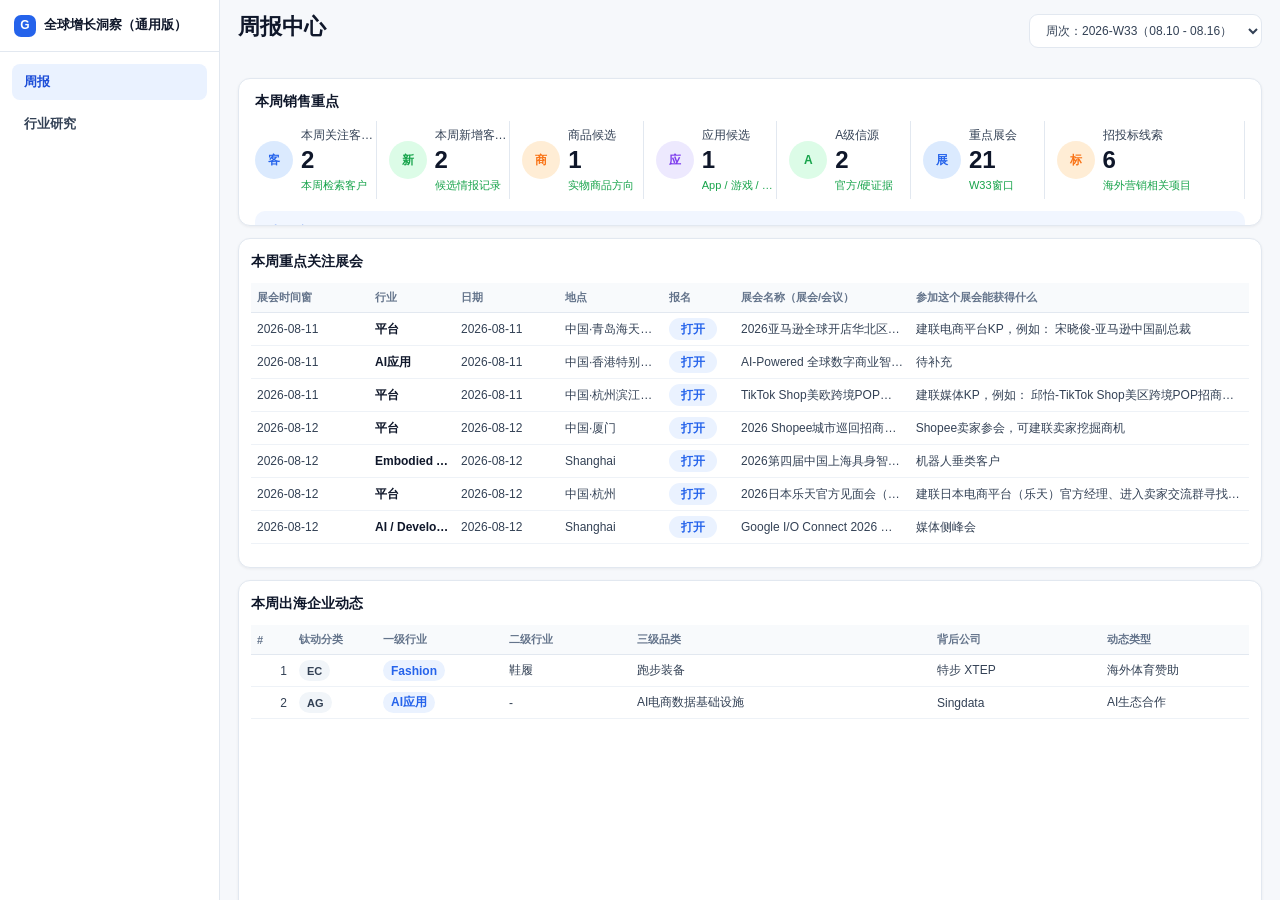
<file: portal/index.html>
<!doctype html>
<html lang="zh-CN">
<head>
  <meta charset="UTF-8" />
  <meta name="viewport" content="width=device-width, initial-scale=1.0" />
  <title>周报中心 · 全球增长洞察</title>
  <link rel="icon" href="data:image/svg+xml,%3Csvg xmlns='http://www.w3.org/2000/svg' viewBox='0 0 16 16'%3E%3Crect width='16' height='16' rx='3' fill='%232563eb'/%3E%3Ctext x='8' y='11' font-size='9' text-anchor='middle' fill='white' font-family='Arial'%3EG%3C/text%3E%3C/svg%3E" />
  <script>
    if (window.location.hash === "#market") {
      window.location.replace("./pages/market/?l1=Gaming");
    }
  </script>
  <link rel="stylesheet" href="./assets/intelligence_workbench_v1.css?v=20260720-weekly-w30" />
</head>
<body class="weekly-page">
  <div class="app-shell weekly-shell">
    <aside class="app-sidebar">
      <div class="brand-row"><span class="brand-mark">G</span><span>全球增长洞察（通用版）</span></div>
      <nav class="side-nav">
        <a class="active" href="./">周报</a>
        <a href="./pages/market/?l1=Gaming">行业研究</a>
      </nav>
      <footer class="sidebar-foot"></footer>
    </aside>

    <main class="app-main weekly-main">
      <section class="weekly-content portal-view active" id="weekly-view">
        <header class="report-header">
          <div>
            <h1 class="report-title">周报中心</h1>
          </div>
          <select class="week-selector" aria-label="周次">
            <option value="W33" selected>周次：2026-W33（08.10 - 08.16）</option>
            <option value="W32">周次：2026-W32（08.03 - 08.09）</option>
            <option value="W31">周次：2026-W31（07.28 - 08.03）</option>
            <option value="W30">周次：2026-W30（07.21 - 07.27）</option>
            <option value="W29">周次：2026-W29（07.14 - 07.20）</option>
            <option value="W28">周次：2026-W28（07.07 - 07.13）</option>
            <option value="W27">周次：2026-W27（06.30 - 07.06）</option>
            <option value="W26">周次：2026-W26（06.23 - 06.29）</option>
            <option value="W25">周次：2026-W25（06.16 - 06.22）</option>
            <option value="W24">周次：2026-W24（06.09 - 06.15）</option>
          </select>
        </header>

        <section id="sales-focus"></section>

        <section class="report-row report-row-events">
          <article class="data-card event-window-card">
            <div class="card-title-row">
              <h2 class="card-title">本周重点关注展会</h2>
            </div>
            <div id="event-windows"></div>
          </article>
        </section>

        <section class="report-row report-row-customer">
          <article class="data-card customer-table-card">
            <div class="card-title-row">
              <h2 class="card-title">本周出海企业动态</h2>
            </div>
            <div id="customer-table"></div>
          </article>
        </section>

        <section class="report-row report-row-tenders">
          <article class="data-card tender-window-card">
            <div class="card-title-row">
              <h2 class="card-title">本周招投标线索</h2>
            </div>
            <div id="tender-opportunities"></div>
          </article>
        </section>

        <section class="report-row report-row-insight" style="display:none">
          <article class="data-card industry-brief-card">
            <div class="card-title-row">
              <h2 id="industry-brief-title" class="card-title">本周关注行业</h2>
              <select id="industry-filter" class="compact-select" aria-label="本周关注行业"></select>
            </div>
            <div id="industry-brief"></div>
          </article>
          <article class="data-card similar-customers-card">
            <h2 id="similar-title" class="card-title">同类客户</h2>
            <div id="similar-customers"></div>
          </article>
        </section>
      </section>
    </main>
  </div>
  <script src="./assets/common.js"></script>
  <script src="./assets/weekly_report_v1.js?v=20260810-template-values"></script>
</body>
</html>
</file>
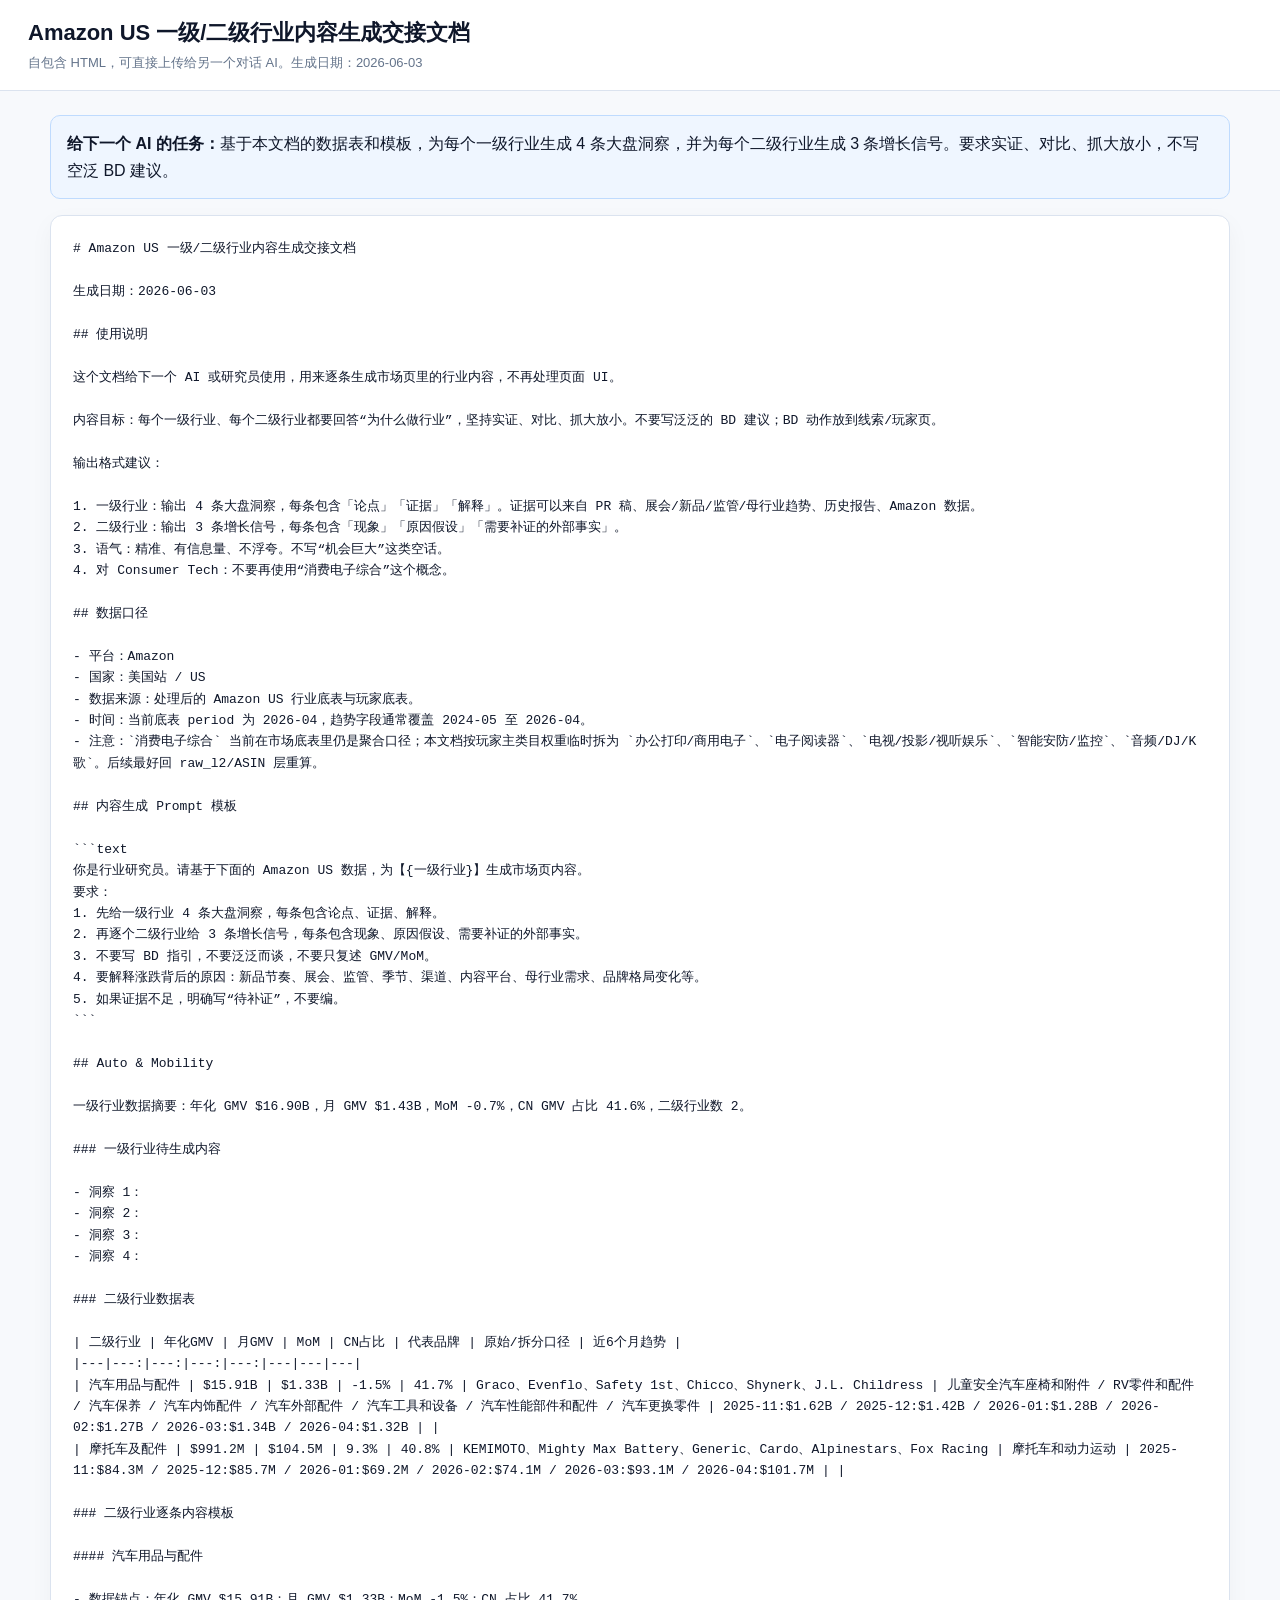
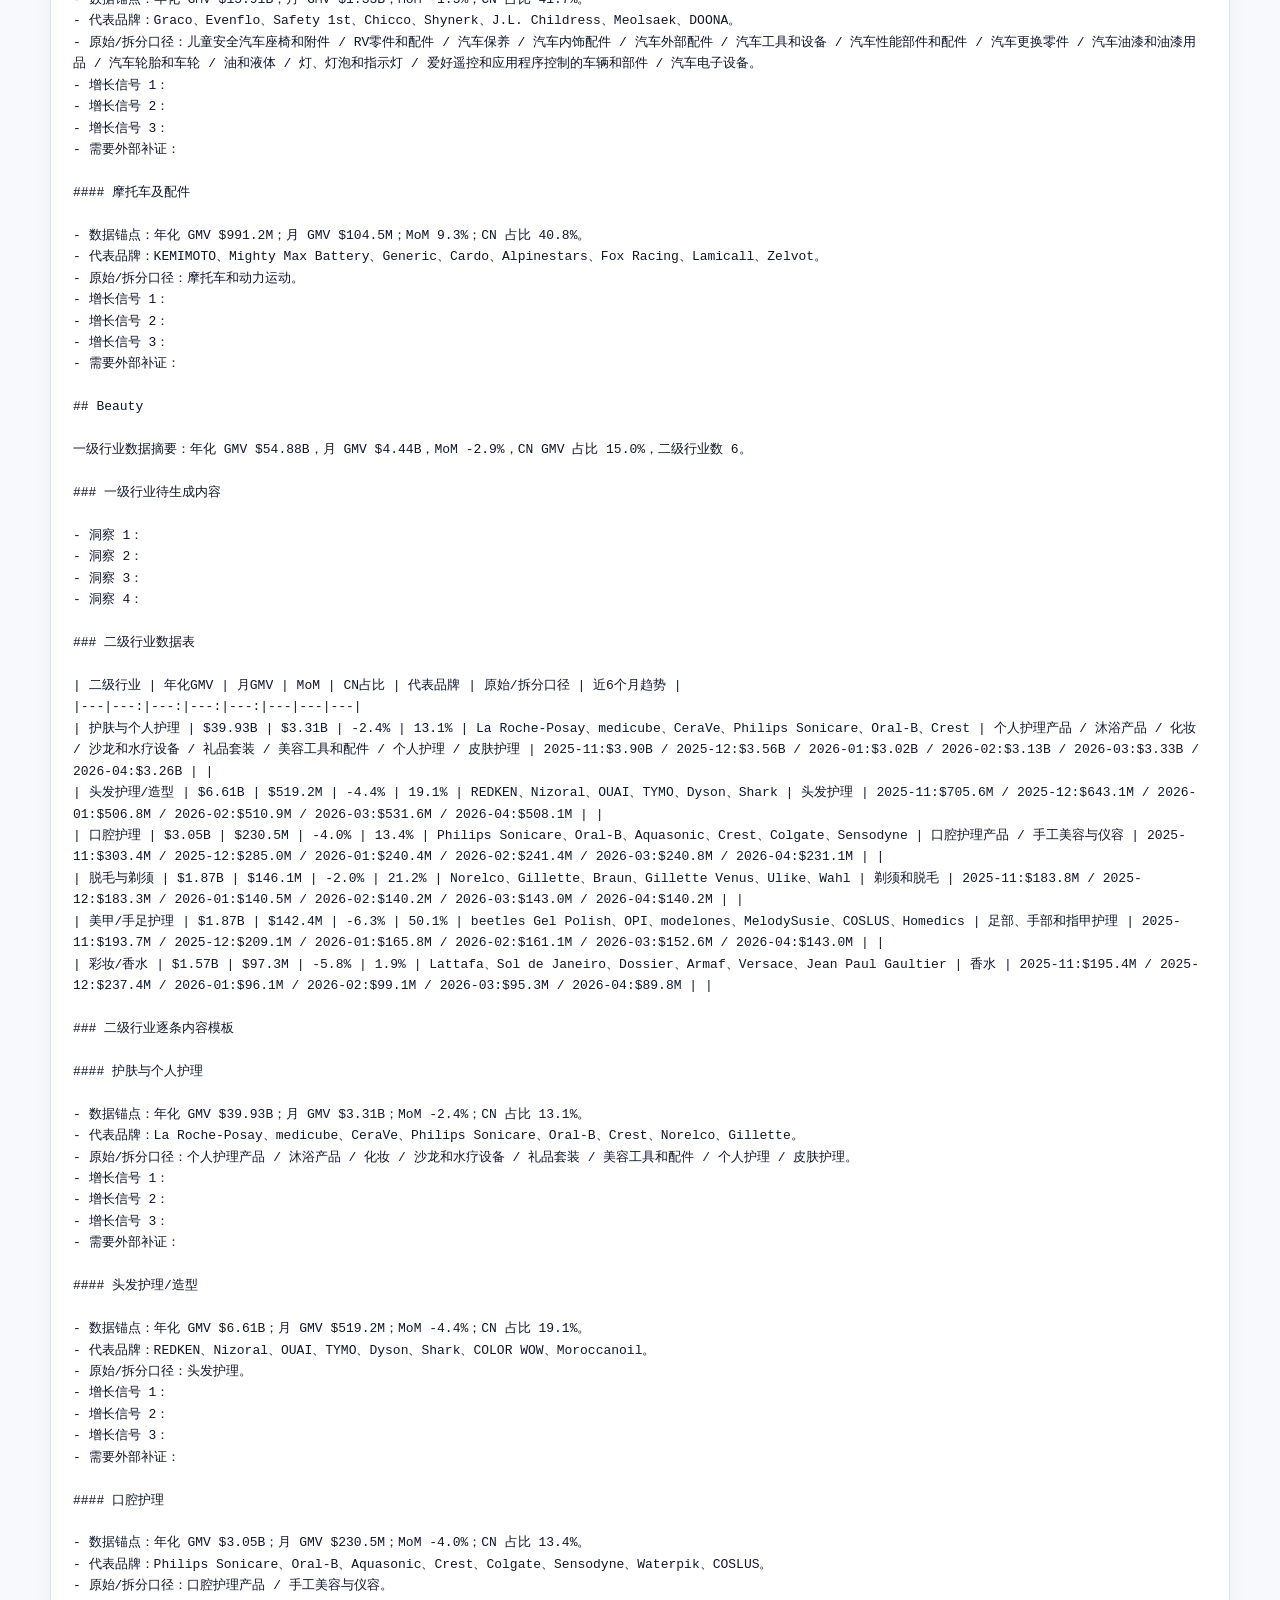
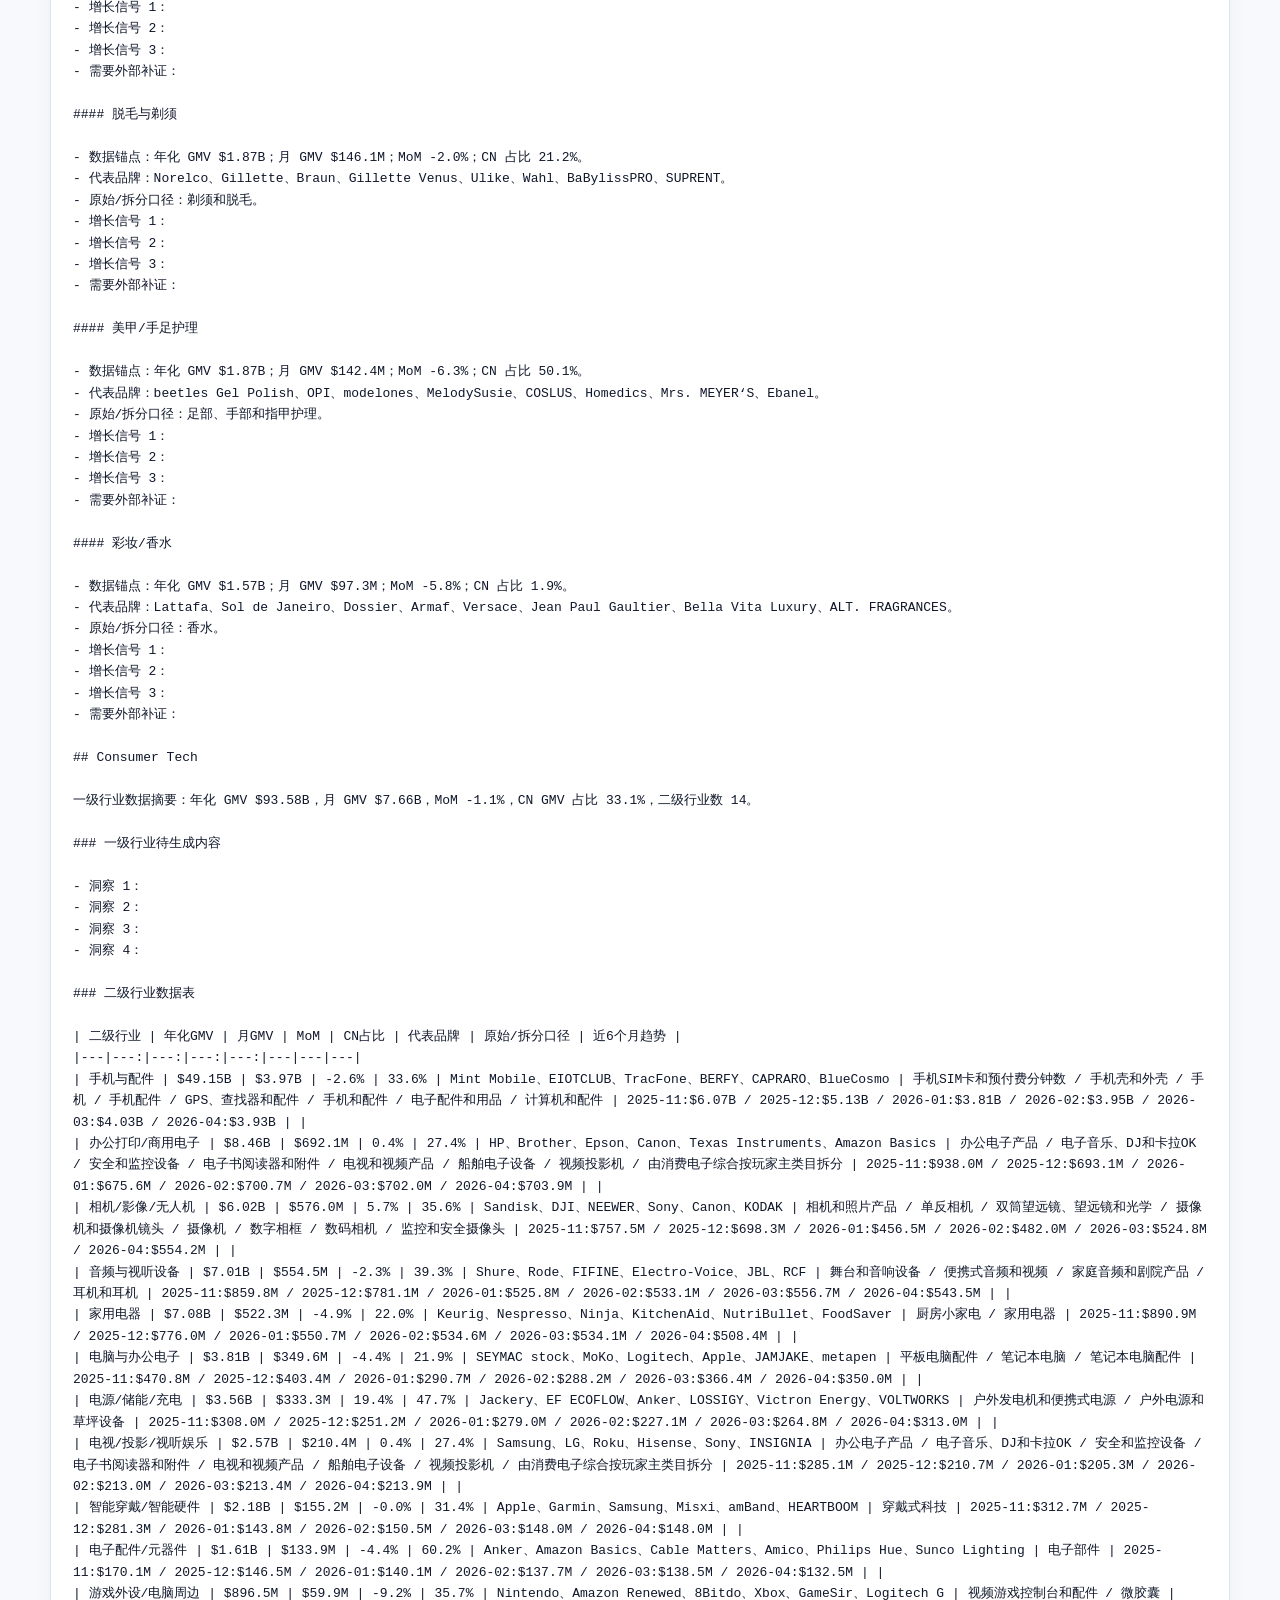
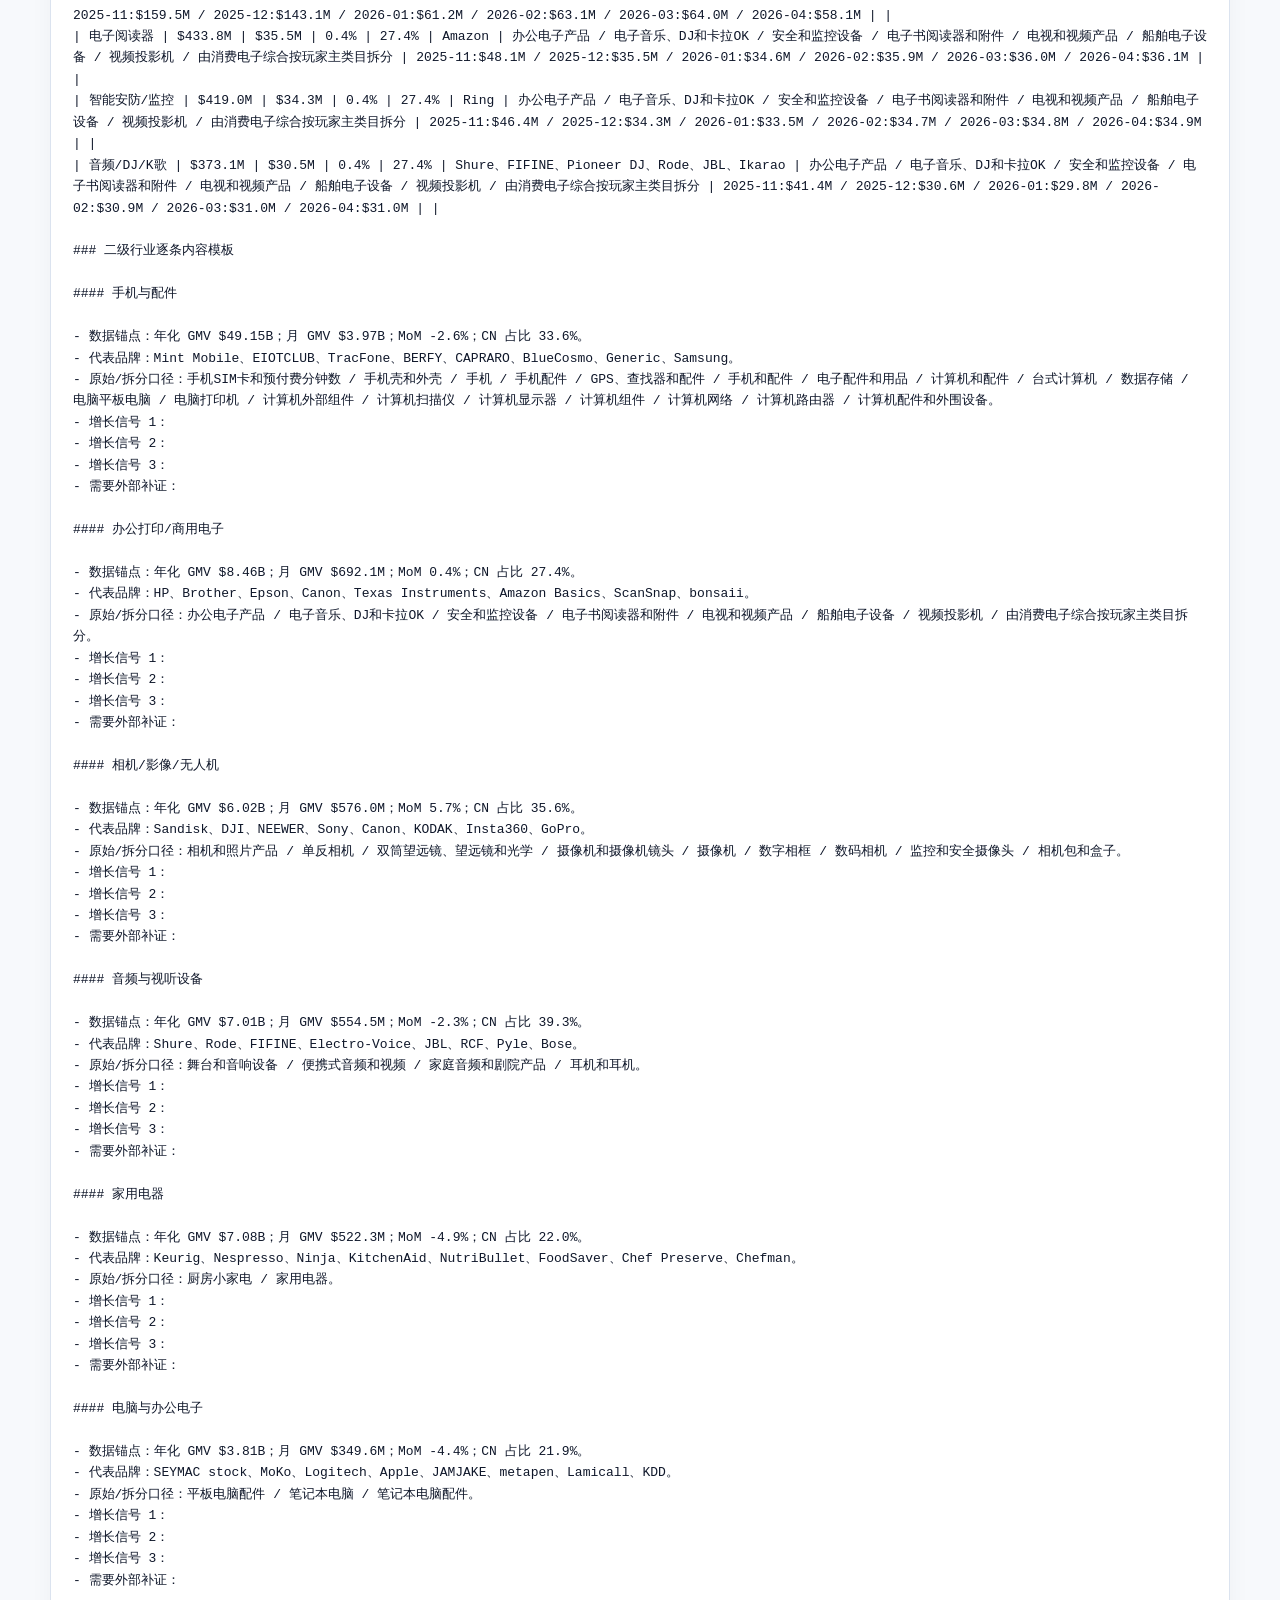
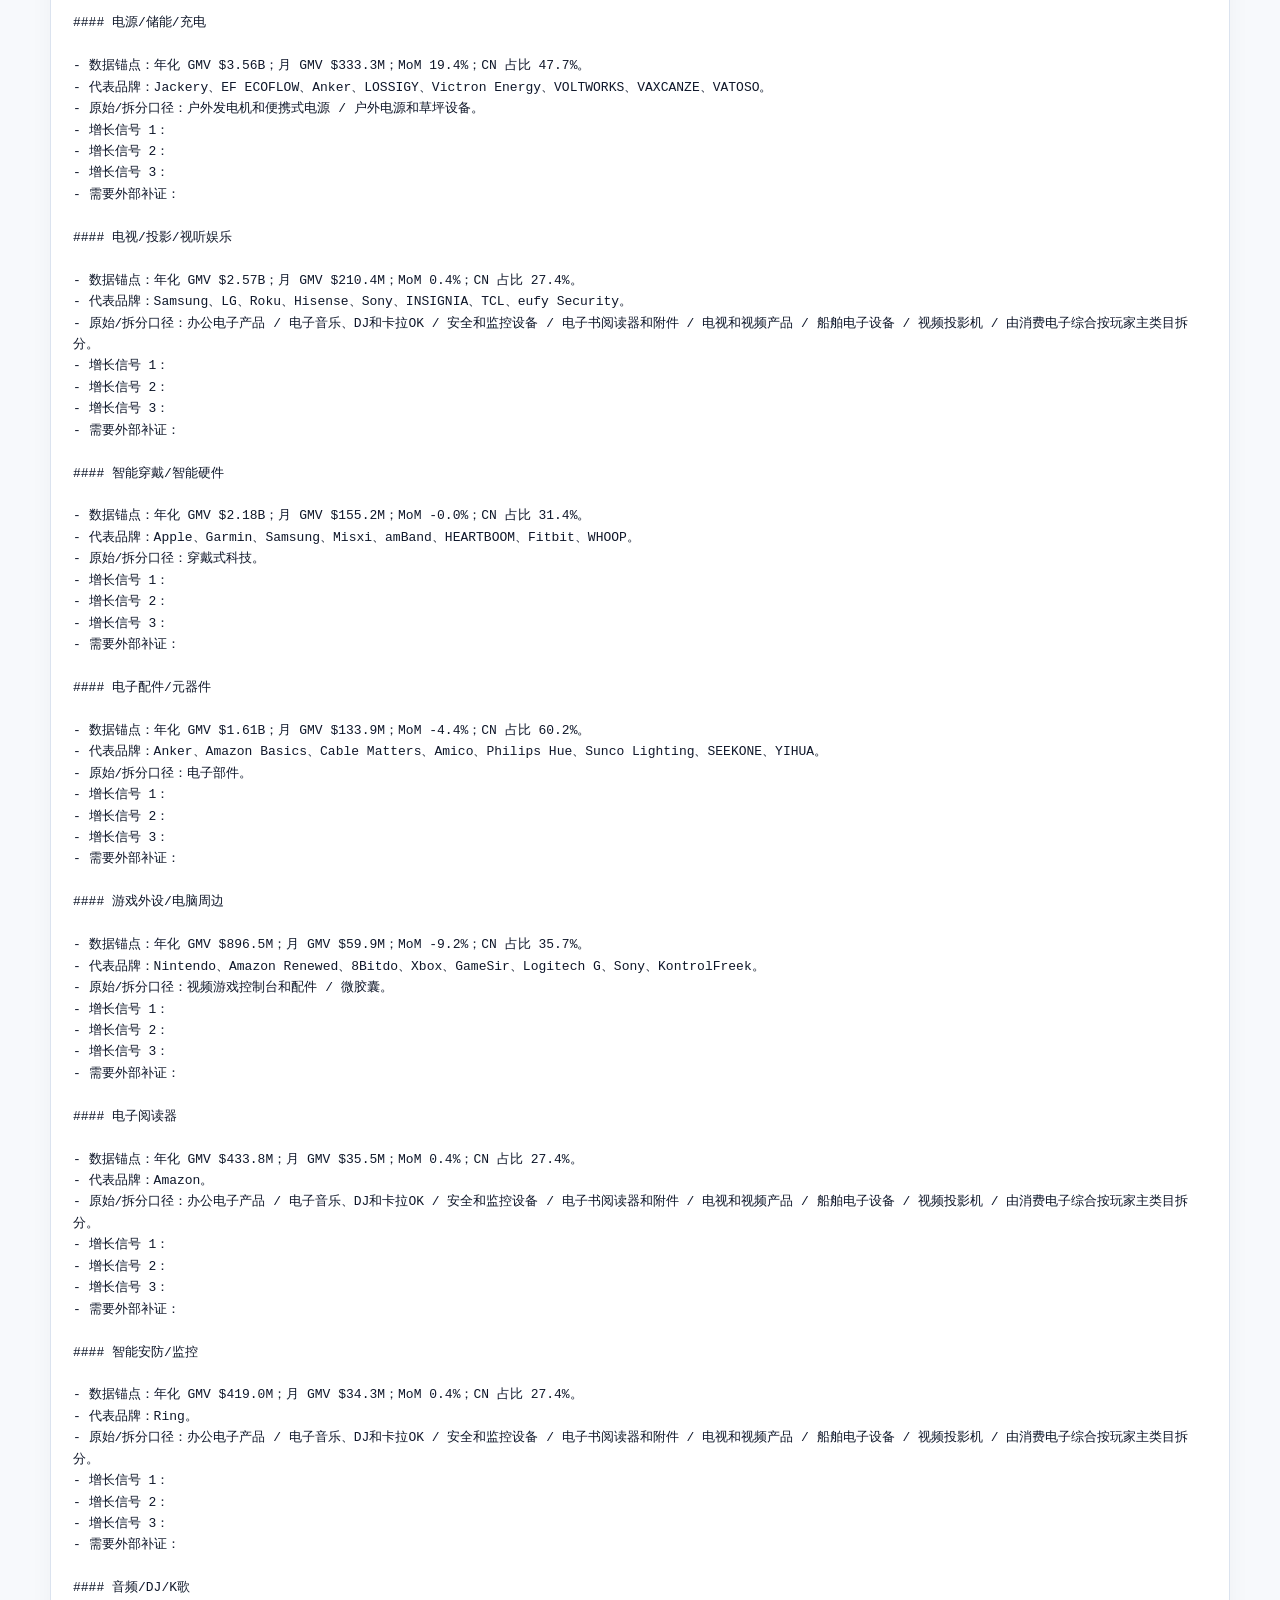
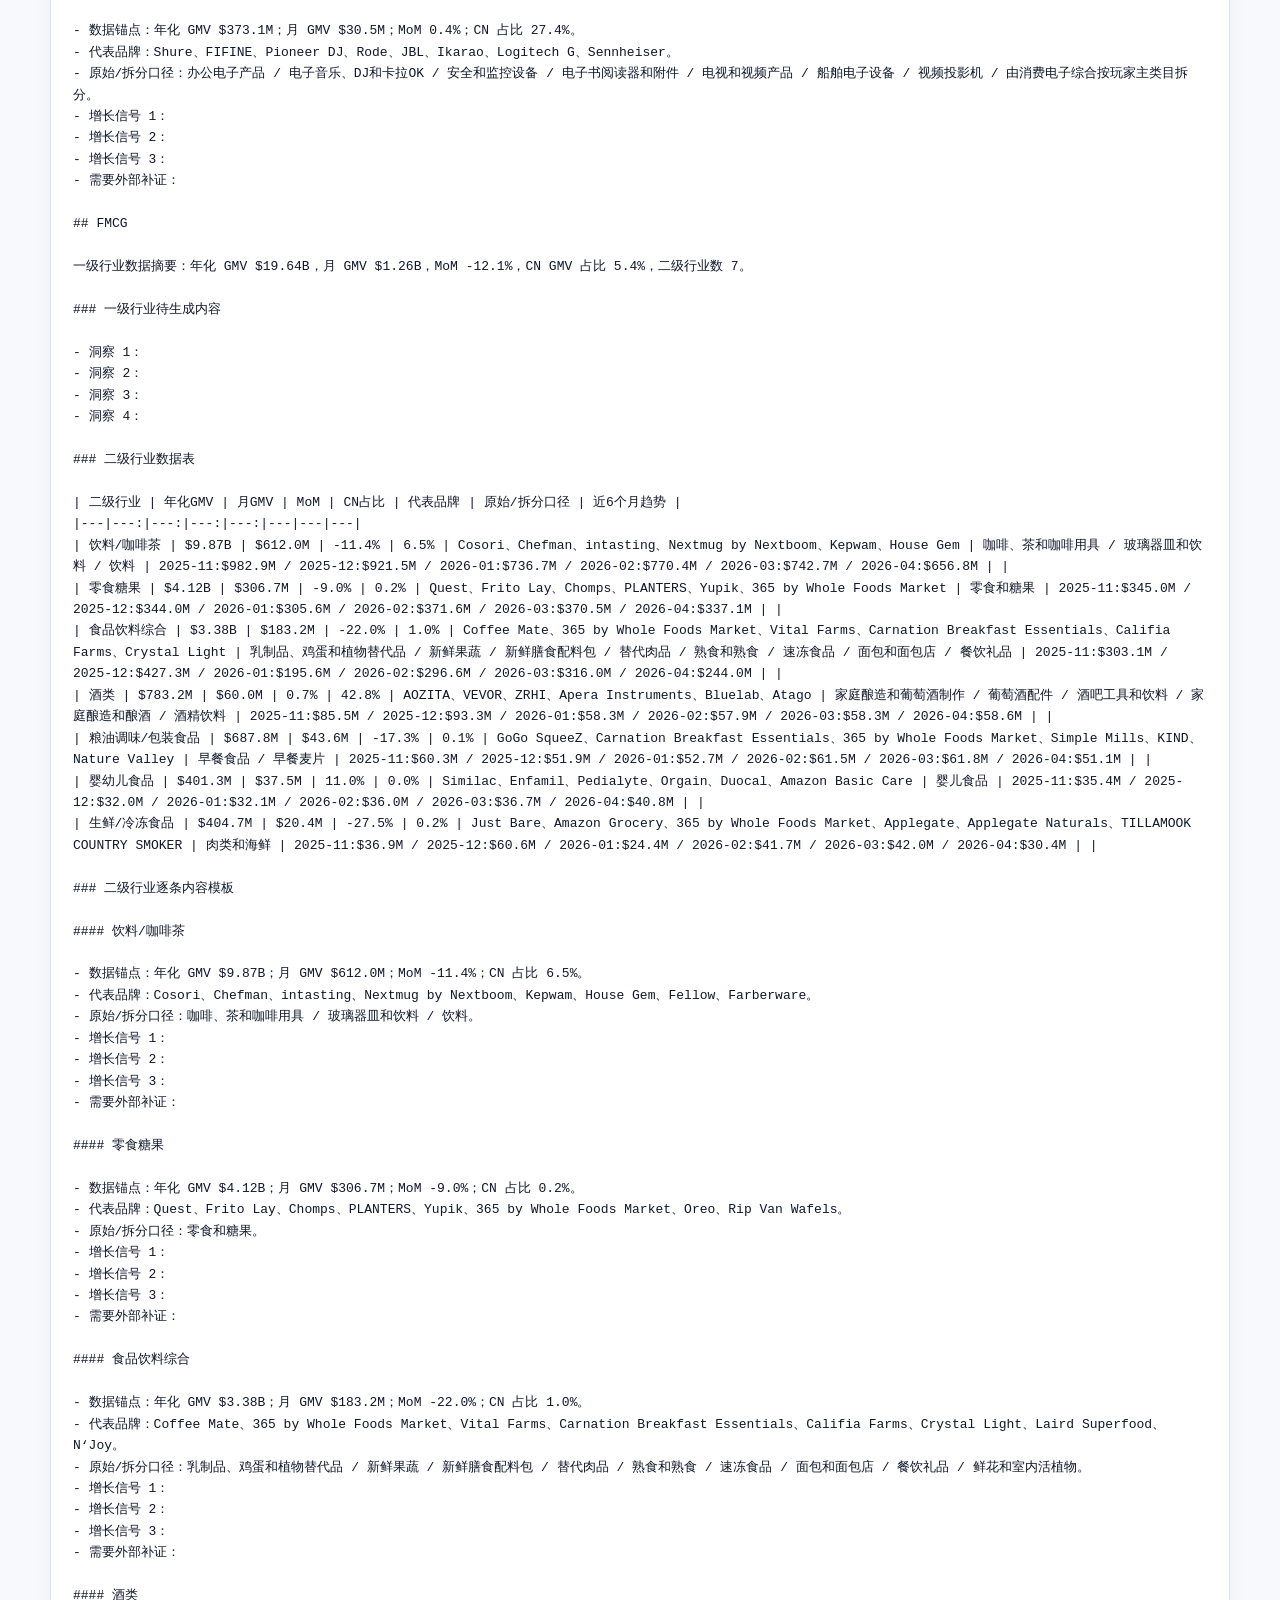
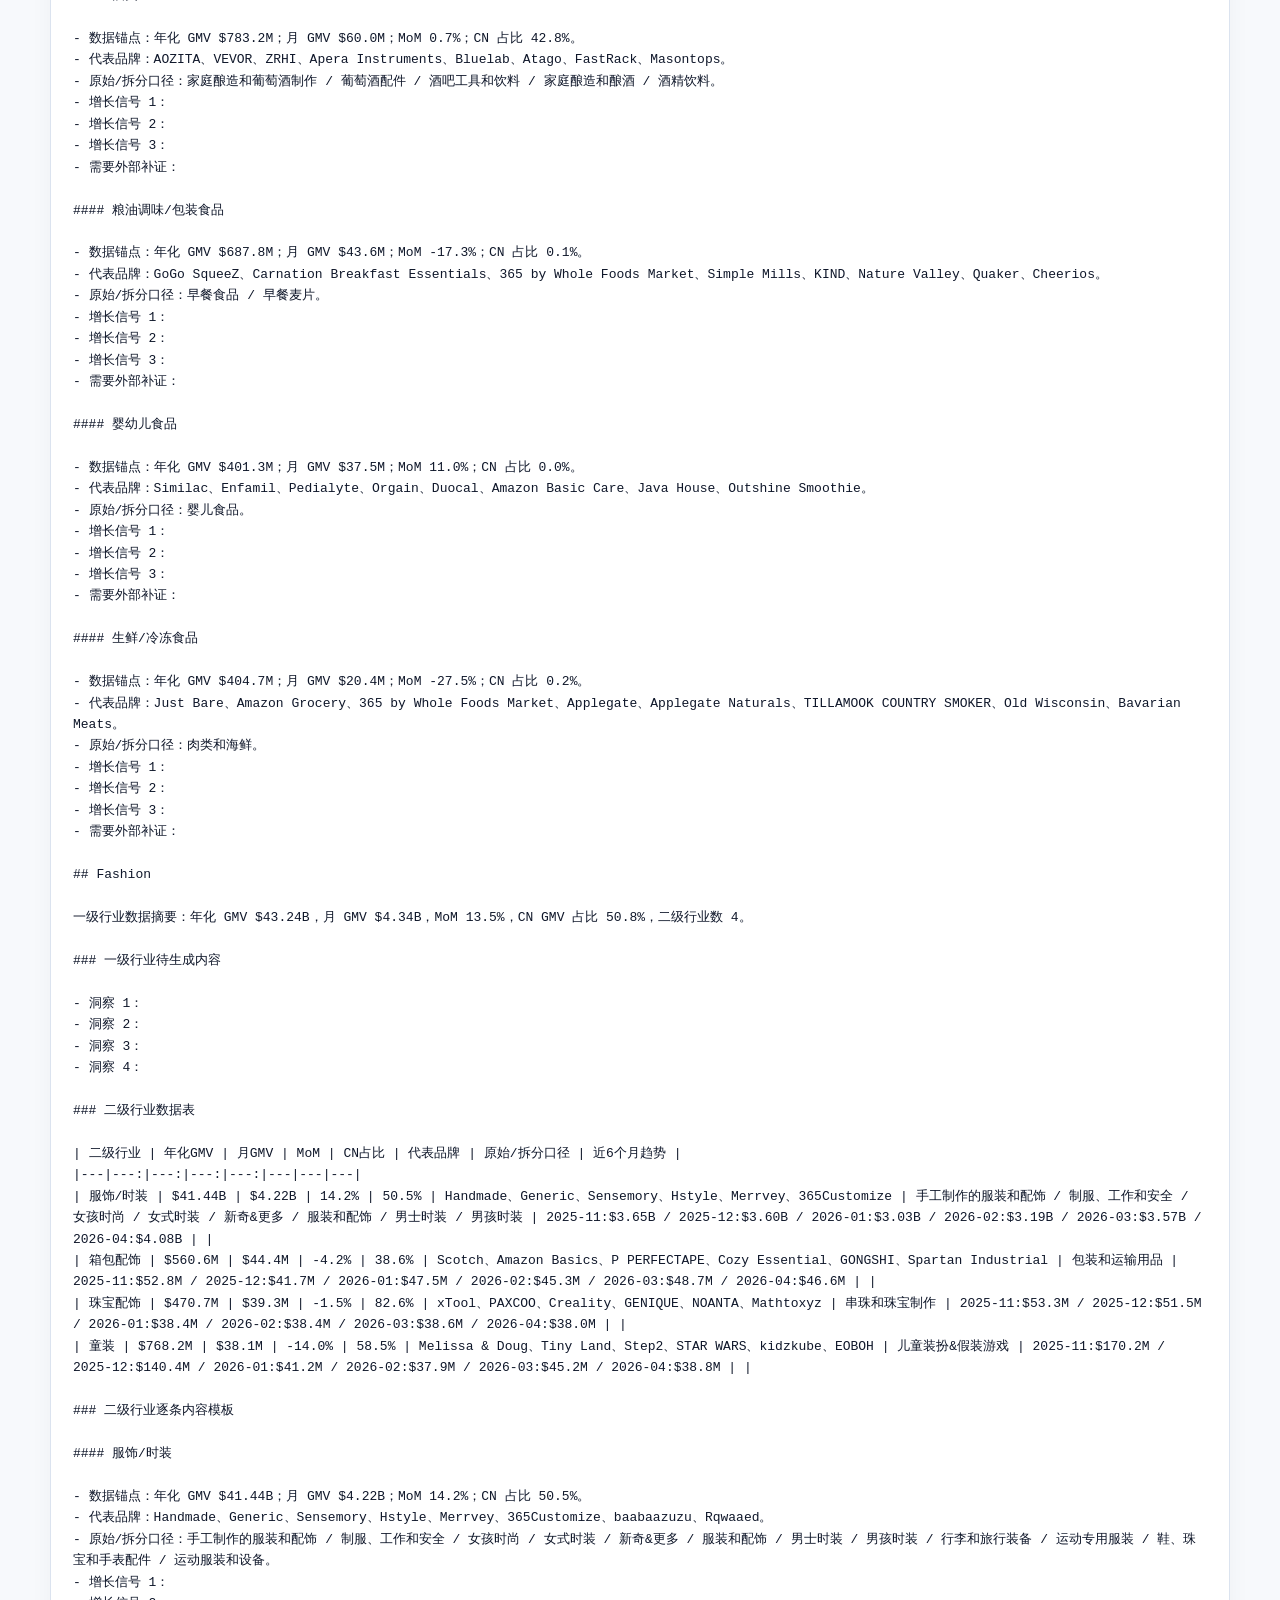
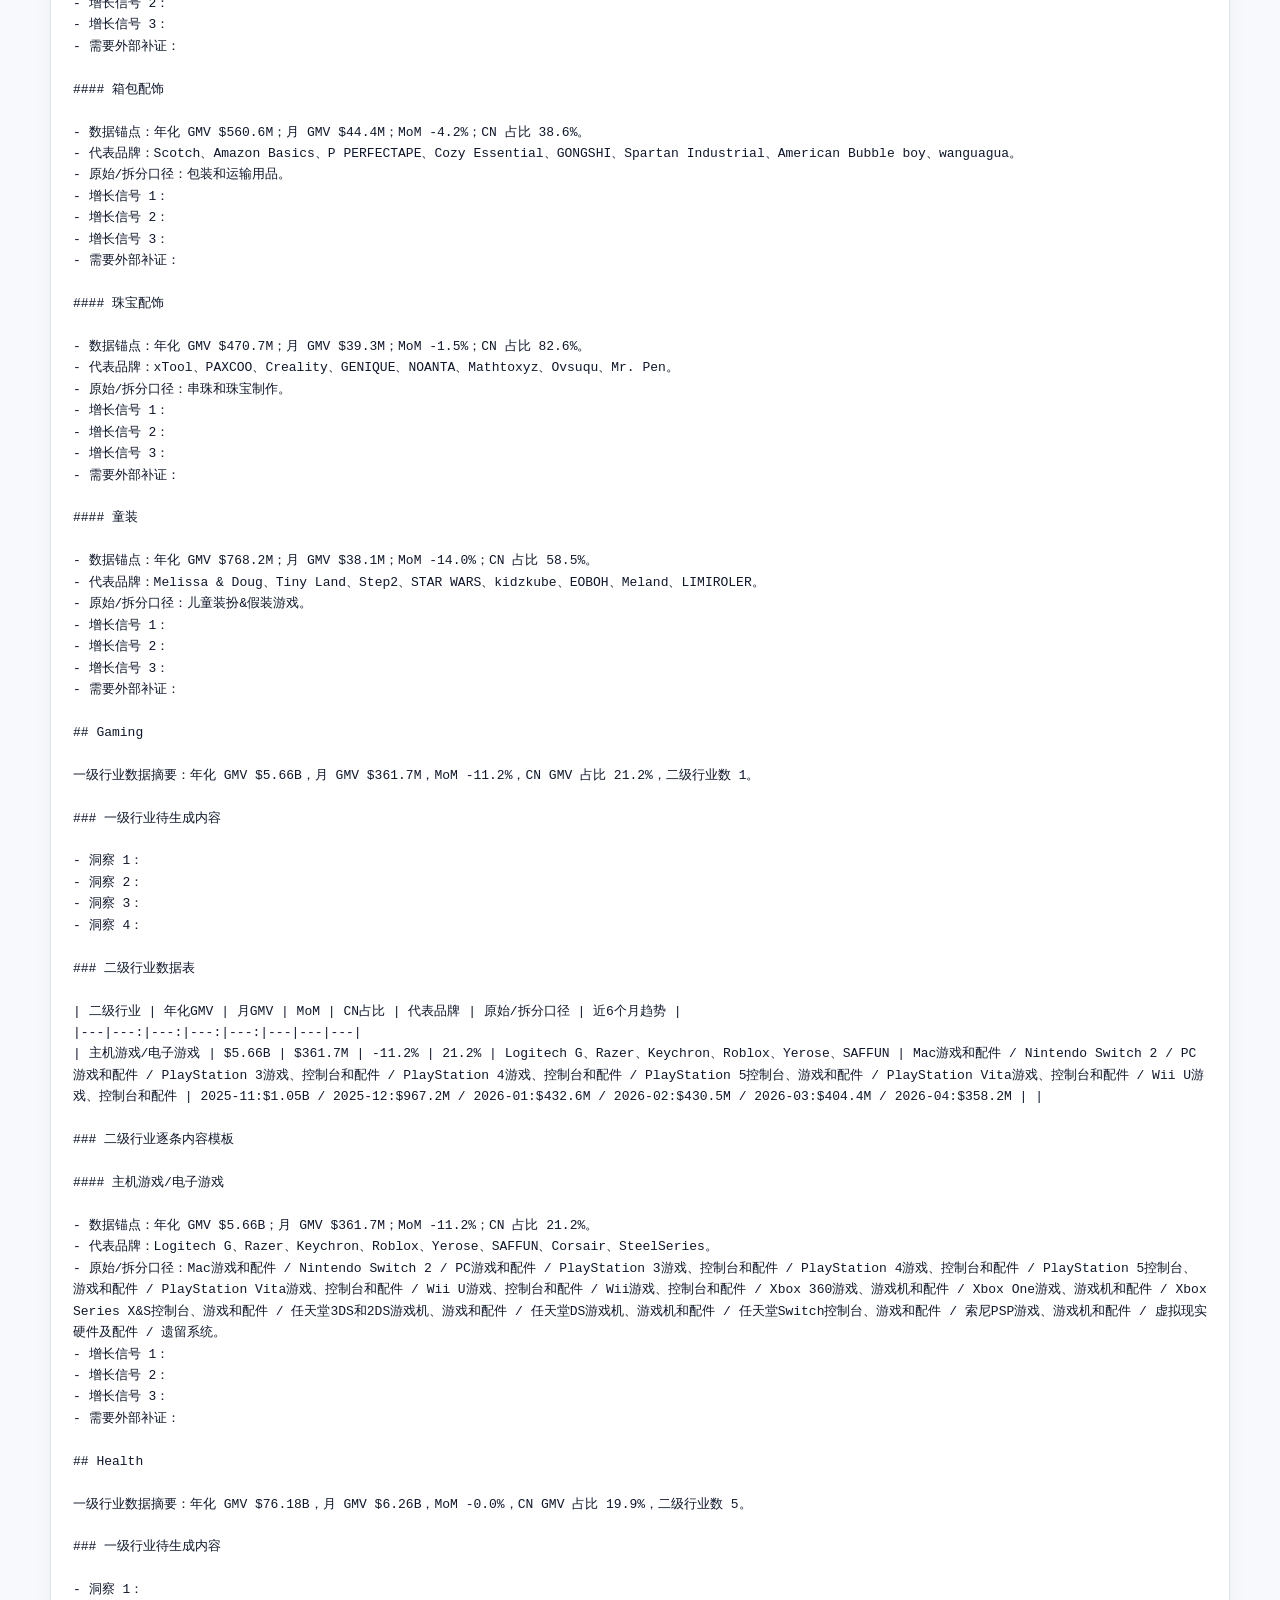
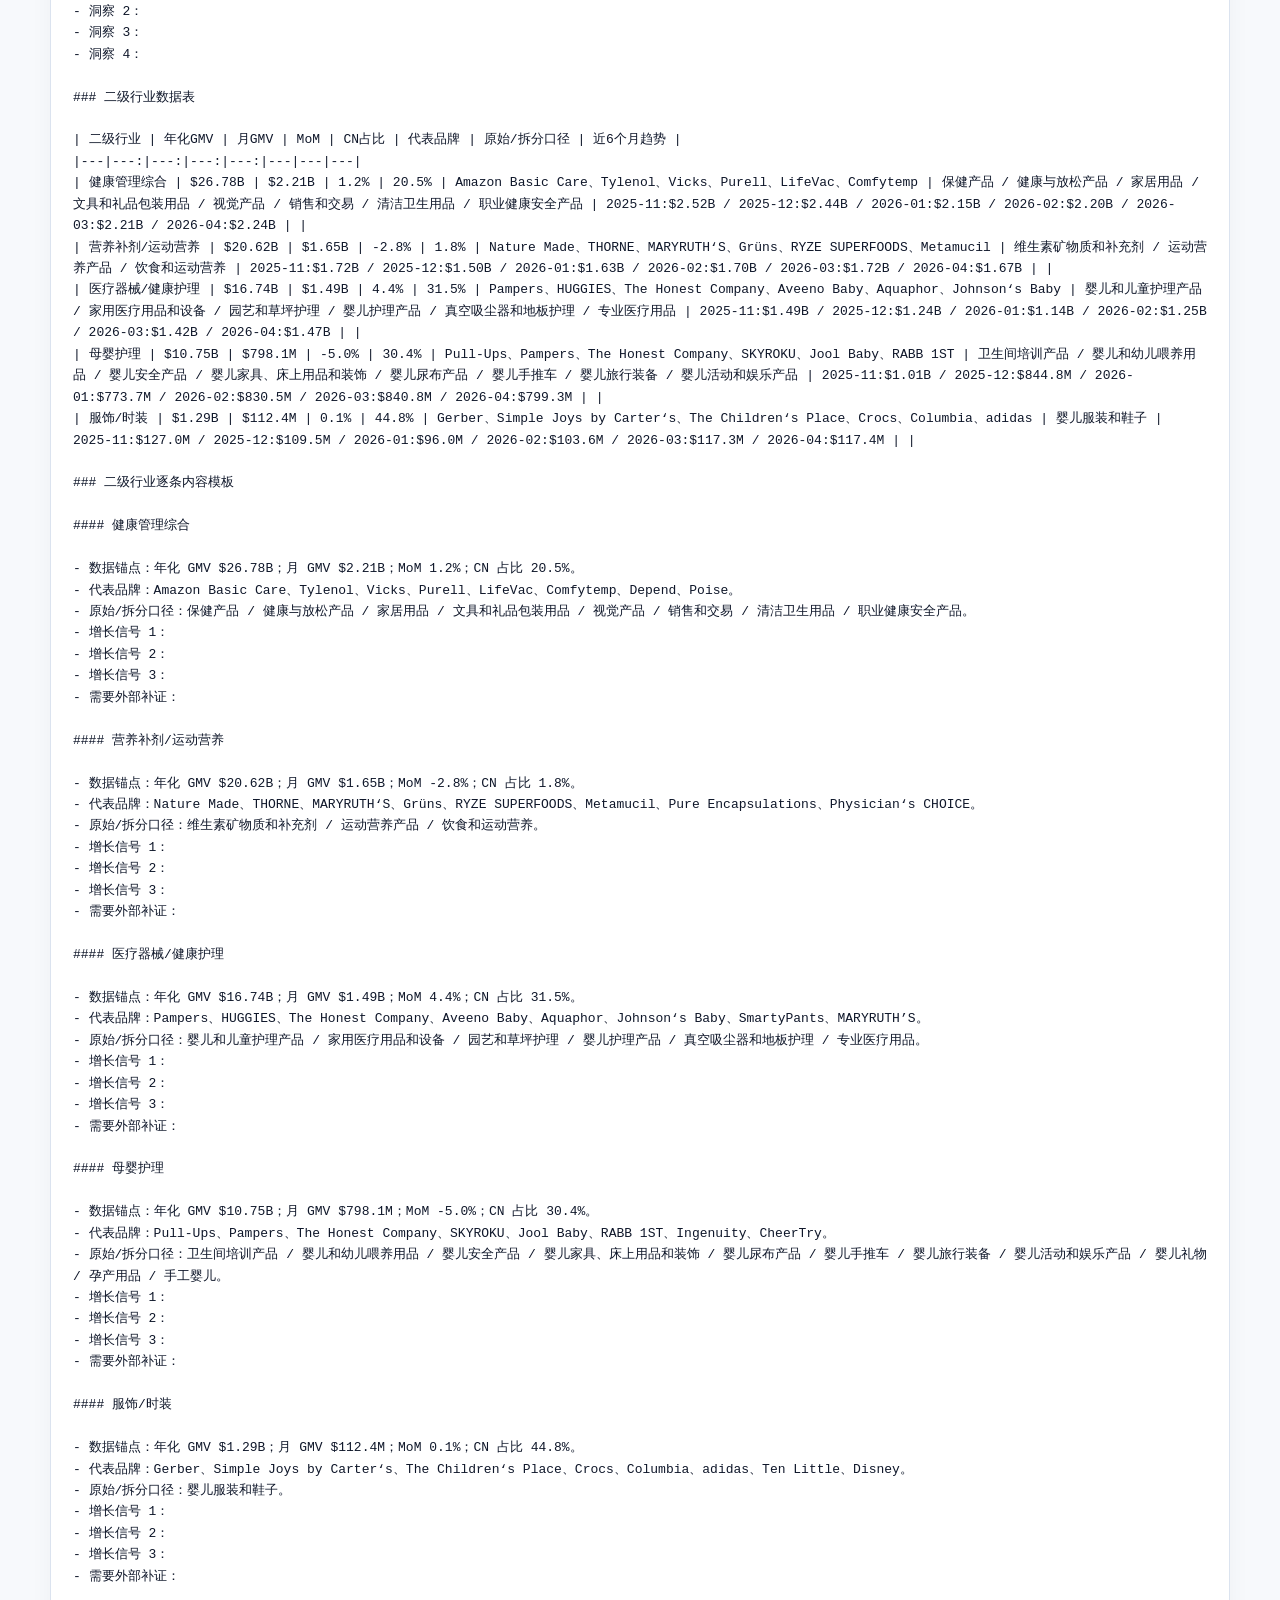
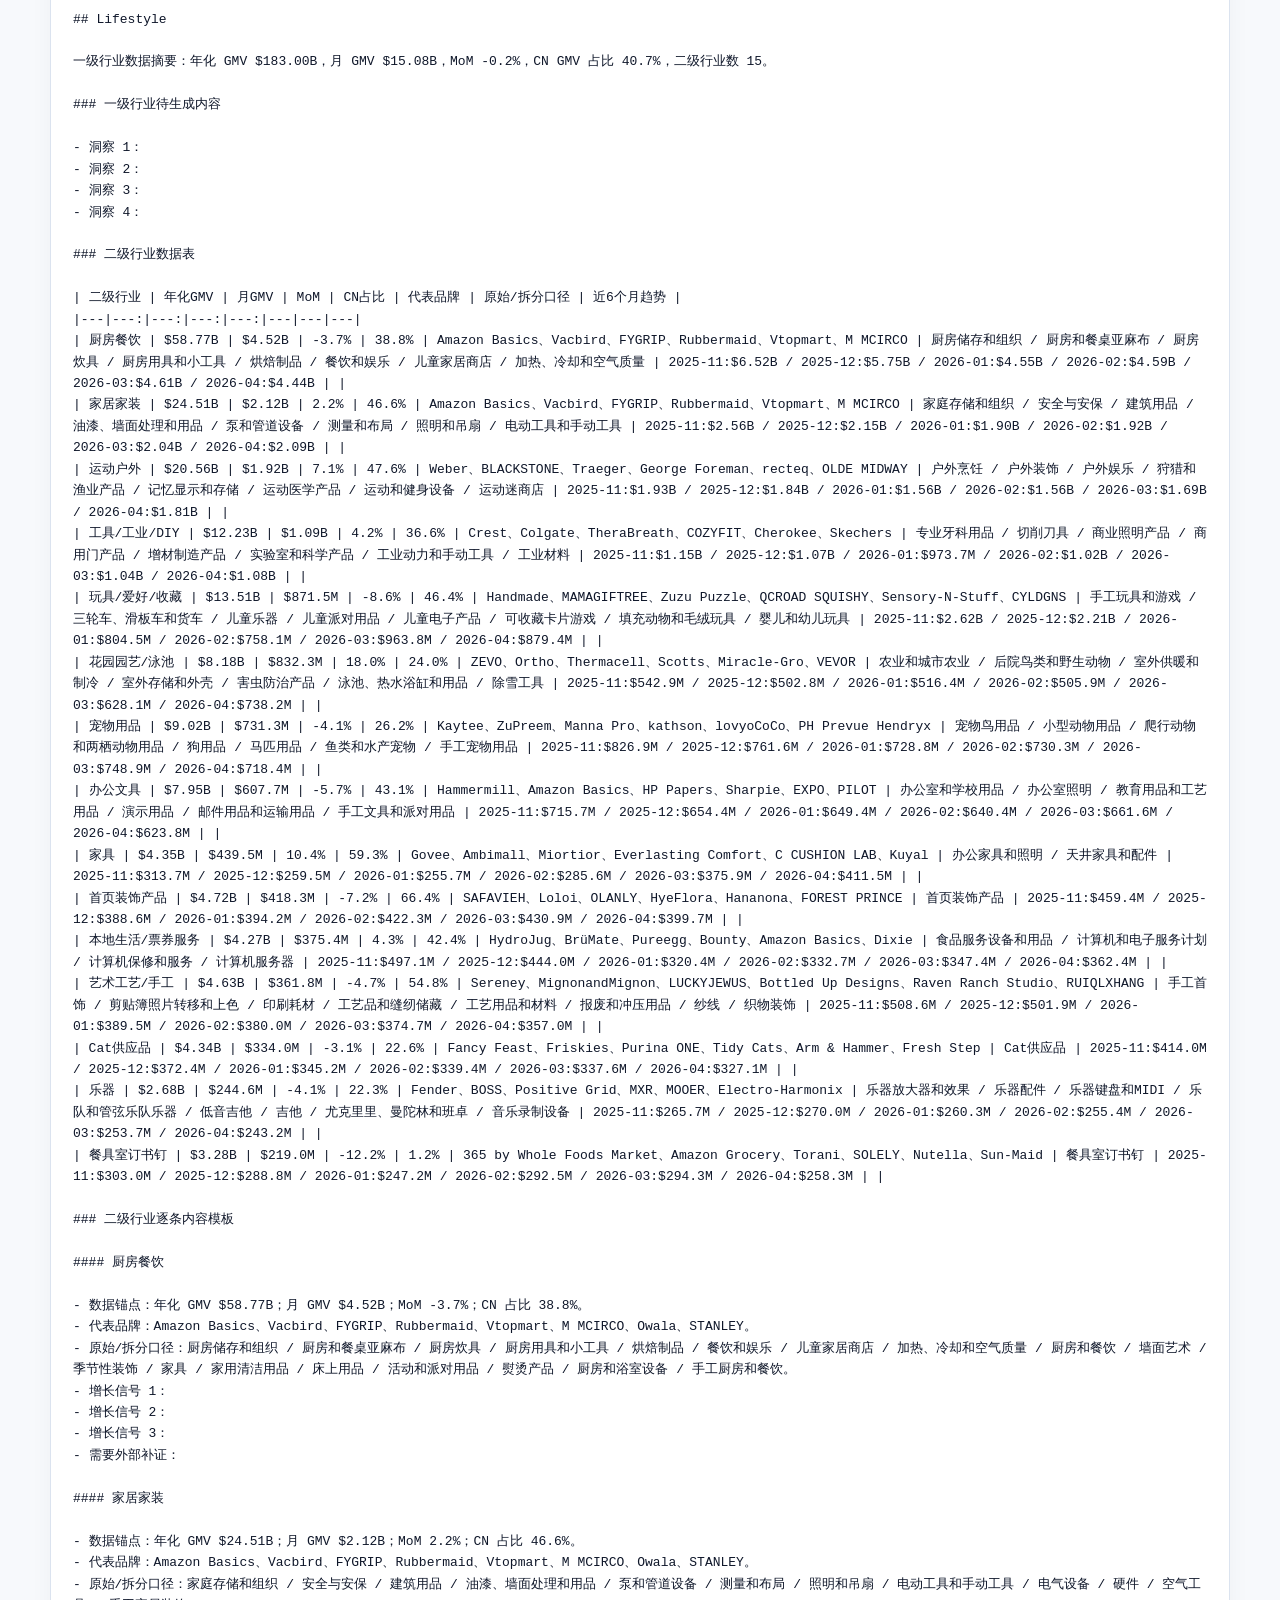
<file: docs/industry_content_brief_for_next_ai_2026_06_03.html>
<!doctype html>
<html lang="zh-CN">
<head>
  <meta charset="utf-8" />
  <meta name="viewport" content="width=device-width, initial-scale=1" />
  <title>Amazon US 行业内容生成交接文档</title>
  <style>
    body{margin:0;background:#f7f9fc;color:#0f172a;font-family:-apple-system,BlinkMacSystemFont,"Segoe UI","Microsoft YaHei",Arial,sans-serif}
    header{position:sticky;top:0;background:#fff;border-bottom:1px solid #dbe3ef;padding:18px 28px;z-index:2}
    h1{font-size:22px;margin:0 0 6px}
    .meta{font-size:13px;color:#64748b}
    main{max-width:1180px;margin:0 auto;padding:24px}
    .note{background:#eff6ff;border:1px solid #bfdbfe;border-radius:10px;padding:14px 16px;margin-bottom:16px;line-height:1.7}
    pre{white-space:pre-wrap;word-break:break-word;background:#fff;border:1px solid #dbe3ef;border-radius:12px;padding:22px;line-height:1.65;font-size:13px;box-shadow:0 8px 24px rgba(15,23,42,.04)}
    .hint{font-size:12px;color:#64748b;margin-top:12px}
  </style>
</head>
<body>
  <header>
    <h1>Amazon US 一级/二级行业内容生成交接文档</h1>
    <div class="meta">自包含 HTML，可直接上传给另一个对话 AI。生成日期：2026-06-03</div>
  </header>
  <main>
    <section class="note">
      <strong>给下一个 AI 的任务：</strong>基于本文档的数据表和模板，为每个一级行业生成 4 条大盘洞察，并为每个二级行业生成 3 条增长信号。要求实证、对比、抓大放小，不写空泛 BD 建议。
    </section>
    <pre># Amazon US 一级/二级行业内容生成交接文档

生成日期：2026-06-03

## 使用说明

这个文档给下一个 AI 或研究员使用，用来逐条生成市场页里的行业内容，不再处理页面 UI。

内容目标：每个一级行业、每个二级行业都要回答“为什么做行业”，坚持实证、对比、抓大放小。不要写泛泛的 BD 建议；BD 动作放到线索/玩家页。

输出格式建议：

1. 一级行业：输出 4 条大盘洞察，每条包含「论点」「证据」「解释」。证据可以来自 PR 稿、展会/新品/监管/母行业趋势、历史报告、Amazon 数据。
2. 二级行业：输出 3 条增长信号，每条包含「现象」「原因假设」「需要补证的外部事实」。
3. 语气：精准、有信息量、不浮夸。不写“机会巨大”这类空话。
4. 对 Consumer Tech：不要再使用“消费电子综合”这个概念。

## 数据口径

- 平台：Amazon
- 国家：美国站 / US
- 数据来源：处理后的 Amazon US 行业底表与玩家底表。
- 时间：当前底表 period 为 2026-04，趋势字段通常覆盖 2024-05 至 2026-04。
- 注意：`消费电子综合` 当前在市场底表里仍是聚合口径；本文档按玩家主类目权重临时拆为 `办公打印/商用电子`、`电子阅读器`、`电视/投影/视听娱乐`、`智能安防/监控`、`音频/DJ/K歌`。后续最好回 raw_l2/ASIN 层重算。

## 内容生成 Prompt 模板

```text
你是行业研究员。请基于下面的 Amazon US 数据，为【{一级行业}】生成市场页内容。
要求：
1. 先给一级行业 4 条大盘洞察，每条包含论点、证据、解释。
2. 再逐个二级行业给 3 条增长信号，每条包含现象、原因假设、需要补证的外部事实。
3. 不要写 BD 指引，不要泛泛而谈，不要只复述 GMV/MoM。
4. 要解释涨跌背后的原因：新品节奏、展会、监管、季节、渠道、内容平台、母行业需求、品牌格局变化等。
5. 如果证据不足，明确写“待补证”，不要编。
```

## Auto &amp; Mobility

一级行业数据摘要：年化 GMV $16.90B，月 GMV $1.43B，MoM -0.7%，CN GMV 占比 41.6%，二级行业数 2。

### 一级行业待生成内容

- 洞察 1：
- 洞察 2：
- 洞察 3：
- 洞察 4：

### 二级行业数据表

| 二级行业 | 年化GMV | 月GMV | MoM | CN占比 | 代表品牌 | 原始/拆分口径 | 近6个月趋势 |
|---|---:|---:|---:|---:|---|---|---|
| 汽车用品与配件 | $15.91B | $1.33B | -1.5% | 41.7% | Graco、Evenflo、Safety 1st、Chicco、Shynerk、J.L. Childress | 儿童安全汽车座椅和附件 / RV零件和配件 / 汽车保养 / 汽车内饰配件 / 汽车外部配件 / 汽车工具和设备 / 汽车性能部件和配件 / 汽车更换零件 | 2025-11:$1.62B / 2025-12:$1.42B / 2026-01:$1.28B / 2026-02:$1.27B / 2026-03:$1.34B / 2026-04:$1.32B | |
| 摩托车及配件 | $991.2M | $104.5M | 9.3% | 40.8% | KEMIMOTO、Mighty Max Battery、Generic、Cardo、Alpinestars、Fox Racing | 摩托车和动力运动 | 2025-11:$84.3M / 2025-12:$85.7M / 2026-01:$69.2M / 2026-02:$74.1M / 2026-03:$93.1M / 2026-04:$101.7M | |

### 二级行业逐条内容模板

#### 汽车用品与配件

- 数据锚点：年化 GMV $15.91B；月 GMV $1.33B；MoM -1.5%；CN 占比 41.7%。
- 代表品牌：Graco、Evenflo、Safety 1st、Chicco、Shynerk、J.L. Childress、Meolsaek、DOONA。
- 原始/拆分口径：儿童安全汽车座椅和附件 / RV零件和配件 / 汽车保养 / 汽车内饰配件 / 汽车外部配件 / 汽车工具和设备 / 汽车性能部件和配件 / 汽车更换零件 / 汽车油漆和油漆用品 / 汽车轮胎和车轮 / 油和液体 / 灯、灯泡和指示灯 / 爱好遥控和应用程序控制的车辆和部件 / 汽车电子设备。
- 增长信号 1：
- 增长信号 2：
- 增长信号 3：
- 需要外部补证：

#### 摩托车及配件

- 数据锚点：年化 GMV $991.2M；月 GMV $104.5M；MoM 9.3%；CN 占比 40.8%。
- 代表品牌：KEMIMOTO、Mighty Max Battery、Generic、Cardo、Alpinestars、Fox Racing、Lamicall、Zelvot。
- 原始/拆分口径：摩托车和动力运动。
- 增长信号 1：
- 增长信号 2：
- 增长信号 3：
- 需要外部补证：

## Beauty

一级行业数据摘要：年化 GMV $54.88B，月 GMV $4.44B，MoM -2.9%，CN GMV 占比 15.0%，二级行业数 6。

### 一级行业待生成内容

- 洞察 1：
- 洞察 2：
- 洞察 3：
- 洞察 4：

### 二级行业数据表

| 二级行业 | 年化GMV | 月GMV | MoM | CN占比 | 代表品牌 | 原始/拆分口径 | 近6个月趋势 |
|---|---:|---:|---:|---:|---|---|---|
| 护肤与个人护理 | $39.93B | $3.31B | -2.4% | 13.1% | La Roche-Posay、medicube、CeraVe、Philips Sonicare、Oral-B、Crest | 个人护理产品 / 沐浴产品 / 化妆 / 沙龙和水疗设备 / 礼品套装 / 美容工具和配件 / 个人护理 / 皮肤护理 | 2025-11:$3.90B / 2025-12:$3.56B / 2026-01:$3.02B / 2026-02:$3.13B / 2026-03:$3.33B / 2026-04:$3.26B | |
| 头发护理/造型 | $6.61B | $519.2M | -4.4% | 19.1% | REDKEN、Nizoral、OUAI、TYMO、Dyson、Shark | 头发护理 | 2025-11:$705.6M / 2025-12:$643.1M / 2026-01:$506.8M / 2026-02:$510.9M / 2026-03:$531.6M / 2026-04:$508.1M | |
| 口腔护理 | $3.05B | $230.5M | -4.0% | 13.4% | Philips Sonicare、Oral-B、Aquasonic、Crest、Colgate、Sensodyne | 口腔护理产品 / 手工美容与仪容 | 2025-11:$303.4M / 2025-12:$285.0M / 2026-01:$240.4M / 2026-02:$241.4M / 2026-03:$240.8M / 2026-04:$231.1M | |
| 脱毛与剃须 | $1.87B | $146.1M | -2.0% | 21.2% | Norelco、Gillette、Braun、Gillette Venus、Ulike、Wahl | 剃须和脱毛 | 2025-11:$183.8M / 2025-12:$183.3M / 2026-01:$140.5M / 2026-02:$140.2M / 2026-03:$143.0M / 2026-04:$140.2M | |
| 美甲/手足护理 | $1.87B | $142.4M | -6.3% | 50.1% | beetles Gel Polish、OPI、modelones、MelodySusie、COSLUS、Homedics | 足部、手部和指甲护理 | 2025-11:$193.7M / 2025-12:$209.1M / 2026-01:$165.8M / 2026-02:$161.1M / 2026-03:$152.6M / 2026-04:$143.0M | |
| 彩妆/香水 | $1.57B | $97.3M | -5.8% | 1.9% | Lattafa、Sol de Janeiro、Dossier、Armaf、Versace、Jean Paul Gaultier | 香水 | 2025-11:$195.4M / 2025-12:$237.4M / 2026-01:$96.1M / 2026-02:$99.1M / 2026-03:$95.3M / 2026-04:$89.8M | |

### 二级行业逐条内容模板

#### 护肤与个人护理

- 数据锚点：年化 GMV $39.93B；月 GMV $3.31B；MoM -2.4%；CN 占比 13.1%。
- 代表品牌：La Roche-Posay、medicube、CeraVe、Philips Sonicare、Oral-B、Crest、Norelco、Gillette。
- 原始/拆分口径：个人护理产品 / 沐浴产品 / 化妆 / 沙龙和水疗设备 / 礼品套装 / 美容工具和配件 / 个人护理 / 皮肤护理。
- 增长信号 1：
- 增长信号 2：
- 增长信号 3：
- 需要外部补证：

#### 头发护理/造型

- 数据锚点：年化 GMV $6.61B；月 GMV $519.2M；MoM -4.4%；CN 占比 19.1%。
- 代表品牌：REDKEN、Nizoral、OUAI、TYMO、Dyson、Shark、COLOR WOW、Moroccanoil。
- 原始/拆分口径：头发护理。
- 增长信号 1：
- 增长信号 2：
- 增长信号 3：
- 需要外部补证：

#### 口腔护理

- 数据锚点：年化 GMV $3.05B；月 GMV $230.5M；MoM -4.0%；CN 占比 13.4%。
- 代表品牌：Philips Sonicare、Oral-B、Aquasonic、Crest、Colgate、Sensodyne、Waterpik、COSLUS。
- 原始/拆分口径：口腔护理产品 / 手工美容与仪容。
- 增长信号 1：
- 增长信号 2：
- 增长信号 3：
- 需要外部补证：

#### 脱毛与剃须

- 数据锚点：年化 GMV $1.87B；月 GMV $146.1M；MoM -2.0%；CN 占比 21.2%。
- 代表品牌：Norelco、Gillette、Braun、Gillette Venus、Ulike、Wahl、BaBylissPRO、SUPRENT。
- 原始/拆分口径：剃须和脱毛。
- 增长信号 1：
- 增长信号 2：
- 增长信号 3：
- 需要外部补证：

#### 美甲/手足护理

- 数据锚点：年化 GMV $1.87B；月 GMV $142.4M；MoM -6.3%；CN 占比 50.1%。
- 代表品牌：beetles Gel Polish、OPI、modelones、MelodySusie、COSLUS、Homedics、Mrs. MEYER‘S、Ebanel。
- 原始/拆分口径：足部、手部和指甲护理。
- 增长信号 1：
- 增长信号 2：
- 增长信号 3：
- 需要外部补证：

#### 彩妆/香水

- 数据锚点：年化 GMV $1.57B；月 GMV $97.3M；MoM -5.8%；CN 占比 1.9%。
- 代表品牌：Lattafa、Sol de Janeiro、Dossier、Armaf、Versace、Jean Paul Gaultier、Bella Vita Luxury、ALT. FRAGRANCES。
- 原始/拆分口径：香水。
- 增长信号 1：
- 增长信号 2：
- 增长信号 3：
- 需要外部补证：

## Consumer Tech

一级行业数据摘要：年化 GMV $93.58B，月 GMV $7.66B，MoM -1.1%，CN GMV 占比 33.1%，二级行业数 14。

### 一级行业待生成内容

- 洞察 1：
- 洞察 2：
- 洞察 3：
- 洞察 4：

### 二级行业数据表

| 二级行业 | 年化GMV | 月GMV | MoM | CN占比 | 代表品牌 | 原始/拆分口径 | 近6个月趋势 |
|---|---:|---:|---:|---:|---|---|---|
| 手机与配件 | $49.15B | $3.97B | -2.6% | 33.6% | Mint Mobile、EIOTCLUB、TracFone、BERFY、CAPRARO、BlueCosmo | 手机SIM卡和预付费分钟数 / 手机壳和外壳 / 手机 / 手机配件 / GPS、查找器和配件 / 手机和配件 / 电子配件和用品 / 计算机和配件 | 2025-11:$6.07B / 2025-12:$5.13B / 2026-01:$3.81B / 2026-02:$3.95B / 2026-03:$4.03B / 2026-04:$3.93B | |
| 办公打印/商用电子 | $8.46B | $692.1M | 0.4% | 27.4% | HP、Brother、Epson、Canon、Texas Instruments、Amazon Basics | 办公电子产品 / 电子音乐、DJ和卡拉OK / 安全和监控设备 / 电子书阅读器和附件 / 电视和视频产品 / 船舶电子设备 / 视频投影机 / 由消费电子综合按玩家主类目拆分 | 2025-11:$938.0M / 2025-12:$693.1M / 2026-01:$675.6M / 2026-02:$700.7M / 2026-03:$702.0M / 2026-04:$703.9M | |
| 相机/影像/无人机 | $6.02B | $576.0M | 5.7% | 35.6% | Sandisk、DJI、NEEWER、Sony、Canon、KODAK | 相机和照片产品 / 单反相机 / 双筒望远镜、望远镜和光学 / 摄像机和摄像机镜头 / 摄像机 / 数字相框 / 数码相机 / 监控和安全摄像头 | 2025-11:$757.5M / 2025-12:$698.3M / 2026-01:$456.5M / 2026-02:$482.0M / 2026-03:$524.8M / 2026-04:$554.2M | |
| 音频与视听设备 | $7.01B | $554.5M | -2.3% | 39.3% | Shure、Rode、FIFINE、Electro-Voice、JBL、RCF | 舞台和音响设备 / 便携式音频和视频 / 家庭音频和剧院产品 / 耳机和耳机 | 2025-11:$859.8M / 2025-12:$781.1M / 2026-01:$525.8M / 2026-02:$533.1M / 2026-03:$556.7M / 2026-04:$543.5M | |
| 家用电器 | $7.08B | $522.3M | -4.9% | 22.0% | Keurig、Nespresso、Ninja、KitchenAid、NutriBullet、FoodSaver | 厨房小家电 / 家用电器 | 2025-11:$890.9M / 2025-12:$776.0M / 2026-01:$550.7M / 2026-02:$534.6M / 2026-03:$534.1M / 2026-04:$508.4M | |
| 电脑与办公电子 | $3.81B | $349.6M | -4.4% | 21.9% | SEYMAC stock、MoKo、Logitech、Apple、JAMJAKE、metapen | 平板电脑配件 / 笔记本电脑 / 笔记本电脑配件 | 2025-11:$470.8M / 2025-12:$403.4M / 2026-01:$290.7M / 2026-02:$288.2M / 2026-03:$366.4M / 2026-04:$350.0M | |
| 电源/储能/充电 | $3.56B | $333.3M | 19.4% | 47.7% | Jackery、EF ECOFLOW、Anker、LOSSIGY、Victron Energy、VOLTWORKS | 户外发电机和便携式电源 / 户外电源和草坪设备 | 2025-11:$308.0M / 2025-12:$251.2M / 2026-01:$279.0M / 2026-02:$227.1M / 2026-03:$264.8M / 2026-04:$313.0M | |
| 电视/投影/视听娱乐 | $2.57B | $210.4M | 0.4% | 27.4% | Samsung、LG、Roku、Hisense、Sony、INSIGNIA | 办公电子产品 / 电子音乐、DJ和卡拉OK / 安全和监控设备 / 电子书阅读器和附件 / 电视和视频产品 / 船舶电子设备 / 视频投影机 / 由消费电子综合按玩家主类目拆分 | 2025-11:$285.1M / 2025-12:$210.7M / 2026-01:$205.3M / 2026-02:$213.0M / 2026-03:$213.4M / 2026-04:$213.9M | |
| 智能穿戴/智能硬件 | $2.18B | $155.2M | -0.0% | 31.4% | Apple、Garmin、Samsung、Misxi、amBand、HEARTBOOM | 穿戴式科技 | 2025-11:$312.7M / 2025-12:$281.3M / 2026-01:$143.8M / 2026-02:$150.5M / 2026-03:$148.0M / 2026-04:$148.0M | |
| 电子配件/元器件 | $1.61B | $133.9M | -4.4% | 60.2% | Anker、Amazon Basics、Cable Matters、Amico、Philips Hue、Sunco Lighting | 电子部件 | 2025-11:$170.1M / 2025-12:$146.5M / 2026-01:$140.1M / 2026-02:$137.7M / 2026-03:$138.5M / 2026-04:$132.5M | |
| 游戏外设/电脑周边 | $896.5M | $59.9M | -9.2% | 35.7% | Nintendo、Amazon Renewed、8Bitdo、Xbox、GameSir、Logitech G | 视频游戏控制台和配件 / 微胶囊 | 2025-11:$159.5M / 2025-12:$143.1M / 2026-01:$61.2M / 2026-02:$63.1M / 2026-03:$64.0M / 2026-04:$58.1M | |
| 电子阅读器 | $433.8M | $35.5M | 0.4% | 27.4% | Amazon | 办公电子产品 / 电子音乐、DJ和卡拉OK / 安全和监控设备 / 电子书阅读器和附件 / 电视和视频产品 / 船舶电子设备 / 视频投影机 / 由消费电子综合按玩家主类目拆分 | 2025-11:$48.1M / 2025-12:$35.5M / 2026-01:$34.6M / 2026-02:$35.9M / 2026-03:$36.0M / 2026-04:$36.1M | |
| 智能安防/监控 | $419.0M | $34.3M | 0.4% | 27.4% | Ring | 办公电子产品 / 电子音乐、DJ和卡拉OK / 安全和监控设备 / 电子书阅读器和附件 / 电视和视频产品 / 船舶电子设备 / 视频投影机 / 由消费电子综合按玩家主类目拆分 | 2025-11:$46.4M / 2025-12:$34.3M / 2026-01:$33.5M / 2026-02:$34.7M / 2026-03:$34.8M / 2026-04:$34.9M | |
| 音频/DJ/K歌 | $373.1M | $30.5M | 0.4% | 27.4% | Shure、FIFINE、Pioneer DJ、Rode、JBL、Ikarao | 办公电子产品 / 电子音乐、DJ和卡拉OK / 安全和监控设备 / 电子书阅读器和附件 / 电视和视频产品 / 船舶电子设备 / 视频投影机 / 由消费电子综合按玩家主类目拆分 | 2025-11:$41.4M / 2025-12:$30.6M / 2026-01:$29.8M / 2026-02:$30.9M / 2026-03:$31.0M / 2026-04:$31.0M | |

### 二级行业逐条内容模板

#### 手机与配件

- 数据锚点：年化 GMV $49.15B；月 GMV $3.97B；MoM -2.6%；CN 占比 33.6%。
- 代表品牌：Mint Mobile、EIOTCLUB、TracFone、BERFY、CAPRARO、BlueCosmo、Generic、Samsung。
- 原始/拆分口径：手机SIM卡和预付费分钟数 / 手机壳和外壳 / 手机 / 手机配件 / GPS、查找器和配件 / 手机和配件 / 电子配件和用品 / 计算机和配件 / 台式计算机 / 数据存储 / 电脑平板电脑 / 电脑打印机 / 计算机外部组件 / 计算机扫描仪 / 计算机显示器 / 计算机组件 / 计算机网络 / 计算机路由器 / 计算机配件和外围设备。
- 增长信号 1：
- 增长信号 2：
- 增长信号 3：
- 需要外部补证：

#### 办公打印/商用电子

- 数据锚点：年化 GMV $8.46B；月 GMV $692.1M；MoM 0.4%；CN 占比 27.4%。
- 代表品牌：HP、Brother、Epson、Canon、Texas Instruments、Amazon Basics、ScanSnap、bonsaii。
- 原始/拆分口径：办公电子产品 / 电子音乐、DJ和卡拉OK / 安全和监控设备 / 电子书阅读器和附件 / 电视和视频产品 / 船舶电子设备 / 视频投影机 / 由消费电子综合按玩家主类目拆分。
- 增长信号 1：
- 增长信号 2：
- 增长信号 3：
- 需要外部补证：

#### 相机/影像/无人机

- 数据锚点：年化 GMV $6.02B；月 GMV $576.0M；MoM 5.7%；CN 占比 35.6%。
- 代表品牌：Sandisk、DJI、NEEWER、Sony、Canon、KODAK、Insta360、GoPro。
- 原始/拆分口径：相机和照片产品 / 单反相机 / 双筒望远镜、望远镜和光学 / 摄像机和摄像机镜头 / 摄像机 / 数字相框 / 数码相机 / 监控和安全摄像头 / 相机包和盒子。
- 增长信号 1：
- 增长信号 2：
- 增长信号 3：
- 需要外部补证：

#### 音频与视听设备

- 数据锚点：年化 GMV $7.01B；月 GMV $554.5M；MoM -2.3%；CN 占比 39.3%。
- 代表品牌：Shure、Rode、FIFINE、Electro-Voice、JBL、RCF、Pyle、Bose。
- 原始/拆分口径：舞台和音响设备 / 便携式音频和视频 / 家庭音频和剧院产品 / 耳机和耳机。
- 增长信号 1：
- 增长信号 2：
- 增长信号 3：
- 需要外部补证：

#### 家用电器

- 数据锚点：年化 GMV $7.08B；月 GMV $522.3M；MoM -4.9%；CN 占比 22.0%。
- 代表品牌：Keurig、Nespresso、Ninja、KitchenAid、NutriBullet、FoodSaver、Chef Preserve、Chefman。
- 原始/拆分口径：厨房小家电 / 家用电器。
- 增长信号 1：
- 增长信号 2：
- 增长信号 3：
- 需要外部补证：

#### 电脑与办公电子

- 数据锚点：年化 GMV $3.81B；月 GMV $349.6M；MoM -4.4%；CN 占比 21.9%。
- 代表品牌：SEYMAC stock、MoKo、Logitech、Apple、JAMJAKE、metapen、Lamicall、KDD。
- 原始/拆分口径：平板电脑配件 / 笔记本电脑 / 笔记本电脑配件。
- 增长信号 1：
- 增长信号 2：
- 增长信号 3：
- 需要外部补证：

#### 电源/储能/充电

- 数据锚点：年化 GMV $3.56B；月 GMV $333.3M；MoM 19.4%；CN 占比 47.7%。
- 代表品牌：Jackery、EF ECOFLOW、Anker、LOSSIGY、Victron Energy、VOLTWORKS、VAXCANZE、VATOSO。
- 原始/拆分口径：户外发电机和便携式电源 / 户外电源和草坪设备。
- 增长信号 1：
- 增长信号 2：
- 增长信号 3：
- 需要外部补证：

#### 电视/投影/视听娱乐

- 数据锚点：年化 GMV $2.57B；月 GMV $210.4M；MoM 0.4%；CN 占比 27.4%。
- 代表品牌：Samsung、LG、Roku、Hisense、Sony、INSIGNIA、TCL、eufy Security。
- 原始/拆分口径：办公电子产品 / 电子音乐、DJ和卡拉OK / 安全和监控设备 / 电子书阅读器和附件 / 电视和视频产品 / 船舶电子设备 / 视频投影机 / 由消费电子综合按玩家主类目拆分。
- 增长信号 1：
- 增长信号 2：
- 增长信号 3：
- 需要外部补证：

#### 智能穿戴/智能硬件

- 数据锚点：年化 GMV $2.18B；月 GMV $155.2M；MoM -0.0%；CN 占比 31.4%。
- 代表品牌：Apple、Garmin、Samsung、Misxi、amBand、HEARTBOOM、Fitbit、WHOOP。
- 原始/拆分口径：穿戴式科技。
- 增长信号 1：
- 增长信号 2：
- 增长信号 3：
- 需要外部补证：

#### 电子配件/元器件

- 数据锚点：年化 GMV $1.61B；月 GMV $133.9M；MoM -4.4%；CN 占比 60.2%。
- 代表品牌：Anker、Amazon Basics、Cable Matters、Amico、Philips Hue、Sunco Lighting、SEEKONE、YIHUA。
- 原始/拆分口径：电子部件。
- 增长信号 1：
- 增长信号 2：
- 增长信号 3：
- 需要外部补证：

#### 游戏外设/电脑周边

- 数据锚点：年化 GMV $896.5M；月 GMV $59.9M；MoM -9.2%；CN 占比 35.7%。
- 代表品牌：Nintendo、Amazon Renewed、8Bitdo、Xbox、GameSir、Logitech G、Sony、KontrolFreek。
- 原始/拆分口径：视频游戏控制台和配件 / 微胶囊。
- 增长信号 1：
- 增长信号 2：
- 增长信号 3：
- 需要外部补证：

#### 电子阅读器

- 数据锚点：年化 GMV $433.8M；月 GMV $35.5M；MoM 0.4%；CN 占比 27.4%。
- 代表品牌：Amazon。
- 原始/拆分口径：办公电子产品 / 电子音乐、DJ和卡拉OK / 安全和监控设备 / 电子书阅读器和附件 / 电视和视频产品 / 船舶电子设备 / 视频投影机 / 由消费电子综合按玩家主类目拆分。
- 增长信号 1：
- 增长信号 2：
- 增长信号 3：
- 需要外部补证：

#### 智能安防/监控

- 数据锚点：年化 GMV $419.0M；月 GMV $34.3M；MoM 0.4%；CN 占比 27.4%。
- 代表品牌：Ring。
- 原始/拆分口径：办公电子产品 / 电子音乐、DJ和卡拉OK / 安全和监控设备 / 电子书阅读器和附件 / 电视和视频产品 / 船舶电子设备 / 视频投影机 / 由消费电子综合按玩家主类目拆分。
- 增长信号 1：
- 增长信号 2：
- 增长信号 3：
- 需要外部补证：

#### 音频/DJ/K歌

- 数据锚点：年化 GMV $373.1M；月 GMV $30.5M；MoM 0.4%；CN 占比 27.4%。
- 代表品牌：Shure、FIFINE、Pioneer DJ、Rode、JBL、Ikarao、Logitech G、Sennheiser。
- 原始/拆分口径：办公电子产品 / 电子音乐、DJ和卡拉OK / 安全和监控设备 / 电子书阅读器和附件 / 电视和视频产品 / 船舶电子设备 / 视频投影机 / 由消费电子综合按玩家主类目拆分。
- 增长信号 1：
- 增长信号 2：
- 增长信号 3：
- 需要外部补证：

## FMCG

一级行业数据摘要：年化 GMV $19.64B，月 GMV $1.26B，MoM -12.1%，CN GMV 占比 5.4%，二级行业数 7。

### 一级行业待生成内容

- 洞察 1：
- 洞察 2：
- 洞察 3：
- 洞察 4：

### 二级行业数据表

| 二级行业 | 年化GMV | 月GMV | MoM | CN占比 | 代表品牌 | 原始/拆分口径 | 近6个月趋势 |
|---|---:|---:|---:|---:|---|---|---|
| 饮料/咖啡茶 | $9.87B | $612.0M | -11.4% | 6.5% | Cosori、Chefman、intasting、Nextmug by Nextboom、Kepwam、House Gem | 咖啡、茶和咖啡用具 / 玻璃器皿和饮料 / 饮料 | 2025-11:$982.9M / 2025-12:$921.5M / 2026-01:$736.7M / 2026-02:$770.4M / 2026-03:$742.7M / 2026-04:$656.8M | |
| 零食糖果 | $4.12B | $306.7M | -9.0% | 0.2% | Quest、Frito Lay、Chomps、PLANTERS、Yupik、365 by Whole Foods Market | 零食和糖果 | 2025-11:$345.0M / 2025-12:$344.0M / 2026-01:$305.6M / 2026-02:$371.6M / 2026-03:$370.5M / 2026-04:$337.1M | |
| 食品饮料综合 | $3.38B | $183.2M | -22.0% | 1.0% | Coffee Mate、365 by Whole Foods Market、Vital Farms、Carnation Breakfast Essentials、Califia Farms、Crystal Light | 乳制品、鸡蛋和植物替代品 / 新鲜果蔬 / 新鲜膳食配料包 / 替代肉品 / 熟食和熟食 / 速冻食品 / 面包和面包店 / 餐饮礼品 | 2025-11:$303.1M / 2025-12:$427.3M / 2026-01:$195.6M / 2026-02:$296.6M / 2026-03:$316.0M / 2026-04:$244.0M | |
| 酒类 | $783.2M | $60.0M | 0.7% | 42.8% | AOZITA、VEVOR、ZRHI、Apera Instruments、Bluelab、Atago | 家庭酿造和葡萄酒制作 / 葡萄酒配件 / 酒吧工具和饮料 / 家庭酿造和酿酒 / 酒精饮料 | 2025-11:$85.5M / 2025-12:$93.3M / 2026-01:$58.3M / 2026-02:$57.9M / 2026-03:$58.3M / 2026-04:$58.6M | |
| 粮油调味/包装食品 | $687.8M | $43.6M | -17.3% | 0.1% | GoGo SqueeZ、Carnation Breakfast Essentials、365 by Whole Foods Market、Simple Mills、KIND、Nature Valley | 早餐食品 / 早餐麦片 | 2025-11:$60.3M / 2025-12:$51.9M / 2026-01:$52.7M / 2026-02:$61.5M / 2026-03:$61.8M / 2026-04:$51.1M | |
| 婴幼儿食品 | $401.3M | $37.5M | 11.0% | 0.0% | Similac、Enfamil、Pedialyte、Orgain、Duocal、Amazon Basic Care | 婴儿食品 | 2025-11:$35.4M / 2025-12:$32.0M / 2026-01:$32.1M / 2026-02:$36.0M / 2026-03:$36.7M / 2026-04:$40.8M | |
| 生鲜/冷冻食品 | $404.7M | $20.4M | -27.5% | 0.2% | Just Bare、Amazon Grocery、365 by Whole Foods Market、Applegate、Applegate Naturals、TILLAMOOK COUNTRY SMOKER | 肉类和海鲜 | 2025-11:$36.9M / 2025-12:$60.6M / 2026-01:$24.4M / 2026-02:$41.7M / 2026-03:$42.0M / 2026-04:$30.4M | |

### 二级行业逐条内容模板

#### 饮料/咖啡茶

- 数据锚点：年化 GMV $9.87B；月 GMV $612.0M；MoM -11.4%；CN 占比 6.5%。
- 代表品牌：Cosori、Chefman、intasting、Nextmug by Nextboom、Kepwam、House Gem、Fellow、Farberware。
- 原始/拆分口径：咖啡、茶和咖啡用具 / 玻璃器皿和饮料 / 饮料。
- 增长信号 1：
- 增长信号 2：
- 增长信号 3：
- 需要外部补证：

#### 零食糖果

- 数据锚点：年化 GMV $4.12B；月 GMV $306.7M；MoM -9.0%；CN 占比 0.2%。
- 代表品牌：Quest、Frito Lay、Chomps、PLANTERS、Yupik、365 by Whole Foods Market、Oreo、Rip Van Wafels。
- 原始/拆分口径：零食和糖果。
- 增长信号 1：
- 增长信号 2：
- 增长信号 3：
- 需要外部补证：

#### 食品饮料综合

- 数据锚点：年化 GMV $3.38B；月 GMV $183.2M；MoM -22.0%；CN 占比 1.0%。
- 代表品牌：Coffee Mate、365 by Whole Foods Market、Vital Farms、Carnation Breakfast Essentials、Califia Farms、Crystal Light、Laird Superfood、N‘Joy。
- 原始/拆分口径：乳制品、鸡蛋和植物替代品 / 新鲜果蔬 / 新鲜膳食配料包 / 替代肉品 / 熟食和熟食 / 速冻食品 / 面包和面包店 / 餐饮礼品 / 鲜花和室内活植物。
- 增长信号 1：
- 增长信号 2：
- 增长信号 3：
- 需要外部补证：

#### 酒类

- 数据锚点：年化 GMV $783.2M；月 GMV $60.0M；MoM 0.7%；CN 占比 42.8%。
- 代表品牌：AOZITA、VEVOR、ZRHI、Apera Instruments、Bluelab、Atago、FastRack、Masontops。
- 原始/拆分口径：家庭酿造和葡萄酒制作 / 葡萄酒配件 / 酒吧工具和饮料 / 家庭酿造和酿酒 / 酒精饮料。
- 增长信号 1：
- 增长信号 2：
- 增长信号 3：
- 需要外部补证：

#### 粮油调味/包装食品

- 数据锚点：年化 GMV $687.8M；月 GMV $43.6M；MoM -17.3%；CN 占比 0.1%。
- 代表品牌：GoGo SqueeZ、Carnation Breakfast Essentials、365 by Whole Foods Market、Simple Mills、KIND、Nature Valley、Quaker、Cheerios。
- 原始/拆分口径：早餐食品 / 早餐麦片。
- 增长信号 1：
- 增长信号 2：
- 增长信号 3：
- 需要外部补证：

#### 婴幼儿食品

- 数据锚点：年化 GMV $401.3M；月 GMV $37.5M；MoM 11.0%；CN 占比 0.0%。
- 代表品牌：Similac、Enfamil、Pedialyte、Orgain、Duocal、Amazon Basic Care、Java House、Outshine Smoothie。
- 原始/拆分口径：婴儿食品。
- 增长信号 1：
- 增长信号 2：
- 增长信号 3：
- 需要外部补证：

#### 生鲜/冷冻食品

- 数据锚点：年化 GMV $404.7M；月 GMV $20.4M；MoM -27.5%；CN 占比 0.2%。
- 代表品牌：Just Bare、Amazon Grocery、365 by Whole Foods Market、Applegate、Applegate Naturals、TILLAMOOK COUNTRY SMOKER、Old Wisconsin、Bavarian Meats。
- 原始/拆分口径：肉类和海鲜。
- 增长信号 1：
- 增长信号 2：
- 增长信号 3：
- 需要外部补证：

## Fashion

一级行业数据摘要：年化 GMV $43.24B，月 GMV $4.34B，MoM 13.5%，CN GMV 占比 50.8%，二级行业数 4。

### 一级行业待生成内容

- 洞察 1：
- 洞察 2：
- 洞察 3：
- 洞察 4：

### 二级行业数据表

| 二级行业 | 年化GMV | 月GMV | MoM | CN占比 | 代表品牌 | 原始/拆分口径 | 近6个月趋势 |
|---|---:|---:|---:|---:|---|---|---|
| 服饰/时装 | $41.44B | $4.22B | 14.2% | 50.5% | Handmade、Generic、Sensemory、Hstyle、Merrvey、365Customize | 手工制作的服装和配饰 / 制服、工作和安全 / 女孩时尚 / 女式时装 / 新奇&amp;更多 / 服装和配饰 / 男士时装 / 男孩时装 | 2025-11:$3.65B / 2025-12:$3.60B / 2026-01:$3.03B / 2026-02:$3.19B / 2026-03:$3.57B / 2026-04:$4.08B | |
| 箱包配饰 | $560.6M | $44.4M | -4.2% | 38.6% | Scotch、Amazon Basics、P PERFECTAPE、Cozy Essential、GONGSHI、Spartan Industrial | 包装和运输用品 | 2025-11:$52.8M / 2025-12:$41.7M / 2026-01:$47.5M / 2026-02:$45.3M / 2026-03:$48.7M / 2026-04:$46.6M | |
| 珠宝配饰 | $470.7M | $39.3M | -1.5% | 82.6% | xTool、PAXCOO、Creality、GENIQUE、NOANTA、Mathtoxyz | 串珠和珠宝制作 | 2025-11:$53.3M / 2025-12:$51.5M / 2026-01:$38.4M / 2026-02:$38.4M / 2026-03:$38.6M / 2026-04:$38.0M | |
| 童装 | $768.2M | $38.1M | -14.0% | 58.5% | Melissa &amp; Doug、Tiny Land、Step2、STAR WARS、kidzkube、EOBOH | 儿童装扮&amp;假装游戏 | 2025-11:$170.2M / 2025-12:$140.4M / 2026-01:$41.2M / 2026-02:$37.9M / 2026-03:$45.2M / 2026-04:$38.8M | |

### 二级行业逐条内容模板

#### 服饰/时装

- 数据锚点：年化 GMV $41.44B；月 GMV $4.22B；MoM 14.2%；CN 占比 50.5%。
- 代表品牌：Handmade、Generic、Sensemory、Hstyle、Merrvey、365Customize、baabaazuzu、Rqwaaed。
- 原始/拆分口径：手工制作的服装和配饰 / 制服、工作和安全 / 女孩时尚 / 女式时装 / 新奇&amp;更多 / 服装和配饰 / 男士时装 / 男孩时装 / 行李和旅行装备 / 运动专用服装 / 鞋、珠宝和手表配件 / 运动服装和设备。
- 增长信号 1：
- 增长信号 2：
- 增长信号 3：
- 需要外部补证：

#### 箱包配饰

- 数据锚点：年化 GMV $560.6M；月 GMV $44.4M；MoM -4.2%；CN 占比 38.6%。
- 代表品牌：Scotch、Amazon Basics、P PERFECTAPE、Cozy Essential、GONGSHI、Spartan Industrial、American Bubble boy、wanguagua。
- 原始/拆分口径：包装和运输用品。
- 增长信号 1：
- 增长信号 2：
- 增长信号 3：
- 需要外部补证：

#### 珠宝配饰

- 数据锚点：年化 GMV $470.7M；月 GMV $39.3M；MoM -1.5%；CN 占比 82.6%。
- 代表品牌：xTool、PAXCOO、Creality、GENIQUE、NOANTA、Mathtoxyz、Ovsuqu、Mr. Pen。
- 原始/拆分口径：串珠和珠宝制作。
- 增长信号 1：
- 增长信号 2：
- 增长信号 3：
- 需要外部补证：

#### 童装

- 数据锚点：年化 GMV $768.2M；月 GMV $38.1M；MoM -14.0%；CN 占比 58.5%。
- 代表品牌：Melissa &amp; Doug、Tiny Land、Step2、STAR WARS、kidzkube、EOBOH、Meland、LIMIROLER。
- 原始/拆分口径：儿童装扮&amp;假装游戏。
- 增长信号 1：
- 增长信号 2：
- 增长信号 3：
- 需要外部补证：

## Gaming

一级行业数据摘要：年化 GMV $5.66B，月 GMV $361.7M，MoM -11.2%，CN GMV 占比 21.2%，二级行业数 1。

### 一级行业待生成内容

- 洞察 1：
- 洞察 2：
- 洞察 3：
- 洞察 4：

### 二级行业数据表

| 二级行业 | 年化GMV | 月GMV | MoM | CN占比 | 代表品牌 | 原始/拆分口径 | 近6个月趋势 |
|---|---:|---:|---:|---:|---|---|---|
| 主机游戏/电子游戏 | $5.66B | $361.7M | -11.2% | 21.2% | Logitech G、Razer、Keychron、Roblox、Yerose、SAFFUN | Mac游戏和配件 / Nintendo Switch 2 / PC游戏和配件 / PlayStation 3游戏、控制台和配件 / PlayStation 4游戏、控制台和配件 / PlayStation 5控制台、游戏和配件 / PlayStation Vita游戏、控制台和配件 / Wii U游戏、控制台和配件 | 2025-11:$1.05B / 2025-12:$967.2M / 2026-01:$432.6M / 2026-02:$430.5M / 2026-03:$404.4M / 2026-04:$358.2M | |

### 二级行业逐条内容模板

#### 主机游戏/电子游戏

- 数据锚点：年化 GMV $5.66B；月 GMV $361.7M；MoM -11.2%；CN 占比 21.2%。
- 代表品牌：Logitech G、Razer、Keychron、Roblox、Yerose、SAFFUN、Corsair、SteelSeries。
- 原始/拆分口径：Mac游戏和配件 / Nintendo Switch 2 / PC游戏和配件 / PlayStation 3游戏、控制台和配件 / PlayStation 4游戏、控制台和配件 / PlayStation 5控制台、游戏和配件 / PlayStation Vita游戏、控制台和配件 / Wii U游戏、控制台和配件 / Wii游戏、控制台和配件 / Xbox 360游戏、游戏机和配件 / Xbox One游戏、游戏机和配件 / Xbox Series X&amp;S控制台、游戏和配件 / 任天堂3DS和2DS游戏机、游戏和配件 / 任天堂DS游戏机、游戏机和配件 / 任天堂Switch控制台、游戏和配件 / 索尼PSP游戏、游戏机和配件 / 虚拟现实硬件及配件 / 遗留系统。
- 增长信号 1：
- 增长信号 2：
- 增长信号 3：
- 需要外部补证：

## Health

一级行业数据摘要：年化 GMV $76.18B，月 GMV $6.26B，MoM -0.0%，CN GMV 占比 19.9%，二级行业数 5。

### 一级行业待生成内容

- 洞察 1：
- 洞察 2：
- 洞察 3：
- 洞察 4：

### 二级行业数据表

| 二级行业 | 年化GMV | 月GMV | MoM | CN占比 | 代表品牌 | 原始/拆分口径 | 近6个月趋势 |
|---|---:|---:|---:|---:|---|---|---|
| 健康管理综合 | $26.78B | $2.21B | 1.2% | 20.5% | Amazon Basic Care、Tylenol、Vicks、Purell、LifeVac、Comfytemp | 保健产品 / 健康与放松产品 / 家居用品 / 文具和礼品包装用品 / 视觉产品 / 销售和交易 / 清洁卫生用品 / 职业健康安全产品 | 2025-11:$2.52B / 2025-12:$2.44B / 2026-01:$2.15B / 2026-02:$2.20B / 2026-03:$2.21B / 2026-04:$2.24B | |
| 营养补剂/运动营养 | $20.62B | $1.65B | -2.8% | 1.8% | Nature Made、THORNE、MARYRUTH‘S、Grüns、RYZE SUPERFOODS、Metamucil | 维生素矿物质和补充剂 / 运动营养产品 / 饮食和运动营养 | 2025-11:$1.72B / 2025-12:$1.50B / 2026-01:$1.63B / 2026-02:$1.70B / 2026-03:$1.72B / 2026-04:$1.67B | |
| 医疗器械/健康护理 | $16.74B | $1.49B | 4.4% | 31.5% | Pampers、HUGGIES、The Honest Company、Aveeno Baby、Aquaphor、Johnson‘s Baby | 婴儿和儿童护理产品 / 家用医疗用品和设备 / 园艺和草坪护理 / 婴儿护理产品 / 真空吸尘器和地板护理 / 专业医疗用品 | 2025-11:$1.49B / 2025-12:$1.24B / 2026-01:$1.14B / 2026-02:$1.25B / 2026-03:$1.42B / 2026-04:$1.47B | |
| 母婴护理 | $10.75B | $798.1M | -5.0% | 30.4% | Pull-Ups、Pampers、The Honest Company、SKYROKU、Jool Baby、RABB 1ST | 卫生间培训产品 / 婴儿和幼儿喂养用品 / 婴儿安全产品 / 婴儿家具、床上用品和装饰 / 婴儿尿布产品 / 婴儿手推车 / 婴儿旅行装备 / 婴儿活动和娱乐产品 | 2025-11:$1.01B / 2025-12:$844.8M / 2026-01:$773.7M / 2026-02:$830.5M / 2026-03:$840.8M / 2026-04:$799.3M | |
| 服饰/时装 | $1.29B | $112.4M | 0.1% | 44.8% | Gerber、Simple Joys by Carter‘s、The Children‘s Place、Crocs、Columbia、adidas | 婴儿服装和鞋子 | 2025-11:$127.0M / 2025-12:$109.5M / 2026-01:$96.0M / 2026-02:$103.6M / 2026-03:$117.3M / 2026-04:$117.4M | |

### 二级行业逐条内容模板

#### 健康管理综合

- 数据锚点：年化 GMV $26.78B；月 GMV $2.21B；MoM 1.2%；CN 占比 20.5%。
- 代表品牌：Amazon Basic Care、Tylenol、Vicks、Purell、LifeVac、Comfytemp、Depend、Poise。
- 原始/拆分口径：保健产品 / 健康与放松产品 / 家居用品 / 文具和礼品包装用品 / 视觉产品 / 销售和交易 / 清洁卫生用品 / 职业健康安全产品。
- 增长信号 1：
- 增长信号 2：
- 增长信号 3：
- 需要外部补证：

#### 营养补剂/运动营养

- 数据锚点：年化 GMV $20.62B；月 GMV $1.65B；MoM -2.8%；CN 占比 1.8%。
- 代表品牌：Nature Made、THORNE、MARYRUTH‘S、Grüns、RYZE SUPERFOODS、Metamucil、Pure Encapsulations、Physician‘s CHOICE。
- 原始/拆分口径：维生素矿物质和补充剂 / 运动营养产品 / 饮食和运动营养。
- 增长信号 1：
- 增长信号 2：
- 增长信号 3：
- 需要外部补证：

#### 医疗器械/健康护理

- 数据锚点：年化 GMV $16.74B；月 GMV $1.49B；MoM 4.4%；CN 占比 31.5%。
- 代表品牌：Pampers、HUGGIES、The Honest Company、Aveeno Baby、Aquaphor、Johnson‘s Baby、SmartyPants、MARYRUTH’S。
- 原始/拆分口径：婴儿和儿童护理产品 / 家用医疗用品和设备 / 园艺和草坪护理 / 婴儿护理产品 / 真空吸尘器和地板护理 / 专业医疗用品。
- 增长信号 1：
- 增长信号 2：
- 增长信号 3：
- 需要外部补证：

#### 母婴护理

- 数据锚点：年化 GMV $10.75B；月 GMV $798.1M；MoM -5.0%；CN 占比 30.4%。
- 代表品牌：Pull-Ups、Pampers、The Honest Company、SKYROKU、Jool Baby、RABB 1ST、Ingenuity、CheerTry。
- 原始/拆分口径：卫生间培训产品 / 婴儿和幼儿喂养用品 / 婴儿安全产品 / 婴儿家具、床上用品和装饰 / 婴儿尿布产品 / 婴儿手推车 / 婴儿旅行装备 / 婴儿活动和娱乐产品 / 婴儿礼物 / 孕产用品 / 手工婴儿。
- 增长信号 1：
- 增长信号 2：
- 增长信号 3：
- 需要外部补证：

#### 服饰/时装

- 数据锚点：年化 GMV $1.29B；月 GMV $112.4M；MoM 0.1%；CN 占比 44.8%。
- 代表品牌：Gerber、Simple Joys by Carter‘s、The Children‘s Place、Crocs、Columbia、adidas、Ten Little、Disney。
- 原始/拆分口径：婴儿服装和鞋子。
- 增长信号 1：
- 增长信号 2：
- 增长信号 3：
- 需要外部补证：

## Lifestyle

一级行业数据摘要：年化 GMV $183.00B，月 GMV $15.08B，MoM -0.2%，CN GMV 占比 40.7%，二级行业数 15。

### 一级行业待生成内容

- 洞察 1：
- 洞察 2：
- 洞察 3：
- 洞察 4：

### 二级行业数据表

| 二级行业 | 年化GMV | 月GMV | MoM | CN占比 | 代表品牌 | 原始/拆分口径 | 近6个月趋势 |
|---|---:|---:|---:|---:|---|---|---|
| 厨房餐饮 | $58.77B | $4.52B | -3.7% | 38.8% | Amazon Basics、Vacbird、FYGRIP、Rubbermaid、Vtopmart、M MCIRCO | 厨房储存和组织 / 厨房和餐桌亚麻布 / 厨房炊具 / 厨房用具和小工具 / 烘焙制品 / 餐饮和娱乐 / 儿童家居商店 / 加热、冷却和空气质量 | 2025-11:$6.52B / 2025-12:$5.75B / 2026-01:$4.55B / 2026-02:$4.59B / 2026-03:$4.61B / 2026-04:$4.44B | |
| 家居家装 | $24.51B | $2.12B | 2.2% | 46.6% | Amazon Basics、Vacbird、FYGRIP、Rubbermaid、Vtopmart、M MCIRCO | 家庭存储和组织 / 安全与安保 / 建筑用品 / 油漆、墙面处理和用品 / 泵和管道设备 / 测量和布局 / 照明和吊扇 / 电动工具和手动工具 | 2025-11:$2.56B / 2025-12:$2.15B / 2026-01:$1.90B / 2026-02:$1.92B / 2026-03:$2.04B / 2026-04:$2.09B | |
| 运动户外 | $20.56B | $1.92B | 7.1% | 47.6% | Weber、BLACKSTONE、Traeger、George Foreman、recteq、OLDE MIDWAY | 户外烹饪 / 户外装饰 / 户外娱乐 / 狩猎和渔业产品 / 记忆显示和存储 / 运动医学产品 / 运动和健身设备 / 运动迷商店 | 2025-11:$1.93B / 2025-12:$1.84B / 2026-01:$1.56B / 2026-02:$1.56B / 2026-03:$1.69B / 2026-04:$1.81B | |
| 工具/工业/DIY | $12.23B | $1.09B | 4.2% | 36.6% | Crest、Colgate、TheraBreath、COZYFIT、Cherokee、Skechers | 专业牙科用品 / 切削刀具 / 商业照明产品 / 商用门产品 / 增材制造产品 / 实验室和科学产品 / 工业动力和手动工具 / 工业材料 | 2025-11:$1.15B / 2025-12:$1.07B / 2026-01:$973.7M / 2026-02:$1.02B / 2026-03:$1.04B / 2026-04:$1.08B | |
| 玩具/爱好/收藏 | $13.51B | $871.5M | -8.6% | 46.4% | Handmade、MAMAGIFTREE、Zuzu Puzzle、QCROAD SQUISHY、Sensory-N-Stuff、CYLDGNS | 手工玩具和游戏 / 三轮车、滑板车和货车 / 儿童乐器 / 儿童派对用品 / 儿童电子产品 / 可收藏卡片游戏 / 填充动物和毛绒玩具 / 婴儿和幼儿玩具 | 2025-11:$2.62B / 2025-12:$2.21B / 2026-01:$804.5M / 2026-02:$758.1M / 2026-03:$963.8M / 2026-04:$879.4M | |
| 花园园艺/泳池 | $8.18B | $832.3M | 18.0% | 24.0% | ZEVO、Ortho、Thermacell、Scotts、Miracle-Gro、VEVOR | 农业和城市农业 / 后院鸟类和野生动物 / 室外供暖和制冷 / 室外存储和外壳 / 害虫防治产品 / 泳池、热水浴缸和用品 / 除雪工具 | 2025-11:$542.9M / 2025-12:$502.8M / 2026-01:$516.4M / 2026-02:$505.9M / 2026-03:$628.1M / 2026-04:$738.2M | |
| 宠物用品 | $9.02B | $731.3M | -4.1% | 26.2% | Kaytee、ZuPreem、Manna Pro、kathson、lovyoCoCo、PH Prevue Hendryx | 宠物鸟用品 / 小型动物用品 / 爬行动物和两栖动物用品 / 狗用品 / 马匹用品 / 鱼类和水产宠物 / 手工宠物用品 | 2025-11:$826.9M / 2025-12:$761.6M / 2026-01:$728.8M / 2026-02:$730.3M / 2026-03:$748.9M / 2026-04:$718.4M | |
| 办公文具 | $7.95B | $607.7M | -5.7% | 43.1% | Hammermill、Amazon Basics、HP Papers、Sharpie、EXPO、PILOT | 办公室和学校用品 / 办公室照明 / 教育用品和工艺用品 / 演示用品 / 邮件用品和运输用品 / 手工文具和派对用品 | 2025-11:$715.7M / 2025-12:$654.4M / 2026-01:$649.4M / 2026-02:$640.4M / 2026-03:$661.6M / 2026-04:$623.8M | |
| 家具 | $4.35B | $439.5M | 10.4% | 59.3% | Govee、Ambimall、Miortior、Everlasting Comfort、C CUSHION LAB、Kuyal | 办公家具和照明 / 天井家具和配件 | 2025-11:$313.7M / 2025-12:$259.5M / 2026-01:$255.7M / 2026-02:$285.6M / 2026-03:$375.9M / 2026-04:$411.5M | |
| 首页装饰产品 | $4.72B | $418.3M | -7.2% | 66.4% | SAFAVIEH、Loloi、OLANLY、HyeFlora、Hananona、FOREST PRINCE | 首页装饰产品 | 2025-11:$459.4M / 2025-12:$388.6M / 2026-01:$394.2M / 2026-02:$422.3M / 2026-03:$430.9M / 2026-04:$399.7M | |
| 本地生活/票券服务 | $4.27B | $375.4M | 4.3% | 42.4% | HydroJug、BrüMate、Pureegg、Bounty、Amazon Basics、Dixie | 食品服务设备和用品 / 计算机和电子服务计划 / 计算机保修和服务 / 计算机服务器 | 2025-11:$497.1M / 2025-12:$444.0M / 2026-01:$320.4M / 2026-02:$332.7M / 2026-03:$347.4M / 2026-04:$362.4M | |
| 艺术工艺/手工 | $4.63B | $361.8M | -4.7% | 54.8% | Sereney、MignonandMignon、LUCKYJEWUS、Bottled Up Designs、Raven Ranch Studio、RUIQLXHANG | 手工首饰 / 剪贴簿照片转移和上色 / 印刷耗材 / 工艺品和缝纫储藏 / 工艺用品和材料 / 报废和冲压用品 / 纱线 / 织物装饰 | 2025-11:$508.6M / 2025-12:$501.9M / 2026-01:$389.5M / 2026-02:$380.0M / 2026-03:$374.7M / 2026-04:$357.0M | |
| Cat供应品 | $4.34B | $334.0M | -3.1% | 22.6% | Fancy Feast、Friskies、Purina ONE、Tidy Cats、Arm &amp; Hammer、Fresh Step | Cat供应品 | 2025-11:$414.0M / 2025-12:$372.4M / 2026-01:$345.2M / 2026-02:$339.4M / 2026-03:$337.6M / 2026-04:$327.1M | |
| 乐器 | $2.68B | $244.6M | -4.1% | 22.3% | Fender、BOSS、Positive Grid、MXR、MOOER、Electro-Harmonix | 乐器放大器和效果 / 乐器配件 / 乐器键盘和MIDI / 乐队和管弦乐队乐器 / 低音吉他 / 吉他 / 尤克里里、曼陀林和班卓 / 音乐录制设备 | 2025-11:$265.7M / 2025-12:$270.0M / 2026-01:$260.3M / 2026-02:$255.4M / 2026-03:$253.7M / 2026-04:$243.2M | |
| 餐具室订书钉 | $3.28B | $219.0M | -12.2% | 1.2% | 365 by Whole Foods Market、Amazon Grocery、Torani、SOLELY、Nutella、Sun-Maid | 餐具室订书钉 | 2025-11:$303.0M / 2025-12:$288.8M / 2026-01:$247.2M / 2026-02:$292.5M / 2026-03:$294.3M / 2026-04:$258.3M | |

### 二级行业逐条内容模板

#### 厨房餐饮

- 数据锚点：年化 GMV $58.77B；月 GMV $4.52B；MoM -3.7%；CN 占比 38.8%。
- 代表品牌：Amazon Basics、Vacbird、FYGRIP、Rubbermaid、Vtopmart、M MCIRCO、Owala、STANLEY。
- 原始/拆分口径：厨房储存和组织 / 厨房和餐桌亚麻布 / 厨房炊具 / 厨房用具和小工具 / 烘焙制品 / 餐饮和娱乐 / 儿童家居商店 / 加热、冷却和空气质量 / 厨房和餐饮 / 墙面艺术 / 季节性装饰 / 家具 / 家用清洁用品 / 床上用品 / 活动和派对用品 / 熨烫产品 / 厨房和浴室设备 / 手工厨房和餐饮。
- 增长信号 1：
- 增长信号 2：
- 增长信号 3：
- 需要外部补证：

#### 家居家装

- 数据锚点：年化 GMV $24.51B；月 GMV $2.12B；MoM 2.2%；CN 占比 46.6%。
- 代表品牌：Amazon Basics、Vacbird、FYGRIP、Rubbermaid、Vtopmart、M MCIRCO、Owala、STANLEY。
- 原始/拆分口径：家庭存储和组织 / 安全与安保 / 建筑用品 / 油漆、墙面处理和用品 / 泵和管道设备 / 测量和布局 / 照明和吊扇 / 电动工具和手动工具 / 电气设备 / 硬件 / 空气工具 / 手工家居装饰。
- 增长信号 1：
- 增长信号 2：
- 增长信号 3：
- 需要外部补证：

#### 运动户外

- 数据锚点：年化 GMV $20.56B；月 GMV $1.92B；MoM 7.1%；CN 占比 47.6%。
- 代表品牌：Weber、BLACKSTONE、Traeger、George Foreman、recteq、OLDE MIDWAY、FoMup、Mont Alpi。
- 原始/拆分口径：户外烹饪 / 户外装饰 / 户外娱乐 / 狩猎和渔业产品 / 记忆显示和存储 / 运动医学产品 / 运动和健身设备 / 运动迷商店。
- 增长信号 1：
- 增长信号 2：
- 增长信号 3：
- 需要外部补证：

#### 工具/工业/DIY

- 数据锚点：年化 GMV $12.23B；月 GMV $1.09B；MoM 4.2%；CN 占比 36.6%。
- 代表品牌：Crest、Colgate、TheraBreath、COZYFIT、Cherokee、Skechers、MUAYSY、VEVOR。
- 原始/拆分口径：专业牙科用品 / 切削刀具 / 商业照明产品 / 商用门产品 / 增材制造产品 / 实验室和科学产品 / 工业动力和手动工具 / 工业材料 / 工业硬件 / 工业粘合剂、密封剂和润滑剂 / 数字标牌设备 / 机器人 / 材料搬运产品 / 测试、测量和检查 / 液压、气动和管道 / 电力传输产品 / 研磨和精加工产品 / 科学教育用品 / 紧固件 / 过滤 / 零售店固定装置和设备。
- 增长信号 1：
- 增长信号 2：
- 增长信号 3：
- 需要外部补证：

#### 玩具/爱好/收藏

- 数据锚点：年化 GMV $13.51B；月 GMV $871.5M；MoM -8.6%；CN 占比 46.4%。
- 代表品牌：Handmade、MAMAGIFTREE、Zuzu Puzzle、QCROAD SQUISHY、Sensory-N-Stuff、CYLDGNS、Alcarin、INDERO。
- 原始/拆分口径：手工玩具和游戏 / 三轮车、滑板车和货车 / 儿童乐器 / 儿童派对用品 / 儿童电子产品 / 可收藏卡片游戏 / 填充动物和毛绒玩具 / 婴儿和幼儿玩具 / 学习和教育玩具 / 工艺美术用品 / 建筑玩具 / 拼图 / 新奇玩具和娱乐 / 木偶和木偶剧院 / 游戏和配件 / 玩偶和配件 / 玩具人偶和游戏 / 玩具车 / 运动和户外游戏玩具 / 工艺和爱好面料。
- 增长信号 1：
- 增长信号 2：
- 增长信号 3：
- 需要外部补证：

#### 花园园艺/泳池

- 数据锚点：年化 GMV $8.18B；月 GMV $832.3M；MoM 18.0%；CN 占比 24.0%。
- 代表品牌：ZEVO、Ortho、Thermacell、Scotts、Miracle-Gro、VEVOR、Rain Bird、Orbit。
- 原始/拆分口径：农业和城市农业 / 后院鸟类和野生动物 / 室外供暖和制冷 / 室外存储和外壳 / 害虫防治产品 / 泳池、热水浴缸和用品 / 除雪工具。
- 增长信号 1：
- 增长信号 2：
- 增长信号 3：
- 需要外部补证：

#### 宠物用品

- 数据锚点：年化 GMV $9.02B；月 GMV $731.3M；MoM -4.1%；CN 占比 26.2%。
- 代表品牌：Kaytee、ZuPreem、Manna Pro、kathson、lovyoCoCo、PH Prevue Hendryx、WORMSKING、Hatortempt。
- 原始/拆分口径：宠物鸟用品 / 小型动物用品 / 爬行动物和两栖动物用品 / 狗用品 / 马匹用品 / 鱼类和水产宠物 / 手工宠物用品。
- 增长信号 1：
- 增长信号 2：
- 增长信号 3：
- 需要外部补证：

#### 办公文具

- 数据锚点：年化 GMV $7.95B；月 GMV $607.7M；MoM -5.7%；CN 占比 43.1%。
- 代表品牌：Hammermill、Amazon Basics、HP Papers、Sharpie、EXPO、PILOT、Scotch、Fuxury。
- 原始/拆分口径：办公室和学校用品 / 办公室照明 / 教育用品和工艺用品 / 演示用品 / 邮件用品和运输用品 / 手工文具和派对用品。
- 增长信号 1：
- 增长信号 2：
- 增长信号 3：
- 需要外部补证：

#### 家具

- 数据锚点：年化 GMV $4.35B；月 GMV $439.5M；MoM 10.4%；CN 占比 59.3%。
- 代表品牌：Govee、Ambimall、Miortior、Everlasting Comfort、C CUSHION LAB、Kuyal、SYKIARIOL、Perlegear。
- 原始/拆分口径：办公家具和照明 / 天井家具和配件。
- 增长信号 1：
- 增长信号 2：
- 增长信号 3：
- 需要外部补证：

#### 首页装饰产品

- 数据锚点：年化 GMV $4.72B；月 GMV $418.3M；MoM -7.2%；CN 占比 66.4%。
- 代表品牌：SAFAVIEH、Loloi、OLANLY、HyeFlora、Hananona、FOREST PRINCE、MIULEE、LazBlinds。
- 原始/拆分口径：首页装饰产品。
- 增长信号 1：
- 增长信号 2：
- 增长信号 3：
- 需要外部补证：

#### 本地生活/票券服务

- 数据锚点：年化 GMV $4.27B；月 GMV $375.4M；MoM 4.3%；CN 占比 42.4%。
- 代表品牌：HydroJug、BrüMate、Pureegg、Bounty、Amazon Basics、Dixie、VEVOR、EUHOMY。
- 原始/拆分口径：食品服务设备和用品 / 计算机和电子服务计划 / 计算机保修和服务 / 计算机服务器。
- 增长信号 1：
- 增长信号 2：
- 增长信号 3：
- 需要外部补证：

#### 艺术工艺/手工

- 数据锚点：年化 GMV $4.63B；月 GMV $361.8M；MoM -4.7%；CN 占比 54.8%。
- 代表品牌：Sereney、MignonandMignon、LUCKYJEWUS、Bottled Up Designs、Raven Ranch Studio、RUIQLXHANG、TOLOWOBK、Generic。
- 原始/拆分口径：手工首饰 / 剪贴簿照片转移和上色 / 印刷耗材 / 工艺品和缝纫储藏 / 工艺用品和材料 / 报废和冲压用品 / 纱线 / 织物装饰 / 绘画、绘画和艺术用品 / 缝纫产品 / 缝纫线和棉线 / 针线用品 / 针织和钩针用品。
- 增长信号 1：
- 增长信号 2：
- 增长信号 3：
- 需要外部补证：

#### Cat供应品

- 数据锚点：年化 GMV $4.34B；月 GMV $334.0M；MoM -3.1%；CN 占比 22.6%。
- 代表品牌：Fancy Feast、Friskies、Purina ONE、Tidy Cats、Arm &amp; Hammer、Fresh Step、INABA、Delectables。
- 原始/拆分口径：Cat供应品。
- 增长信号 1：
- 增长信号 2：
- 增长信号 3：
- 需要外部补证：

#### 乐器

- 数据锚点：年化 GMV $2.68B；月 GMV $244.6M；MoM -4.1%；CN 占比 22.3%。
- 代表品牌：Fender、BOSS、Positive Grid、MXR、MOOER、Electro-Harmonix、Briskdrop、Truetone。
- 原始/拆分口径：乐器放大器和效果 / 乐器配件 / 乐器键盘和MIDI / 乐队和管弦乐队乐器 / 低音吉他 / 吉他 / 尤克里里、曼陀林和班卓 / 音乐录制设备 / 鼓与打击乐。
- 增长信号 1：
- 增长信号 2：
- 增长信号 3：
- 需要外部补证：

#### 餐具室订书钉

- 数据锚点：年化 GMV $3.28B；月 GMV $219.0M；MoM -12.2%；CN 占比 1.2%。
- 代表品牌：365 by Whole Foods Market、Amazon Grocery、Torani、SOLELY、Nutella、Sun-Maid、Terrasoul Superfoods、Ghirardelli。
- 原始/拆分口径：餐具室订书钉。
- 增长信号 1：
- 增长信号 2：
- 增长信号 3：
- 需要外部补证：

## 已知可用外部事实线索

- Consumer Tech / 电源储能：portable power station、backup power、camping/RV、Anker Solix、Jackery、EcoFlow。
- Consumer Tech / 影像无人机：NAB 2026、DJI creator tools、Osmo、RS、GoPro 新品。
- Consumer Tech / 智能安防：local AI、no monthly fees、eufy、Reolink、aosu、多摄协同。
- Consumer Tech / 智能穿戴：RingConn、OURA、Samsung、Amazfit、智能戒指、睡眠监测、无订阅费。
- Beauty：medicube/ANUA 内容回流 Amazon、Ulike IPL、Laifen/TYMO/Wavytalk 造型工具、Oclean/Soocas/COSLUS 口腔护理、beetles/modelones 美甲。
</pre>
    <div class="hint">文件由 scripts/build_industry_content_brief_v0_1.js 生成；页面不依赖本地服务或外部资源。</div>
  </main>
</body>
</html>
</file>
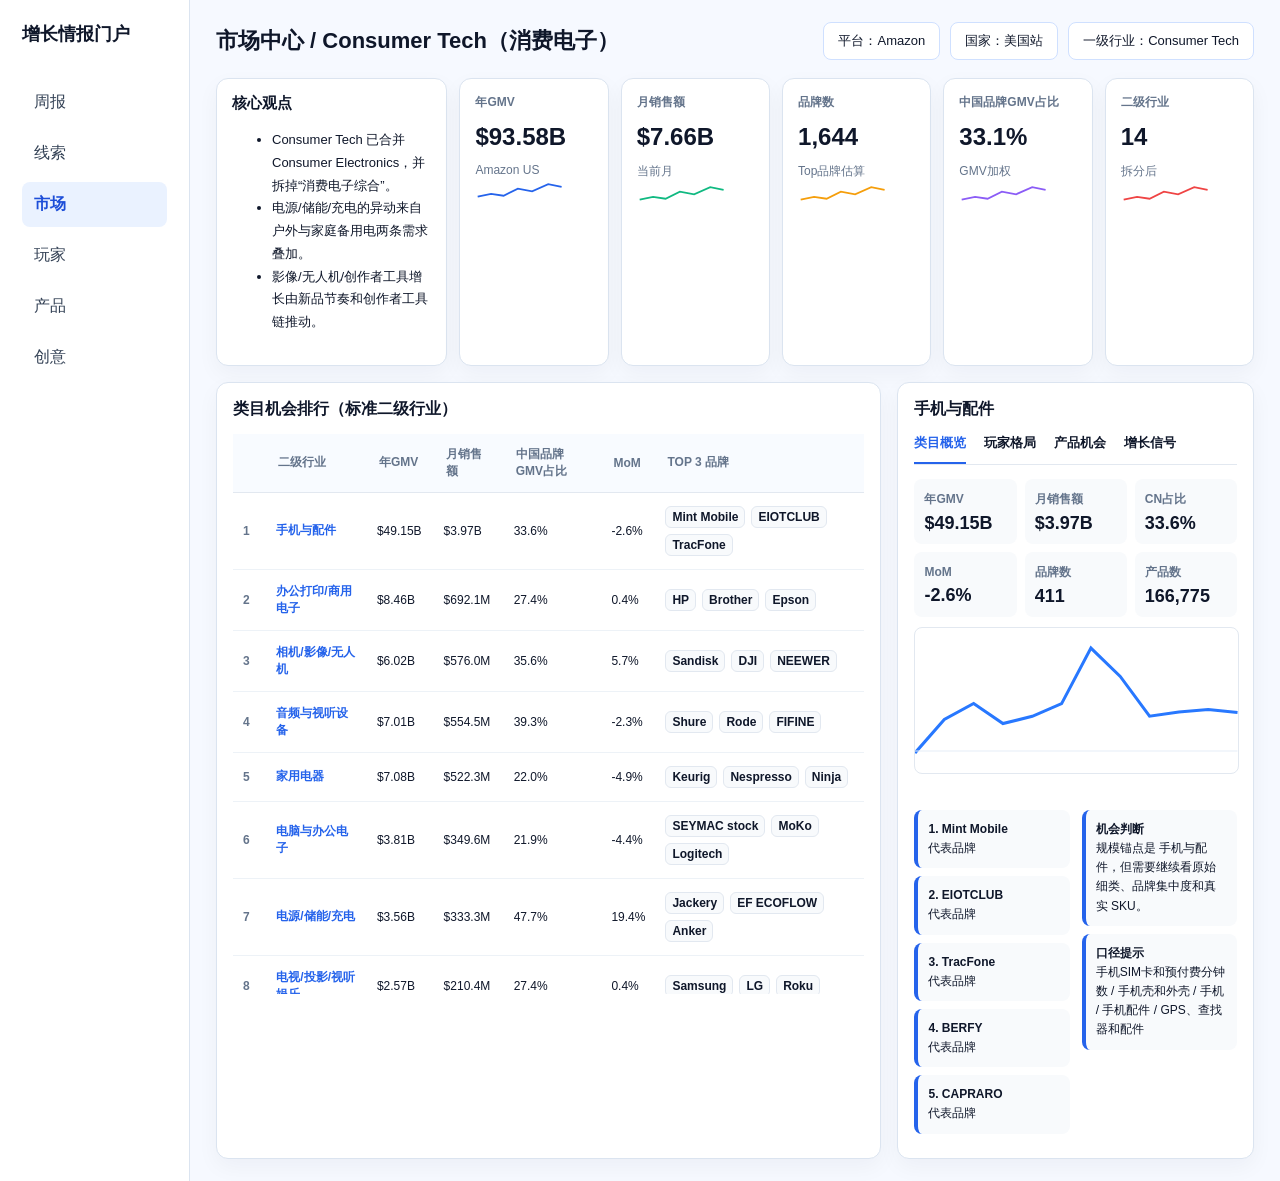
<file: docs/market_module_preview_consumer_tech_2026_06_03.html>
<!doctype html><html lang="zh-CN"><head><meta charset="utf-8"><title>市场模块预览 - Consumer Tech</title><style>
body{margin:0;background:#f6f9ff;color:#0f172a;font-family:-apple-system,BlinkMacSystemFont,"Segoe UI","Microsoft YaHei",Arial,sans-serif}.wrap{display:grid;grid-template-columns:190px 1fr;min-height:100vh}.side{background:#fff;border-right:1px solid #dbe4f0;padding:22px}.brand{font-weight:850;font-size:18px;margin-bottom:34px}.nav div{padding:12px;border-radius:8px;margin:6px 0;color:#334155}.nav .on{background:#eaf2ff;color:#1d4ed8;font-weight:800}.main{padding:22px 26px}.top{display:flex;align-items:center;justify-content:space-between;margin-bottom:18px}.title{font-size:22px;font-weight:850}.tags{display:flex;gap:10px}.tag{background:#fff;border:1px solid #cfe0ff;border-radius:8px;padding:9px 14px;font-size:13px}.hero{display:grid;grid-template-columns:1.55fr repeat(5,1fr);gap:12px;margin-bottom:16px}.card,.panel{background:#fff;border:1px solid #dbe4f0;border-radius:12px;box-shadow:0 8px 22px rgba(15,23,42,.045)}.card{padding:15px}.core{grid-row:span 1}.core h3{margin:0 0 10px;font-size:15px}.core li{font-size:13px;line-height:1.75}.label{font-size:12px;color:#64748b;font-weight:700}.value{font-size:24px;font-weight:900;margin:12px 0}.note{font-size:12px;color:#64748b}.spark{height:25px}.grid{display:grid;grid-template-columns:1.68fr .9fr;gap:16px}.panel{padding:16px}.panel h2{font-size:16px;margin:0 0 14px}.tablewrap{max-height:560px;overflow:hidden}table{width:100%;border-collapse:collapse;font-size:12px}th{text-align:left;color:#64748b;background:#f8fbff;padding:12px;border-bottom:1px solid #e2e8f0}td{padding:13px 10px;border-bottom:1px solid #edf2f7}td:first-child{color:#64748b;font-weight:800}.blue{color:#2563eb;font-weight:850}.logos{display:flex;gap:6px;flex-wrap:wrap}.logo{border:1px solid #e2e8f0;background:#f8fafc;border-radius:6px;padding:3px 6px;font-weight:850}.tabs{display:flex;gap:18px;border-bottom:1px solid #e2e8f0;margin-bottom:14px}.tabs span{padding-bottom:10px;font-size:13px;font-weight:750}.tabs .on{color:#2563eb;border-bottom:2px solid #2563eb}.metrics{display:grid;grid-template-columns:repeat(3,1fr);gap:8px}.metric{background:#f8fafc;border-radius:8px;padding:10px}.metric b{display:block;font-size:18px;margin-top:5px}.chart{width:100%;height:145px;border:1px solid #e2e8f0;border-radius:8px;margin:10px 0}.mini{display:grid;grid-template-columns:1fr 1fr;gap:12px;margin-top:14px}.insight{background:#f8fafc;border-left:4px solid #2563eb;border-radius:8px;padding:10px;margin:8px 0;font-size:12px;line-height:1.6}@media(max-width:1200px){.hero,.grid{grid-template-columns:1fr}.wrap{grid-template-columns:1fr}.side{display:none}}
</style></head><body><div class="wrap"><aside class="side"><div class="brand">增长情报门户</div><div class="nav"><div>周报</div><div>线索</div><div class="on">市场</div><div>玩家</div><div>产品</div><div>创意</div></div></aside><main class="main"><div class="top"><div class="title">市场中心 / Consumer Tech（消费电子）</div><div class="tags"><span class="tag">平台：Amazon</span><span class="tag">国家：美国站</span><span class="tag">一级行业：Consumer Tech</span></div></div><section class="hero"><article class="card core"><h3>核心观点</h3><ul><li>Consumer Tech 已合并 Consumer Electronics，并拆掉“消费电子综合”。</li><li>电源/储能/充电的异动来自户外与家庭备用电两条需求叠加。</li><li>影像/无人机/创作者工具增长由新品节奏和创作者工具链推动。</li></ul></article><article class="card"><div class="label">年GMV</div><div class="value">$93.58B</div><div class="note">Amazon US</div><svg class="spark" viewBox="0 0 100 28"><path d="M3 22 L18 19 L32 21 L48 13 L64 16 L82 8 L97 11" fill="none" stroke="#2563eb" stroke-width="2"/></svg></article><article class="card"><div class="label">月销售额</div><div class="value">$7.66B</div><div class="note">当前月</div><svg class="spark" viewBox="0 0 100 28"><path d="M3 22 L18 19 L32 21 L48 13 L64 16 L82 8 L97 11" fill="none" stroke="#10b981" stroke-width="2"/></svg></article><article class="card"><div class="label">品牌数</div><div class="value">1,644</div><div class="note">Top品牌估算</div><svg class="spark" viewBox="0 0 100 28"><path d="M3 22 L18 19 L32 21 L48 13 L64 16 L82 8 L97 11" fill="none" stroke="#f59e0b" stroke-width="2"/></svg></article><article class="card"><div class="label">中国品牌GMV占比</div><div class="value">33.1%</div><div class="note">GMV加权</div><svg class="spark" viewBox="0 0 100 28"><path d="M3 22 L18 19 L32 21 L48 13 L64 16 L82 8 L97 11" fill="none" stroke="#8b5cf6" stroke-width="2"/></svg></article><article class="card"><div class="label">二级行业</div><div class="value">14</div><div class="note">拆分后</div><svg class="spark" viewBox="0 0 100 28"><path d="M3 22 L18 19 L32 21 L48 13 L64 16 L82 8 L97 11" fill="none" stroke="#ef4444" stroke-width="2"/></svg></article></section><section class="grid"><section class="panel"><h2>类目机会排行（标准二级行业）</h2><div class="tablewrap"><table><thead><tr><th></th><th>二级行业</th><th>年GMV</th><th>月销售额</th><th>中国品牌GMV占比</th><th>MoM</th><th>TOP 3 品牌</th></tr></thead><tbody><tr><td>1</td><td class="blue">手机与配件</td><td>$49.15B</td><td>$3.97B</td><td>33.6%</td><td>-2.6%</td><td><span class="logos"><span class="logo">Mint Mobile</span><span class="logo">EIOTCLUB</span><span class="logo">TracFone</span></span></td></tr><tr><td>2</td><td class="blue">办公打印/商用电子</td><td>$8.46B</td><td>$692.1M</td><td>27.4%</td><td>0.4%</td><td><span class="logos"><span class="logo">HP</span><span class="logo">Brother</span><span class="logo">Epson</span></span></td></tr><tr><td>3</td><td class="blue">相机/影像/无人机</td><td>$6.02B</td><td>$576.0M</td><td>35.6%</td><td>5.7%</td><td><span class="logos"><span class="logo">Sandisk</span><span class="logo">DJI</span><span class="logo">NEEWER</span></span></td></tr><tr><td>4</td><td class="blue">音频与视听设备</td><td>$7.01B</td><td>$554.5M</td><td>39.3%</td><td>-2.3%</td><td><span class="logos"><span class="logo">Shure</span><span class="logo">Rode</span><span class="logo">FIFINE</span></span></td></tr><tr><td>5</td><td class="blue">家用电器</td><td>$7.08B</td><td>$522.3M</td><td>22.0%</td><td>-4.9%</td><td><span class="logos"><span class="logo">Keurig</span><span class="logo">Nespresso</span><span class="logo">Ninja</span></span></td></tr><tr><td>6</td><td class="blue">电脑与办公电子</td><td>$3.81B</td><td>$349.6M</td><td>21.9%</td><td>-4.4%</td><td><span class="logos"><span class="logo">SEYMAC stock</span><span class="logo">MoKo</span><span class="logo">Logitech</span></span></td></tr><tr><td>7</td><td class="blue">电源/储能/充电</td><td>$3.56B</td><td>$333.3M</td><td>47.7%</td><td>19.4%</td><td><span class="logos"><span class="logo">Jackery</span><span class="logo">EF ECOFLOW</span><span class="logo">Anker</span></span></td></tr><tr><td>8</td><td class="blue">电视/投影/视听娱乐</td><td>$2.57B</td><td>$210.4M</td><td>27.4%</td><td>0.4%</td><td><span class="logos"><span class="logo">Samsung</span><span class="logo">LG</span><span class="logo">Roku</span></span></td></tr><tr><td>9</td><td class="blue">智能穿戴/智能硬件</td><td>$2.18B</td><td>$155.2M</td><td>31.4%</td><td>-0.0%</td><td><span class="logos"><span class="logo">Apple</span><span class="logo">Garmin</span><span class="logo">Samsung</span></span></td></tr><tr><td>10</td><td class="blue">电子配件/元器件</td><td>$1.61B</td><td>$133.9M</td><td>60.2%</td><td>-4.4%</td><td><span class="logos"><span class="logo">Anker</span><span class="logo">Amazon Basics</span><span class="logo">Cable Matters</span></span></td></tr><tr><td>11</td><td class="blue">游戏外设/电脑周边</td><td>$896.5M</td><td>$59.9M</td><td>35.7%</td><td>-9.2%</td><td><span class="logos"><span class="logo">Nintendo</span><span class="logo">Amazon Renewed</span><span class="logo">8Bitdo</span></span></td></tr><tr><td>12</td><td class="blue">电子阅读器</td><td>$433.8M</td><td>$35.5M</td><td>27.4%</td><td>0.4%</td><td><span class="logos"><span class="logo">Amazon</span></span></td></tr><tr><td>13</td><td class="blue">智能安防/监控</td><td>$419.0M</td><td>$34.3M</td><td>27.4%</td><td>0.4%</td><td><span class="logos"><span class="logo">Ring</span></span></td></tr><tr><td>14</td><td class="blue">音频/DJ/K歌</td><td>$373.1M</td><td>$30.5M</td><td>27.4%</td><td>0.4%</td><td><span class="logos"><span class="logo">Shure</span><span class="logo">FIFINE</span><span class="logo">Pioneer DJ</span></span></td></tr></tbody></table></div></section><aside class="panel"><h2>手机与配件</h2><div class="tabs"><span class="on">类目概览</span><span>玩家格局</span><span>产品机会</span><span>增长信号</span></div><div class="metrics"><div class="metric"><span class="label">年GMV</span><b>$49.15B</b></div><div class="metric"><span class="label">月销售额</span><b>$3.97B</b></div><div class="metric"><span class="label">CN占比</span><b>33.6%</b></div><div class="metric"><span class="label">MoM</span><b>-2.6%</b></div><div class="metric"><span class="label">品牌数</span><b>411</b></div><div class="metric"><span class="label">产品数</span><b>166,775</b></div></div><svg viewBox="0 0 320 116" class="chart"><polyline points="0,110 29.09090909090909,76.79929161336077 58.18181818181818,61.006668795678635 87.27272727272727,80.87962691208291 116.36363636363636,73.66076028274651 145.45454545454544,61.0971103315275 174.54545454545453,6 203.63636363636363,34.07881139526579 232.72727272727272,73.52138911227439 261.8181818181818,69.36049308418376 290.9090909090909,66.8945483774734 320,69.92617477866226" fill="none" stroke="#2878ff" stroke-width="3"/><line x1="0" x2="320" y1="108" y2="108" stroke="#e6edf7"/></svg><div class="mini"><div><div class="insight"><b>1. Mint Mobile</b><br>代表品牌</div><div class="insight"><b>2. EIOTCLUB</b><br>代表品牌</div><div class="insight"><b>3. TracFone</b><br>代表品牌</div><div class="insight"><b>4. BERFY</b><br>代表品牌</div><div class="insight"><b>5. CAPRARO</b><br>代表品牌</div></div><div><div class="insight"><b>机会判断</b><br>规模锚点是 手机与配件，但需要继续看原始细类、品牌集中度和真实 SKU。</div><div class="insight"><b>口径提示</b><br>手机SIM卡和预付费分钟数 / 手机壳和外壳 / 手机 / 手机配件 / GPS、查找器和配件</div></div></div></aside></section></main></div></body></html>
</file>
<file: portal/assets/intelligence_workbench_v1.css>
:root {
  --bg: #f6f8fb;
  --panel: #ffffff;
  --ink: #0f172a;
  --body: #334155;
  --muted: #64748b;
  --line: #e2e8f0;
  --soft: #f8fafc;
  --blue: #2563eb;
  --green: #16a34a;
  --orange: #f59e0b;
  --purple: #7c3aed;
  --red: #dc2626;
  --shadow: 0 1px 3px rgba(15, 23, 42, 0.06);
}

* { box-sizing: border-box; }

body {
  margin: 0;
  height: 100vh;
  overflow: hidden;
  background: var(--bg);
  color: var(--ink);
  font-family: Inter, "PingFang SC", "Microsoft YaHei", Arial, sans-serif;
  font-size: 12px;
}

a { color: inherit; text-decoration: none; }

.app-shell {
  display: grid;
  grid-template-columns: 240px minmax(0, 1fr);
  height: 100vh;
  min-width: 0;
}

.app-sidebar {
  min-height: 0;
  background: #fff;
  border-right: 1px solid var(--line);
  display: flex;
  flex-direction: column;
}

.brand-row {
  height: 64px;
  display: flex;
  align-items: center;
  gap: 10px;
  padding: 0 20px;
  border-bottom: 1px solid var(--line);
  font-size: 18px;
  font-weight: 850;
}

.brand-mark {
  width: 24px;
  height: 24px;
  border-radius: 8px;
  display: grid;
  place-items: center;
  background: var(--blue);
  color: #fff;
  font-size: 13px;
}

.side-nav {
  flex: 1;
  padding: 18px 12px;
  display: grid;
  align-content: start;
  gap: 8px;
}

.side-nav a {
  min-height: 40px;
  display: flex;
  align-items: center;
  gap: 10px;
  padding: 0 12px;
  border-radius: 8px;
  color: var(--body);
  font-weight: 750;
}

.side-nav a.active,
.side-nav a:hover {
  background: #eaf2ff;
  color: #1d4ed8;
}

.nav-icon {
  width: 18px;
  text-align: center;
  color: inherit;
}

.sidebar-foot {
  border-top: 1px solid var(--line);
  padding: 14px 18px 18px;
  display: grid;
  gap: 10px;
  color: var(--muted);
}

.app-main {
  height: 100vh;
  min-width: 0;
  overflow: auto;
}

.page-header {
  min-height: 64px;
  padding: 0 24px;
  display: flex;
  align-items: center;
  justify-content: space-between;
  background: rgba(255, 255, 255, 0.9);
  border-bottom: 1px solid var(--line);
  position: sticky;
  top: 0;
  z-index: 4;
  backdrop-filter: blur(8px);
}

.page-title {
  margin: 0;
  font-size: 22px;
  font-weight: 900;
  line-height: 1.2;
}

.page-sub {
  margin: 4px 0 0;
  color: var(--muted);
  font-size: 12px;
}

.header-tools {
  display: flex;
  align-items: center;
  gap: 14px;
  color: var(--muted);
}

.user-pill {
  display: inline-flex;
  align-items: center;
  gap: 8px;
  font-weight: 750;
  color: #1e293b;
}

.avatar {
  width: 26px;
  height: 26px;
  border-radius: 999px;
  display: grid;
  place-items: center;
  background: #dbeafe;
  color: #1d4ed8;
}

.page-content {
  padding: 14px 24px 28px;
  width: 100%;
  max-width: 1800px;
  margin: 0 auto;
}

.tabs {
  display: flex;
  gap: 28px;
  height: 40px;
  align-items: center;
  border-bottom: 1px solid var(--line);
  margin-bottom: 12px;
}

.tab {
  height: 40px;
  border: 0;
  background: transparent;
  color: var(--body);
  font-size: 13px;
  font-weight: 750;
  cursor: pointer;
  border-bottom: 2px solid transparent;
}

.tab.active {
  color: var(--blue);
  border-bottom-color: var(--blue);
}

.filter-bar {
  background: #fff;
  border: 1px solid var(--line);
  border-radius: 12px;
  padding: 12px;
  display: grid;
  grid-template-columns: 1.35fr repeat(6, minmax(0, 1fr)) auto;
  gap: 10px;
  align-items: center;
  margin-bottom: 12px;
}

.filter-bar.leads {
  grid-template-columns: repeat(7, minmax(0, 1fr)) auto;
}

.filter-select,
.filter-input {
  height: 32px;
  border: 1px solid var(--line);
  border-radius: 8px;
  background: #fff;
  color: var(--body);
  font-size: 12px;
  padding: 0 10px;
  min-width: 0;
}

.link-button {
  height: 32px;
  border: 0;
  background: transparent;
  color: var(--blue);
  font-weight: 800;
  cursor: pointer;
  padding: 0 8px;
}

.kpi-grid {
  display: grid;
  grid-template-columns: repeat(6, minmax(0, 1fr));
  gap: 12px;
  margin-bottom: 12px;
}

.kpi-card {
  height: 86px;
  background: #fff;
  border: 1px solid var(--line);
  border-radius: 12px;
  box-shadow: var(--shadow);
  padding: 14px;
  display: flex;
  align-items: center;
  gap: 12px;
  min-width: 0;
}

.kpi-icon {
  width: 38px;
  height: 38px;
  border-radius: 999px;
  display: grid;
  place-items: center;
  flex: 0 0 auto;
  font-weight: 900;
}

.tone-blue { background: #dbeafe; color: #2563eb; }
.tone-green { background: #dcfce7; color: #16a34a; }
.tone-orange { background: #ffedd5; color: #f97316; }
.tone-purple { background: #ede9fe; color: #7c3aed; }
.tone-red { background: #fee2e2; color: #dc2626; }
.tone-slate { background: #f1f5f9; color: #475569; }

.kpi-label {
  color: var(--body);
  font-size: 12px;
  font-weight: 750;
}

.kpi-value {
  margin-top: 4px;
  font-size: 23px;
  font-weight: 900;
  color: var(--ink);
  line-height: 1;
}

.kpi-sub {
  margin-top: 6px;
  color: var(--muted);
  font-size: 11px;
}

.card {
  background: #fff;
  border: 1px solid var(--line);
  border-radius: 12px;
  box-shadow: var(--shadow);
  padding: 14px;
  overflow: hidden;
  min-width: 0;
}

.card h2 {
  height: 28px;
  display: flex;
  align-items: center;
  justify-content: space-between;
  margin: 0 0 10px;
  font-size: 14px;
  font-weight: 850;
}

.card h2 small {
  color: var(--muted);
  font-size: 11px;
  font-weight: 650;
}

.report-main,
.leads-main {
  display: flex;
  flex-direction: column;
  gap: 12px;
}

.report-row,
.leads-row {
  display: grid;
  gap: 12px;
  align-items: stretch;
}

.report-row-1 { grid-template-columns: 1.1fr 1.8fr; }
.report-row-2 { grid-template-columns: 1.35fr 1fr .85fr; }
.report-row-3 { grid-template-columns: 1.55fr .85fr; }
.leads-row-1 { grid-template-columns: 1.35fr .65fr; }
.leads-row-2 { grid-template-columns: 1fr 1fr 1fr; }
.leads-row-3 { grid-template-columns: 1fr; }

.summary-list {
  display: grid;
  gap: 10px;
}

.summary-item {
  display: grid;
  grid-template-columns: 40px minmax(0, 1fr);
  gap: 10px;
  padding: 10px;
  border-radius: 10px;
  background: var(--soft);
}

.summary-icon {
  width: 34px;
  height: 34px;
  border-radius: 10px;
  display: grid;
  place-items: center;
  font-weight: 900;
}

.summary-title {
  font-size: 13px;
  font-weight: 850;
  color: var(--ink);
}

.summary-text {
  margin-top: 4px;
  color: var(--body);
  font-size: 12px;
  line-height: 1.5;
  display: -webkit-box;
  -webkit-line-clamp: 2;
  -webkit-box-orient: vertical;
  overflow: hidden;
}

.table-wrap {
  overflow: hidden;
}

.table-scroll {
  overflow: auto;
}

.data-table {
  width: 100%;
  table-layout: fixed;
  border-collapse: separate;
  border-spacing: 0;
  font-size: 12px;
}

.data-table thead th {
  height: 30px;
  padding: 0 10px;
  background: #f8fafc;
  color: var(--muted);
  font-size: 11px;
  font-weight: 700;
  text-align: left;
  vertical-align: middle;
  border-bottom: 1px solid var(--line);
  white-space: nowrap;
}

.data-table tbody td {
  height: 32px;
  padding: 0 10px;
  color: var(--body);
  font-size: 12px;
  vertical-align: middle;
  border-bottom: 1px solid #eef2f7;
  background: #fff;
  overflow: hidden;
  text-overflow: ellipsis;
}

.data-table tbody tr:hover td { background: #f8fafc; }
.data-table .num { text-align: right; font-variant-numeric: tabular-nums; }
.data-table .center { text-align: center; }

.brand-cell,
.industry-cell {
  color: var(--ink);
  font-weight: 750;
  white-space: normal;
  line-height: 1.25;
  max-height: 34px;
  overflow: hidden;
}

.event-summary {
  white-space: normal;
  line-height: 1.35;
  max-height: 36px;
  overflow: hidden;
}

.tag {
  display: inline-flex;
  align-items: center;
  justify-content: center;
  min-width: 22px;
  height: 20px;
  padding: 0 7px;
  border-radius: 999px;
  font-size: 11px;
  font-weight: 850;
  border: 1px solid transparent;
}

.tag-a,
.tag-high { background: #dcfce7; color: #15803d; border-color: #86efac; }
.tag-b,
.tag-medium { background: #eaf2ff; color: #1d4ed8; border-color: #bfdbfe; }
.tag-c,
.tag-low { background: #f1f5f9; color: #475569; border-color: #cbd5e1; }
.tag-pending { background: #fff7ed; color: #c2410c; border-color: #fed7aa; }

.tag-customer { background: #eff6ff; color: #1d4ed8; }
.tag-expo { background: #ecfdf5; color: #15803d; }
.tag-tender { background: #fff7ed; color: #c2410c; }
.tag-policy { background: #f5f3ff; color: #6d28d9; }

.positive { color: var(--green); font-weight: 850; }
.negative { color: var(--red); font-weight: 850; }

.chart {
  width: 100%;
  height: calc(100% - 38px);
  min-height: 0;
}

.chart-card-sm { height: 260px; }
.chart-card-md { height: 310px; }
.table-card-sm { height: 300px; }
.table-card-md { height: 360px; }
.summary-card { height: 300px; }
.detail-card { height: 360px; }
.heatmap-card { height: 300px; }

.intel-table {
  min-width: 1280px;
}

.mini-bars {
  height: calc(100% - 38px);
  display: grid;
  gap: 10px;
  align-content: center;
}

.donut-shell {
  height: calc(100% - 38px);
  display: grid;
  grid-template-columns: 150px minmax(0, 1fr);
  gap: 16px;
  align-items: center;
}

.donut-shell svg {
  width: 150px;
  height: 150px;
}

.donut-legend {
  display: grid;
  gap: 12px;
  min-width: 0;
}

.donut-legend p {
  margin: 0;
  display: grid;
  grid-template-columns: 10px 44px minmax(0, 1fr);
  gap: 9px;
  align-items: center;
  color: var(--body);
  font-size: 12px;
}

.donut-legend i {
  width: 9px;
  height: 9px;
  border-radius: 999px;
  background: var(--blue);
}

.donut-legend p:nth-child(2) i { background: var(--green); }
.donut-legend p:nth-child(3) i { background: var(--orange); }
.donut-legend p:nth-child(4) i { background: #94a3b8; }

.donut-legend b {
  text-align: right;
  font-variant-numeric: tabular-nums;
  color: var(--ink);
}

.summary-bar {
  display: grid;
  grid-template-columns: 120px minmax(0, 1fr) 42px;
  gap: 10px;
  align-items: center;
  color: var(--body);
  font-size: 12px;
}

.summary-bar span {
  overflow: hidden;
  text-overflow: ellipsis;
  white-space: nowrap;
}

.summary-bar i {
  height: 9px;
  background: #eaf2ff;
  border-radius: 999px;
  overflow: hidden;
}

.summary-bar i b {
  display: block;
  height: 100%;
  border-radius: inherit;
  background: var(--blue);
}

.summary-bar strong {
  text-align: right;
  font-variant-numeric: tabular-nums;
}

.trend-bars {
  height: calc(100% - 38px);
  display: flex;
  align-items: end;
  gap: 5px;
  padding: 10px 0 0;
  border-bottom: 1px solid var(--line);
}

.trend-bar {
  flex: 1;
  min-width: 0;
  height: 100%;
  display: flex;
  flex-direction: column;
  justify-content: flex-end;
  align-items: center;
  gap: 5px;
}

.trend-bar i {
  width: 100%;
  max-width: 18px;
  border-radius: 999px 999px 0 0;
  background: linear-gradient(180deg, #2563eb, #93c5fd);
}

.trend-bar span {
  color: var(--muted);
  font-size: 10px;
  writing-mode: vertical-rl;
  max-height: 34px;
  overflow: hidden;
}

.heatmap-grid {
  height: calc(100% - 38px);
  display: grid;
  gap: 4px;
  align-content: start;
  overflow: hidden;
}

.heatmap-grid b,
.heatmap-grid strong,
.heatmap-grid span {
  min-height: 24px;
  display: grid;
  place-items: center;
  border-radius: 6px;
  font-size: 11px;
}

.heatmap-grid b,
.heatmap-grid strong {
  color: var(--muted);
  font-weight: 750;
  overflow: hidden;
  text-overflow: ellipsis;
  white-space: nowrap;
}

.heatmap-grid span {
  color: #0f172a;
  font-weight: 850;
}

.placeholder {
  height: 220px;
  display: grid;
  place-items: center;
  border: 1px dashed #cbd5e1;
  border-radius: 12px;
  color: var(--muted);
  background: #fff;
}

.intel-detail {
  display: grid;
  gap: 10px;
}

.detail-section {
  border: 1px solid #e8eef7;
  border-radius: 10px;
  background: #f8fafc;
  padding: 10px;
}

.detail-section b {
  display: block;
  margin-bottom: 6px;
  color: var(--ink);
}

.detail-section p {
  margin: 0;
  color: var(--body);
  line-height: 1.55;
}

@media (max-width: 1360px) {
  .app-shell { grid-template-columns: 220px minmax(0, 1fr); }
  .filter-bar,
  .filter-bar.leads { grid-template-columns: repeat(3, minmax(0, 1fr)); }
  .kpi-grid { grid-template-columns: repeat(3, minmax(0, 1fr)); }
  .report-row-1,
  .report-row-2,
  .report-row-3,
  .leads-row-1,
  .leads-row-2,
  .leads-row-3 { grid-template-columns: 1fr; }
}

@media (max-width: 900px) {
  body { height: auto; overflow: auto; }
  .app-shell { grid-template-columns: 1fr; height: auto; }
  .app-sidebar { display: block; }
  .side-nav { grid-template-columns: repeat(2, minmax(0, 1fr)); }
  .app-main { height: auto; overflow: visible; }
  .page-header { position: static; }
  .kpi-grid { grid-template-columns: repeat(2, minmax(0, 1fr)); }
}

.weekly-page .app-shell {
  grid-template-columns: 200px minmax(0, 1fr);
}

.weekly-page .brand-row {
  height: 48px;
  padding: 0 16px;
  font-size: 15px;
}

.weekly-page .brand-mark {
  width: 22px;
  height: 22px;
  border-radius: 7px;
}

.weekly-page .side-nav {
  padding: 12px;
  gap: 6px;
}

.weekly-page .side-nav a {
  min-height: 36px;
  height: 36px;
  padding: 0 12px;
  font-size: 13px;
}

.weekly-page .sidebar-foot {
  padding: 12px 16px 16px;
  font-size: 12px;
  line-height: 1.55;
}

.weekly-main {
  background: #f6f8fb;
}

.weekly-content {
  min-width: 0;
  width: 100%;
  padding: 16px 18px 18px;
}

.report-header {
  height: 52px;
  display: flex;
  align-items: flex-start;
  justify-content: space-between;
  gap: 16px;
  margin-bottom: 12px;
}

.report-title {
  margin: 0;
  font-size: 22px;
  font-weight: 800;
  color: #0f172a;
  line-height: 1.2;
}

.report-subtitle {
  margin: 4px 0 0;
  font-size: 12px;
  color: #64748b;
}

.week-selector {
  height: 32px;
  min-width: 220px;
  border: 1px solid #e2e8f0;
  border-radius: 8px;
  background: #fff;
  font-size: 12px;
  color: #334155;
  padding: 0 10px;
}

.sales-focus-card,
.data-card {
  background: #fff;
  border: 1px solid #e2e8f0;
  border-radius: 12px;
  box-shadow: 0 1px 3px rgba(15, 23, 42, 0.06);
}

.sales-focus-card {
  padding: 14px 16px;
  margin-bottom: 12px;
}

.sales-focus-title {
  margin: 0 0 12px;
  font-size: 14px;
  font-weight: 800;
  color: #0f172a;
}

.sales-focus-grid {
  display: grid;
  grid-template-columns: repeat(4, 1fr) 1.4fr;
  gap: 12px;
  align-items: stretch;
}

.focus-metric {
  display: grid;
  grid-template-columns: 42px minmax(0, 1fr);
  gap: 10px;
  align-items: center;
  min-height: 78px;
  border-right: 1px solid #e2e8f0;
}

.focus-icon {
  width: 40px;
  height: 40px;
  border-radius: 999px;
  display: flex;
  align-items: center;
  justify-content: center;
  font-weight: 800;
}

.focus-label {
  font-size: 12px;
  color: #334155;
}

.focus-value {
  margin-top: 4px;
  font-size: 26px;
  font-weight: 800;
  color: #0f172a;
  line-height: 1;
}

.focus-sub {
  margin-top: 6px;
  font-size: 11px;
  color: #16a34a;
}

.week-summary-box {
  min-height: 78px;
  background: #f1f6ff;
  border-radius: 10px;
  padding: 12px;
}

.week-summary-title {
  font-size: 13px;
  font-weight: 700;
  color: #2563eb;
}

.week-summary-text {
  margin-top: 6px;
  font-size: 12px;
  line-height: 1.5;
  color: #334155;
}

.weekly-page .report-row {
  display: grid;
  gap: 12px;
  margin-bottom: 12px;
}

.report-row-main {
  grid-template-columns: 1.35fr 1fr;
}

.report-row-secondary {
  grid-template-columns: 1fr 1fr;
}

.data-card {
  padding: 12px;
  overflow: hidden;
}

.customer-table-card,
.industry-brief-card {
  height: 360px;
}

.event-window-card,
.similar-customers-card {
  height: 240px;
}

.card-title,
.card-title-row .card-title {
  margin: 0 0 10px;
  font-size: 14px;
  font-weight: 800;
  color: #0f172a;
}

.card-title-row {
  display: flex;
  align-items: center;
  justify-content: space-between;
  gap: 12px;
}

.card-title-row a {
  color: #2563eb;
  font-size: 12px;
  font-weight: 700;
}

.table-fit {
  height: calc(100% - 34px);
  overflow: hidden;
}

.weekly-page .data-table {
  width: 100%;
  table-layout: fixed;
  border-collapse: separate;
  border-spacing: 0;
  font-size: 12px;
}

.weekly-page .data-table thead th {
  height: 30px;
  padding: 0 8px;
  background: #f8fafc;
  color: #64748b;
  font-size: 11px;
  font-weight: 600;
  text-align: left;
  vertical-align: middle;
  border-bottom: 1px solid #e2e8f0;
}

.weekly-page .data-table tbody td {
  height: 34px;
  padding: 0 8px;
  color: #334155;
  font-size: 12px;
  vertical-align: middle;
  border-bottom: 1px solid #eef2f7;
}

.weekly-page .data-table tbody tr:hover td {
  background: #f8fafc;
}

.weekly-page .col-rank { width: 34px; }
.weekly-page .col-brand { width: 120px; }
.weekly-page .col-owner { width: 120px; }
.weekly-page .col-country { width: 48px; }
.weekly-page .col-industry { width: 96px; }
.weekly-page .col-category { width: 110px; }
.weekly-page .col-channel { width: 112px; }
.weekly-page .col-date { width: 80px; }
.weekly-page .col-type { width: 72px; }
.weekly-page .col-summary { width: auto; }
.weekly-page .col-attention { width: 132px; }
.weekly-page .col-quality { width: 58px; }

.weekly-page .brand-cell {
  white-space: normal;
  line-height: 1.25;
  max-height: 34px;
  overflow: hidden;
  font-weight: 700;
  color: #0f172a;
}

.weekly-page .event-summary {
  white-space: normal;
  line-height: 1.35;
  max-height: 36px;
  overflow: hidden;
}

.weekly-page .industry-link {
  border: 0;
  background: transparent;
  color: #2563eb;
  font: inherit;
  font-weight: 700;
  padding: 0;
  cursor: pointer;
  text-align: left;
  max-width: 100%;
  overflow: hidden;
  text-overflow: ellipsis;
  white-space: nowrap;
}

.weekly-page .tag {
  height: 22px;
  padding: 0 8px;
  border: 0;
}

.weekly-page .tag-a { background: #dcfce7; color: #16a34a; }
.weekly-page .tag-b { background: #dbeafe; color: #2563eb; }
.weekly-page .tag-c { background: #f1f5f9; color: #64748b; }
.weekly-page .tag-warn { background: #fef3c7; color: #d97706; }

.industry-brief-grid {
  display: grid;
  grid-template-columns: 0.85fr 1.15fr 0.85fr;
  gap: 12px;
  height: calc(100% - 34px);
}

.brief-panel {
  border-right: 1px solid #e2e8f0;
  padding-right: 12px;
  min-width: 0;
}

.brief-panel:last-child {
  border-right: none;
  padding-right: 0;
}

.brief-title {
  font-size: 12px;
  font-weight: 700;
  color: #0f172a;
  margin-bottom: 10px;
}

.brief-value {
  font-size: 20px;
  font-weight: 800;
  color: #0f172a;
  margin-bottom: 10px;
}

.brief-list {
  display: flex;
  flex-direction: column;
  gap: 8px;
}

.brief-list-item {
  font-size: 12px;
  line-height: 1.45;
  color: #334155;
  max-height: 50px;
  overflow: hidden;
}

.event-window-grid {
  display: grid;
  grid-template-columns: 1fr 1fr;
  gap: 12px;
  height: calc(100% - 34px);
}

.event-group {
  background: #f8fafc;
  border-radius: 10px;
  padding: 10px;
  overflow: hidden;
}

.event-group-title {
  margin: 0 0 10px;
  font-size: 13px;
  font-weight: 700;
  color: #0f172a;
}

.event-row {
  display: grid;
  grid-template-columns: 90px minmax(0, 1fr) 48px 72px;
  gap: 8px;
  height: 32px;
  align-items: center;
  font-size: 12px;
  color: #334155;
}

.event-row b {
  color: #0f172a;
}

.event-row span,
.event-row i {
  overflow: hidden;
  text-overflow: ellipsis;
  white-space: nowrap;
  font-style: normal;
}

.event-row em {
  font-style: normal;
  color: #64748b;
}

.similar-table th:nth-child(1) { width: 120px; }
.similar-table th:nth-child(2) { width: 48px; }
.similar-table th:nth-child(3) { width: 110px; }
.similar-table th:nth-child(5) { width: 80px; }
.similar-table th:nth-child(6) { width: 58px; }

.empty-line {
  height: 32px;
  display: flex;
  align-items: center;
  color: #64748b;
}

@media (max-width: 1200px) {
  .sales-focus-grid,
  .report-row-main,
  .report-row-secondary,
  .industry-brief-grid,
  .event-window-grid {
    grid-template-columns: 1fr;
  }

  .focus-metric,
  .brief-panel {
    border-right: none;
  }

  .customer-table-card,
  .industry-brief-card,
  .event-window-card,
  .similar-customers-card {
    height: auto;
    min-height: 240px;
  }
}

/* Weekly report V4.0 target layout */
.weekly-page .app-shell {
  grid-template-columns: 180px minmax(0, 1fr);
  background: #f6f8fb;
}

.weekly-page .app-sidebar {
  width: 180px;
}

.weekly-page .brand-row {
  height: 52px;
  gap: 8px;
  padding: 0 14px;
  font-size: 14px;
  font-weight: 800;
  line-height: 1.25;
}

.weekly-page .brand-mark {
  width: 22px;
  height: 22px;
  border-radius: 7px;
  font-size: 12px;
}

.weekly-page .side-nav {
  padding: 12px;
  gap: 6px;
}

.weekly-page .side-nav a {
  min-height: 36px;
  padding: 0 12px;
  font-size: 13px;
  gap: 0;
}

.weekly-page .sidebar-foot {
  padding: 12px 14px 16px;
  font-size: 11px;
  line-height: 1.55;
}

.weekly-page .sidebar-foot:empty {
  display: none;
}

.weekly-main {
  min-width: 0;
  overflow: auto;
}

.weekly-content {
  display: flex;
  flex-direction: column;
  gap: 12px;
  width: 100%;
  min-width: 0;
  padding: 14px 18px 18px;
}

.weekly-page .report-header {
  height: 52px;
  margin: 0;
  align-items: flex-start;
}

.weekly-page .week-selector {
  height: 34px;
  min-width: 230px;
  border-radius: 9px;
  padding: 0 12px;
}

.weekly-page .sales-focus-card,
.weekly-page .data-card {
  background: #fff;
  border: 1px solid #e2e8f0;
  border-radius: 12px;
  box-shadow: 0 1px 3px rgba(15, 23, 42, 0.06);
  overflow: hidden;
}

.weekly-page .sales-focus-card {
  height: 136px;
  padding: 14px 16px;
  margin: 0;
}

.weekly-page .sales-focus-title {
  margin: 0 0 10px;
  font-size: 14px;
  font-weight: 800;
}

.weekly-page .sales-focus-grid {
  display: grid;
  grid-template-columns: repeat(6, minmax(0, 1fr)) 1.55fr;
  gap: 12px;
  align-items: stretch;
}

.weekly-page .focus-metric {
  grid-template-columns: 38px minmax(0, 1fr);
  gap: 8px;
  min-height: 78px;
  border-right: 1px solid #e2e8f0;
  min-width: 0;
}

.weekly-page .focus-icon {
  width: 38px;
  height: 38px;
  font-size: 12px;
}

.weekly-page .focus-copy {
  min-width: 0;
}

.weekly-page .focus-label,
.weekly-page .focus-sub {
  white-space: nowrap;
  overflow: hidden;
  text-overflow: ellipsis;
}

.weekly-page .focus-value {
  font-size: 24px;
}

.weekly-page .week-summary-text {
  display: -webkit-box;
  -webkit-line-clamp: 3;
  -webkit-box-orient: vertical;
  overflow: hidden;
}

.weekly-page .report-row {
  display: grid;
  gap: 12px;
  margin: 0;
  width: 100%;
  min-width: 0;
}

.weekly-page .report-row-customer,
.weekly-page .report-row-events {
  grid-template-columns: minmax(0, 1fr);
}

.weekly-page .report-row-insight {
  grid-template-columns: minmax(0, 1fr) minmax(0, 1fr);
}

.weekly-page .data-card {
  padding: 12px;
  width: 100%;
  min-width: 0;
}

.weekly-page .customer-table-card { height: 376px; }
.weekly-page .event-window-card { height: 250px; }
.weekly-page .industry-brief-card,
.weekly-page .similar-customers-card { height: 250px; }

.weekly-page .card-title,
.weekly-page .card-title-row .card-title {
  margin: 0 0 10px;
  font-size: 14px;
  font-weight: 800;
}

.weekly-page .table-fit {
  height: calc(100% - 34px);
  overflow: hidden;
}

.weekly-page .data-table {
  table-layout: fixed;
  font-size: 12px;
}

.weekly-page .data-table thead th {
  height: 30px;
  padding: 0 6px;
  font-size: 11px;
  white-space: nowrap;
}

.weekly-page .data-table tbody td {
  height: 32px;
  padding: 0 6px;
  font-size: 12px;
}

.weekly-page .col-rank { width: 28px; }
.weekly-page .col-name { width: 148px; }
.weekly-page .col-company,
.weekly-page .weekly-customer-table td:nth-child(3) { display: none; }
.weekly-page .col-industry { width: 96px; }
.weekly-page .col-category { width: 118px; }
.weekly-page .col-market { width: 116px; }
.weekly-page .col-type,
.weekly-page .weekly-customer-table td:nth-child(7) { display: none; }
.weekly-page .col-date { width: 58px; }
.weekly-page .col-summary { width: auto; min-width: 118px; }
.weekly-page .col-quality { width: 36px; }
.weekly-page .col-decision { width: 36px; }

.weekly-page .name-cell,
.weekly-page .company-cell,
.weekly-page .category-cell {
  white-space: normal;
  line-height: 1.2;
  max-height: 30px;
  overflow: hidden;
  font-weight: 700;
  color: #0f172a;
}

.weekly-page .event-summary {
  white-space: normal;
  line-height: 1.25;
  max-height: 32px;
  overflow: hidden;
}

.weekly-page .inline-type {
  display: inline-block;
  height: 18px;
  line-height: 18px;
  margin-right: 4px;
  padding: 0 5px;
  border-radius: 999px;
  background: #eaf2ff;
  color: #2563eb;
  font-size: 11px;
  font-weight: 700;
  vertical-align: baseline;
}

.weekly-page .event-summary.one-line {
  white-space: nowrap;
  text-overflow: ellipsis;
  display: block;
}

.weekly-page .industry-brief-grid {
  grid-template-columns: 0.9fr 1.1fr;
  height: calc(100% - 34px);
}

.weekly-page .brief-panel {
  padding-right: 12px;
}

.weekly-page .brief-metric-label {
  font-size: 11px;
  color: #64748b;
  margin-top: 9px;
}

.weekly-page .brief-metric-value {
  margin-top: 3px;
  font-size: 20px;
  font-weight: 800;
  color: #0f172a;
  line-height: 1.1;
}

.weekly-page .brief-metric-value.small {
  font-size: 15px;
}

.weekly-page .brief-list {
  gap: 10px;
}

.weekly-page .brief-list-item {
  font-size: 12px;
  line-height: 1.45;
  max-height: 34px;
}

.weekly-page .brief-brand-list {
  display: grid;
  gap: 8px;
}

.weekly-page .brief-brand-row {
  display: grid;
  grid-template-columns: minmax(0, 1fr) 34px;
  gap: 6px;
  align-items: center;
  font-size: 12px;
}

.weekly-page .brief-brand-row span {
  overflow: hidden;
  text-overflow: ellipsis;
  white-space: nowrap;
  font-weight: 700;
}

.weekly-page .event-window-grid {
  grid-template-columns: 1fr 1fr;
  height: calc(100% - 34px);
}

.weekly-page .event-row {
  grid-template-columns: 80px minmax(0, 1fr) 44px 62px 26px;
  gap: 6px;
  min-height: 32px;
  height: 32px;
}

.weekly-page .event-row strong {
  font-style: normal;
  padding: 0;
  min-width: 22px;
}

.weekly-page .similar-table th:nth-child(1) { width: 112px; }
.weekly-page .similar-table th:nth-child(2) { width: 44px; }
.weekly-page .similar-table th:nth-child(3) { width: 88px; }
.weekly-page .similar-table th:nth-child(5) { width: 62px; }
.weekly-page .similar-table th:nth-child(6) { width: 42px; }

.weekly-page .compact-select {
  height: 28px;
  max-width: 250px;
  border: 1px solid #e2e8f0;
  border-radius: 8px;
  background: #fff;
  color: #334155;
  font-size: 12px;
  padding: 0 8px;
}

.weekly-page .event-tools {
  display: flex;
  align-items: center;
  gap: 8px;
  min-width: 0;
}

.weekly-page .inline-link {
  color: #2563eb;
  font-size: 12px;
  font-weight: 700;
  white-space: nowrap;
}

.weekly-page .weekly-customer-table .col-company,
.weekly-page .weekly-customer-table td:nth-child(3) {
  display: table-cell;
}

.weekly-page .weekly-customer-table .col-rank { width: 30px; }
.weekly-page .weekly-customer-table .col-name { width: 150px; }
.weekly-page .weekly-customer-table .col-company { width: 112px; }
.weekly-page .weekly-customer-table .col-industry { width: 100px; }
.weekly-page .weekly-customer-table .col-category { width: 126px; }
.weekly-page .weekly-customer-table .col-market { width: 124px; }
.weekly-page .weekly-customer-table .col-date { width: 60px; }
.weekly-page .weekly-customer-table .col-quality { width: 42px; }

.weekly-page .weekly-customer-table {
  width: 100%;
  min-width: 0;
}

/* Final weekly polish */
.weekly-page .week-summary-box {
  padding-bottom: 14px;
  display: flex;
  flex-direction: column;
}

.weekly-page .week-summary-text {
  margin-bottom: 4px;
}

.weekly-page .customer-table-card { height: 440px; }
.weekly-page .event-window-card { height: 300px; }

.weekly-page .customer-table-card .table-fit {
  height: calc(100% - 72px);
}

.weekly-page .weekly-customer-table .col-name { width: 170px; }
.weekly-page .weekly-customer-table .col-company { width: 120px; }
.weekly-page .weekly-customer-table .col-market { width: 210px; }
.weekly-page .weekly-customer-table .col-summary { min-width: 260px; }

.weekly-page .market-cell {
  white-space: normal;
  line-height: 1.25;
  max-height: 32px;
  overflow: hidden;
}

.weekly-page .rating-note {
  font-size: 11px;
  color: #64748b;
  white-space: nowrap;
}

.weekly-page .extra-panel {
  margin-top: 6px;
  border-top: 1px solid #eef2f7;
  padding-top: 5px;
}

.weekly-page .extra-panel summary {
  cursor: pointer;
  color: #2563eb;
  font-size: 12px;
  font-weight: 700;
}

.weekly-page .extra-customer-list {
  max-height: 160px;
  overflow: auto;
  display: grid;
  gap: 4px;
  margin-top: 6px;
}

.weekly-page .extra-customer-row {
  display: grid;
  grid-template-columns: 1.2fr .8fr 1.1fr 50px;
  gap: 8px;
  align-items: center;
  min-height: 28px;
  border: 0;
  border-radius: 7px;
  background: #f8fafc;
  color: #334155;
  font-size: 12px;
  text-align: left;
  padding: 0 8px;
  cursor: pointer;
}

.weekly-page .extra-customer-row span,
.weekly-page .extra-customer-row b,
.weekly-page .extra-customer-row em {
  overflow: hidden;
  text-overflow: ellipsis;
  white-space: nowrap;
}

.weekly-page .extra-customer-row em {
  font-style: normal;
  color: #64748b;
}

.weekly-page .brief-conclusion {
  background: #f1f6ff;
  color: #334155;
  border-radius: 8px;
  padding: 8px;
  font-size: 12px;
  line-height: 1.45;
  margin-bottom: 10px;
}

.weekly-page .event-row {
  grid-template-columns: 82px minmax(0, 1fr) 70px 88px 54px;
  gap: 10px;
}

.weekly-page .event-row strong {
  color: #2563eb;
  font-weight: 700;
  text-align: right;
}

/* W24 weekly final refinements */
.weekly-page .sales-focus-card {
  height: 148px;
}

.weekly-page .week-summary-box {
  padding: 14px 14px 12px;
}

.weekly-page .week-summary-text {
  margin-top: 8px;
  padding-bottom: 2px;
  line-height: 1.55;
}

.weekly-page .weekly-customer-table .col-name { width: 220px; }
.weekly-page .weekly-customer-table .col-company { width: 130px; }
.weekly-page .weekly-customer-table .col-industry { width: 112px; }
.weekly-page .weekly-customer-table .col-category { width: 132px; }
.weekly-page .weekly-customer-table .col-market { width: 210px; }
.weekly-page .weekly-customer-table .col-summary { min-width: 320px; }

.weekly-page .event-summary {
  max-height: 42px;
  line-height: 1.32;
}

.weekly-page .l1-pill {
  display: inline-flex;
  height: 21px;
  align-items: center;
  padding: 0 8px;
  border-radius: 999px;
  background: #f1f5f9;
  color: #334155;
  font-size: 11px;
  font-weight: 800;
  white-space: nowrap;
}

.weekly-page .industry-link {
  display: inline-flex;
  align-items: center;
  height: 21px;
  padding: 0 8px;
  border-radius: 999px;
  background: #eaf2ff;
  color: #2563eb;
}

.weekly-page .event-table-fit {
  height: calc(100% - 34px);
}

.weekly-page .event-table th:nth-child(1) { width: 150px; }
.weekly-page .event-table th:nth-child(3) { width: 90px; }
.weekly-page .event-table th:nth-child(4) { width: 120px; }
.weekly-page .event-table th:nth-child(5) { width: 78px; }

.weekly-page .event-table td:nth-child(2) {
  color: #0f172a;
  font-weight: 700;
  white-space: normal;
  line-height: 1.25;
}

.weekly-page .event-table .inline-link {
  display: inline-flex;
  height: 22px;
  align-items: center;
  justify-content: center;
  padding: 0 8px;
  border-radius: 999px;
  background: #eaf2ff;
}

.weekly-page .similar-table th:nth-child(1) { width: 140px; }
.weekly-page .similar-table th:nth-child(3) { width: 110px; }

.weekly-page .similar-table .brand-cell {
  max-height: 34px;
  white-space: normal;
  line-height: 1.2;
}

/* W24 intelligence workbook field layout */
.weekly-page .customer-table-card { height: 500px; }
.weekly-page .event-window-card { height: 330px; }

.weekly-page .customer-table-card .table-fit,
.weekly-page .event-table-fit {
  overflow: auto;
}

.weekly-page .weekly-customer-table {
  width: max-content;
  min-width: 100%;
}

.weekly-page .weekly-customer-table .col-rank { width: 42px; }
.weekly-page .weekly-customer-table .col-titan { width: 82px; }
.weekly-page .weekly-customer-table .col-industry { width: 132px; }
.weekly-page .weekly-customer-table .col-category { width: 132px; }
.weekly-page .weekly-customer-table .col-l3 { width: 240px; }
.weekly-page .weekly-customer-table .col-company { width: 190px; }
.weekly-page .weekly-customer-table .col-type { width: 138px; }
.weekly-page .weekly-customer-table .col-summary { width: 560px; min-width: 560px; }
.weekly-page .weekly-customer-table .col-date { width: 92px; }
.weekly-page .weekly-customer-table .col-attention { width: 280px; }
.weekly-page .weekly-customer-table .col-quality { width: 58px; }

.weekly-page .weekly-customer-table .col-type,
.weekly-page .weekly-customer-table td:nth-child(7) {
  display: table-cell;
}

.weekly-page .attention-cell {
  white-space: normal;
  line-height: 1.3;
  max-height: 42px;
  overflow: hidden;
}

.weekly-page .event-table {
  width: max-content;
  min-width: 100%;
}

.weekly-page .event-table th:nth-child(1) { width: 160px; }
.weekly-page .event-table th:nth-child(2) { width: 460px; }
.weekly-page .event-table th:nth-child(3) { width: 120px; }
.weekly-page .event-table th:nth-child(4) { width: 140px; }
.weekly-page .event-table th:nth-child(5) { width: 96px; }

@media (max-width: 1100px) {
  .weekly-page .sales-focus-grid,
  .weekly-page .report-row-main,
  .weekly-page .report-row-secondary,
  .weekly-page .industry-brief-grid,
  .weekly-page .event-window-grid {
    grid-template-columns: 1fr;
  }

  .weekly-page .customer-table-card,
  .weekly-page .industry-brief-card,
  .weekly-page .event-window-card,
  .weekly-page .similar-customers-card,
  .weekly-page .sales-focus-card {
    height: auto;
  }
}

/* W24 workbook layout contract */
.weekly-page .sales-focus-card {
  min-height: 146px;
}

.weekly-page .week-summary-box {
  align-self: stretch;
  justify-content: center;
  padding: 12px 14px;
}

.weekly-page .week-summary-text {
  display: block;
  max-height: 62px;
  overflow: hidden;
  line-height: 1.45;
}

.weekly-page .customer-table-card {
  height: 510px;
}

.weekly-page #customer-table {
  height: calc(100% - 42px);
}

.weekly-page .customer-table-card .table-fit {
  height: 100%;
  overflow: auto;
}

.weekly-page .weekly-customer-table {
  width: max-content;
  min-width: 100%;
  table-layout: fixed;
}

.weekly-page .weekly-customer-table .col-rank { width: 42px; }
.weekly-page .weekly-customer-table .col-titan { width: 88px; }
.weekly-page .weekly-customer-table .col-industry { width: 132px; }
.weekly-page .weekly-customer-table .col-category { width: 132px; }
.weekly-page .weekly-customer-table .col-l3 { width: 260px; }
.weekly-page .weekly-customer-table .col-company { width: 180px; }
.weekly-page .weekly-customer-table .col-type { width: 150px; }
.weekly-page .weekly-customer-table .col-summary { width: 600px; min-width: 600px; }
.weekly-page .weekly-customer-table .col-date { width: 92px; }
.weekly-page .weekly-customer-table .col-attention { width: 320px; }

.weekly-page .weekly-customer-table td,
.weekly-page .event-table td {
  vertical-align: top;
}

.weekly-page .event-summary,
.weekly-page .attention-cell,
.weekly-page .category-cell,
.weekly-page .company-cell {
  line-height: 1.35;
}

.weekly-page .event-summary {
  max-height: 54px;
  white-space: normal;
  overflow: hidden;
}

.weekly-page .attention-cell {
  max-height: 54px;
}

.weekly-page .event-window-card {
  height: 360px;
}

.weekly-page #event-windows {
  height: calc(100% - 42px);
}

.weekly-page .event-table-fit {
  height: 100%;
  overflow: auto;
}

.weekly-page .event-table {
  width: max-content;
  min-width: 100%;
  table-layout: fixed;
}

.weekly-page .event-table .col-window { width: 130px; }
.weekly-page .event-table .col-event-industry { width: 130px; }
.weekly-page .event-table .col-event-name { width: 360px; }
.weekly-page .event-table .col-location { width: 120px; }
.weekly-page .event-table .col-event-date { width: 140px; }
.weekly-page .event-table .col-event-value { width: 460px; }
.weekly-page .event-table .col-link { width: 96px; }

.weekly-page .event-value {
  white-space: normal;
  line-height: 1.35;
  max-height: 54px;
  overflow: hidden;
}

/* W24 single-page shell and auto-fit table polish */
.weekly-page .portal-view {
  display: none;
}

.weekly-page .portal-view.active {
  display: flex;
}

.weekly-page #market-view.portal-view.active {
  display: block;
  height: 100vh;
  padding: 0;
}

.weekly-page .market-loading {
  height: 100%;
  display: grid;
  place-items: center;
  color: #64748b;
  font-size: 13px;
}

.weekly-page #market-view .research-shell {
  grid-template-columns: minmax(0, 1fr);
  height: 100%;
}

.weekly-page #market-view .research-sidebar {
  display: none;
}

.weekly-page #market-view .research-main {
  height: 100%;
  min-height: 0;
  overflow: auto;
}

.weekly-page #market-view .market-select-bar {
  position: sticky;
  top: 0;
  z-index: 8;
  display: flex;
  gap: 10px;
  align-items: center;
  padding: 10px 24px;
  background: rgba(246, 248, 251, 0.96);
  border-bottom: 1px solid #e5eaf2;
  backdrop-filter: blur(8px);
}

.weekly-page #market-view .market-select {
  height: 32px;
  min-width: 150px;
  border: 1px solid #d6e0ef;
  border-radius: 8px;
  background: #fff;
  color: #334155;
  font-size: 12px;
  padding: 0 10px;
}

.weekly-page #market-view .market-select.wide {
  min-width: 240px;
}

.weekly-page .card-title-row {
  min-height: 32px;
}

.weekly-page .compact-select {
  height: 28px;
  min-width: 220px;
  max-width: 360px;
  border: 1px solid #e2e8f0;
  border-radius: 8px;
  background: #fff;
  color: #334155;
  font-size: 12px;
  padding: 0 8px;
}

.weekly-page .weekly-customer-table,
.weekly-page .event-table,
.weekly-page .similar-table {
  table-layout: fixed;
  width: max-content;
  min-width: 100%;
}

.weekly-page .weekly-customer-table th,
.weekly-page .weekly-customer-table td,
.weekly-page .event-table th,
.weekly-page .event-table td,
.weekly-page .similar-table th,
.weekly-page .similar-table td {
  height: 32px;
  white-space: nowrap;
  overflow: hidden;
  text-overflow: ellipsis;
  vertical-align: middle;
}

.weekly-page .weekly-customer-table .col-rank { width: 42px; }
.weekly-page .weekly-customer-table .col-titan { width: 84px; }
.weekly-page .weekly-customer-table .col-industry { width: 126px; }
.weekly-page .weekly-customer-table .col-category { width: 128px; }
.weekly-page .weekly-customer-table .col-l3 { width: 300px; }
.weekly-page .weekly-customer-table .col-company { width: 170px; }
.weekly-page .weekly-customer-table .col-type { width: 220px; }
.weekly-page .weekly-customer-table .col-summary { width: 440px; min-width: 440px; }
.weekly-page .weekly-customer-table .col-date { width: 86px; }
.weekly-page .weekly-customer-table .col-attention { width: 300px; }

.weekly-page .weekly-customer-table .industry-link,
.weekly-page .weekly-customer-table .l1-pill {
  max-width: 100%;
  overflow: hidden;
  text-overflow: ellipsis;
  white-space: nowrap;
}

.weekly-page .event-window-card {
  height: 330px;
}

.weekly-page .event-table .col-window { width: 132px; }
.weekly-page .event-table .col-event-industry { width: 108px; }
.weekly-page .event-table .col-event-name { width: 430px; }
.weekly-page .event-table .col-location { width: 112px; }
.weekly-page .event-table .col-event-date { width: 122px; }
.weekly-page .event-table .col-event-value { width: 480px; }
.weekly-page .event-table .col-link { width: 90px; }

.weekly-page .event-table td:nth-child(2),
.weekly-page .event-table td:nth-child(3),
.weekly-page .event-table td:nth-child(6) {
  white-space: nowrap;
  line-height: 32px;
}

.weekly-page .industry-brief-card .card-title-row {
  align-items: center;
}

.weekly-page .industry-brief-card .card-title {
  margin-bottom: 0;
}

/* Final bugfix: sidebar title and exhibition auto-fit columns */
.weekly-page .app-shell {
  grid-template-columns: 220px minmax(0, 1fr);
}

.weekly-page .app-sidebar {
  width: 220px;
}

.weekly-page .brand-row {
  font-size: 13px;
  white-space: nowrap;
}

.weekly-page .brand-row span:last-child {
  min-width: 0;
  overflow: hidden;
  text-overflow: ellipsis;
  white-space: nowrap;
}

.weekly-page .event-table th.col-window { width: 126px; }
.weekly-page .event-table th.col-event-industry { width: 86px; }
.weekly-page .event-table th.col-event-name { width: 460px; }
.weekly-page .event-table th.col-location { width: 104px; }
.weekly-page .event-table th.col-event-date { width: 116px; }
.weekly-page .event-table th.col-event-value { width: 520px; }
.weekly-page .event-table th.col-link { width: 86px; }

/* Embedded industry research workbench density */
.weekly-page #market-view .research-main {
  background: #f6f8fb;
}

.weekly-page #market-view .main-top,
.weekly-page #market-view .metrics-grid,
.weekly-page #market-view .viewpoints-grid,
.weekly-page #market-view .tabs,
.weekly-page #market-view .tab-body {
  width: calc(100% - 48px);
  margin-left: 24px;
  margin-right: 24px;
}

.weekly-page #market-view .main-top {
  min-height: 54px;
  padding: 12px 0 8px;
}

.weekly-page #market-view .metrics-grid {
  display: grid;
  grid-template-columns: repeat(8, minmax(0, 1fr));
  gap: 10px;
}

.weekly-page #market-view .metric-card {
  height: 74px;
  padding: 10px 12px;
  min-width: 0;
}

.weekly-page #market-view .viewpoints-grid {
  display: grid;
  grid-template-columns: repeat(4, minmax(0, 1fr));
  gap: 10px;
  margin-top: 10px;
}

.weekly-page #market-view .view-card {
  min-height: 72px;
  padding: 10px 12px;
  border-radius: 10px;
  overflow: hidden;
}

.weekly-page #market-view .view-card h3,
.weekly-page #market-view .view-card p,
.weekly-page #market-view .view-card li {
  white-space: nowrap;
  overflow: hidden;
  text-overflow: ellipsis;
}

.weekly-page #market-view .tabs {
  height: 34px;
  margin-top: 8px;
}

.weekly-page #market-view .market-grid.overview-workbench {
  display: grid;
  grid-template-columns: repeat(12, minmax(0, 1fr));
  gap: 10px;
  padding: 10px 0 18px;
}

.weekly-page #market-view .module-card {
  min-width: 0;
  height: 238px;
  padding: 10px;
  border-radius: 10px;
  overflow: hidden;
}

.weekly-page #market-view .module-card.span-2 { grid-column: span 2; }
.weekly-page #market-view .module-card.span-3 { grid-column: span 3; }
.weekly-page #market-view .module-card.span-4 { grid-column: span 4; }
.weekly-page #market-view .module-card.span-5 { grid-column: span 5; }
.weekly-page #market-view .module-card.span-6 { grid-column: span 6; }
.weekly-page #market-view .module-card.span-8 { grid-column: span 8; }
.weekly-page #market-view .module-card.span-12 { grid-column: span 12; }

.weekly-page #market-view .card-player-matrix {
  height: 286px;
}

.weekly-page #market-view .card-overview-analysis,
.weekly-page #market-view .overview-structure,
.weekly-page #market-view .card-events {
  height: 238px;
}

.weekly-page #market-view .module-card h2 {
  height: 24px;
  margin: 0 0 8px;
  font-size: 13px;
  line-height: 24px;
}

.weekly-page #market-view .chart-fixed,
.weekly-page #market-view .scatter-chart {
  height: calc(100% - 32px);
  min-height: 0;
}

.weekly-page #market-view .trend-chart {
  height: calc(100% - 32px);
}

.weekly-page #market-view .research-table {
  width: max-content;
  min-width: 100%;
  table-layout: fixed;
}

.weekly-page #market-view .table-scroll {
  height: calc(100% - 32px);
  overflow: auto;
}

.weekly-page #market-view .research-table th,
.weekly-page #market-view .research-table td {
  height: 28px;
  padding: 0 6px;
  font-size: 11px;
  white-space: nowrap;
  overflow: hidden;
  text-overflow: ellipsis;
  vertical-align: middle;
}

.weekly-page #market-view .research-table .col-rank { width: 34px; }
.weekly-page #market-view .research-table .col-brand { width: 126px; }
.weekly-page #market-view .research-table .col-country { width: 58px; }
.weekly-page #market-view .research-table .col-gmv { width: 82px; }
.weekly-page #market-view .research-table .col-index { width: 68px; }
.weekly-page #market-view .research-table .col-category { width: 150px; }

.weekly-page #market-view .analysis-list,
.weekly-page #market-view .event-list,
.weekly-page #market-view .insight-stack,
.weekly-page #market-view .summary-bars {
  height: calc(100% - 32px);
  overflow: auto;
}

.weekly-page #market-view .analysis-item,
.weekly-page #market-view .event-row,
.weekly-page #market-view .insight-stack p,
.weekly-page #market-view .summary-bar-row {
  min-height: 28px;
}

@media (max-width: 1500px) {
  .weekly-page #market-view .metrics-grid { grid-template-columns: repeat(4, minmax(0, 1fr)); }
  .weekly-page #market-view .viewpoints-grid { grid-template-columns: repeat(2, minmax(0, 1fr)); }
  .weekly-page #market-view .market-grid.overview-workbench { grid-template-columns: repeat(6, minmax(0, 1fr)); }
  .weekly-page #market-view .module-card.span-2,
  .weekly-page #market-view .module-card.span-3 { grid-column: span 3; }
  .weekly-page #market-view .module-card.span-4,
  .weekly-page #market-view .module-card.span-5,
  .weekly-page #market-view .module-card.span-6,
  .weekly-page #market-view .module-card.span-8,
  .weekly-page #market-view .module-card.span-12 { grid-column: span 6; }
}

/* Final table auto-fit and tab-specific industry layouts */
.weekly-page .event-table {
  width: 100%;
  min-width: 0;
  table-layout: fixed;
}

.weekly-page .event-table th,
.weekly-page .event-table td {
  height: 32px;
  white-space: nowrap;
  overflow: hidden;
  text-overflow: ellipsis;
}

.weekly-page .event-table th.col-window { width: 118px; }
.weekly-page .event-table th.col-event-industry { width: 86px; }
.weekly-page .event-table th.col-event-date { width: 104px; }
.weekly-page .event-table th.col-location { width: 104px; }
.weekly-page .event-table th.col-link { width: 72px; }
.weekly-page .event-table th.col-event-name { width: auto; }
.weekly-page .event-table th.col-event-value { width: 34%; }

.weekly-page .event-table .inline-link {
  width: 48px;
  height: 22px;
  padding: 0;
}

/* W24 content refresh: summary and industry brief density */
.weekly-page .sales-focus-grid .week-summary-box {
  grid-column: 1 / -1;
  min-height: 52px;
  align-self: stretch;
}

.weekly-page .week-summary-text {
  display: block;
  max-width: 100%;
  line-height: 1.55;
}

.weekly-page .industry-brief-card,
.weekly-page .similar-customers-card {
  height: 300px;
}

.weekly-page .industry-brief-grid {
  grid-template-columns: 0.9fr 1.25fr 1fr;
  gap: 10px;
}

.weekly-page .brief-panel {
  min-width: 0;
  overflow: hidden;
}

.weekly-page .brief-title,
.weekly-page .brief-conclusion,
.weekly-page .brief-list-item,
.weekly-page .brief-kv b {
  overflow: hidden;
  text-overflow: ellipsis;
}

.weekly-page .brief-title,
.weekly-page .brief-list-item,
.weekly-page .brief-kv {
  white-space: nowrap;
}

.weekly-page .brief-conclusion {
  display: -webkit-box;
  -webkit-line-clamp: 2;
  -webkit-box-orient: vertical;
  white-space: normal;
}

.weekly-page .brief-kv {
  display: grid;
  grid-template-columns: 42px minmax(0, 1fr);
  gap: 6px;
  align-items: center;
  min-height: 24px;
  font-size: 12px;
}

.weekly-page .brief-kv span {
  color: #64748b;
}

.weekly-page .brief-kv b {
  color: #0f172a;
  font-weight: 700;
}

.weekly-page .weekly-customer-table td {
  white-space: nowrap;
}

.weekly-page #market-view .category-layout,
.weekly-page #market-view .players-layout {
  display: grid;
  gap: 10px;
  padding: 10px 0 18px;
}

.weekly-page #market-view .category-row-1,
.weekly-page #market-view .category-row-2,
.weekly-page #market-view .players-row-1,
.weekly-page #market-view .players-row-2 {
  display: grid;
  grid-template-columns: repeat(12, minmax(0, 1fr));
  gap: 10px;
  align-items: stretch;
}

.weekly-page #market-view .category-row-1 > .module-card:nth-child(1) { grid-column: span 7; }
.weekly-page #market-view .category-row-1 > .module-card:nth-child(2) { grid-column: span 5; }
.weekly-page #market-view .category-row-2 > .module-card { grid-column: span 4; }

.weekly-page #market-view .players-row-1 > .module-card:nth-child(1),
.weekly-page #market-view .players-row-1 > .module-card:nth-child(2) { grid-column: span 3; }
.weekly-page #market-view .players-row-1 > .module-card:nth-child(3) { grid-column: span 6; }
.weekly-page #market-view .players-row-2 > .module-card:nth-child(1) { grid-column: span 3; }
.weekly-page #market-view .players-row-2 > .module-card:nth-child(2) { grid-column: span 6; }
.weekly-page #market-view .players-row-2 > .module-card:nth-child(3) { grid-column: span 3; }

.weekly-page #market-view .category-structure-split {
  height: calc(100% - 32px);
  display: grid;
  grid-template-columns: 280px minmax(0, 1fr);
  gap: 10px;
  min-width: 0;
}

.weekly-page #market-view .category-structure-split .table-scroll {
  height: 100%;
}

.weekly-page #market-view .players-layout .matrix-card {
  height: 286px;
}

.weekly-page #market-view .players-layout .module-card,
.weekly-page #market-view .category-layout .module-card {
  height: 238px;
}

@media (max-width: 1500px) {
  .weekly-page #market-view .category-row-1,
  .weekly-page #market-view .category-row-2,
  .weekly-page #market-view .players-row-1,
  .weekly-page #market-view .players-row-2 {
    grid-template-columns: repeat(6, minmax(0, 1fr));
  }
  .weekly-page #market-view .category-row-1 > .module-card:nth-child(1),
  .weekly-page #market-view .category-row-1 > .module-card:nth-child(2),
  .weekly-page #market-view .category-row-2 > .module-card,
  .weekly-page #market-view .players-row-1 > .module-card,
  .weekly-page #market-view .players-row-2 > .module-card {
    grid-column: span 6;
  }
}
</file>
